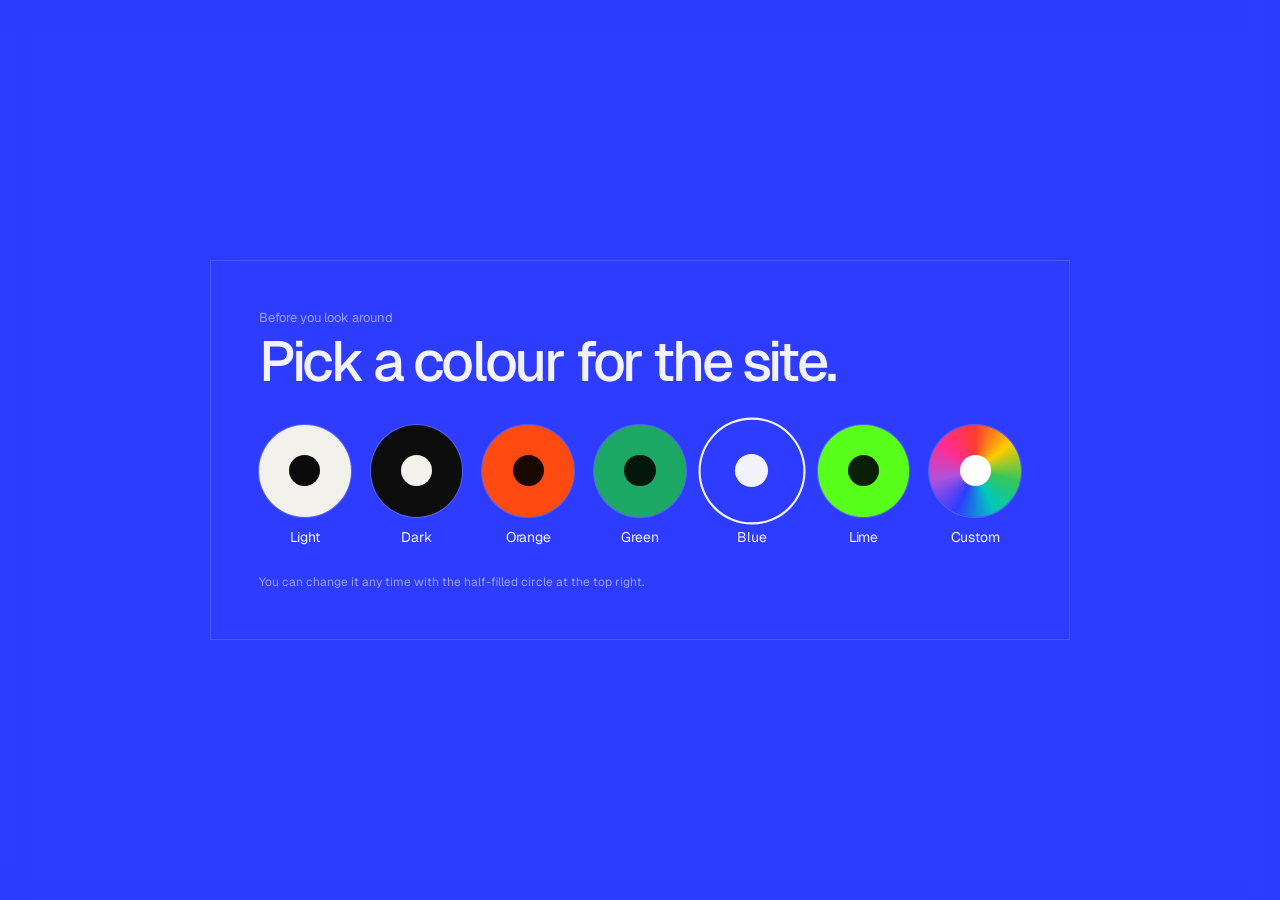
<file: index.html>
<!doctype html>
<html lang="en">
<head>
<meta charset="utf-8">
<meta name="viewport" content="width=device-width, initial-scale=1">
<title>SouthCircle | Technology company for consumer apps</title>
<meta name="description" content="SouthCircle is a technology company that creates and operates consumer apps designed to become part of everyday life. Product, design, engineering and operations, from Lagos, Nigeria.">
<script>/* each page has its own title and description, picked from the address (/services etc.) and kept in step as visitors move between pages */
(function(){var P={"":["SouthCircle | Technology company for consumer apps","SouthCircle is a technology company that creates and operates consumer apps designed to become part of everyday life. Product, design, engineering and operations, from Lagos, Nigeria."],"products":["Products | SouthCircle","The consumer apps SouthCircle creates and operates, built to become part of everyday life. Tap any product to see what it does and where to get it."],"stats":["SouthCircle in numbers | SouthCircle","Products launched, revenue enabled, monthly usage and people reached: what SouthCircle’s consumer apps have done so far."],"services":["Services: product, design, engineering and operations | SouthCircle","SouthCircle builds consumer products end to end: product strategy and prototypes, UX and interface design, web and mobile engineering, and 24/7 operations."],"gallery":["Gallery: life at SouthCircle","The life we live outside building products: photos from the SouthCircle team in Lagos, Nigeria."],"careers":["Careers at SouthCircle | Join our team","Past and present SouthCircle team members have contributed to the world’s greatest projects. See their work and join the team in Lagos."],"contact":["Contact SouthCircle | Start a conversation","Start a project with SouthCircle. Email hello@southcircle.io or send a message about what you’re building."]};function seo(path){var p=P[String(path||"").replace(/^\/+|\/+$/g,"").toLowerCase()]||P[""];document.title=p[0];var m=document.querySelector('meta[name="description"]');if(m)m.content=p[1]}seo(location.pathname);var r=history.replaceState;history.replaceState=function(s,t,u){r.apply(this,arguments);if(u!=null)seo(new URL(u,location.href).pathname)}})();</script>
<meta name="robots" content="index, follow, max-image-preview:large">
<meta property="og:type" content="website">
<meta property="og:site_name" content="SouthCircle">
<meta property="og:title" content="SouthCircle | Technology company for consumer apps">
<meta property="og:description" content="SouthCircle is a technology company that creates and operates consumer apps designed to become part of everyday life. Product, design, engineering and operations, from Lagos, Nigeria.">
<meta property="og:url" content="https://southcircle.io/">
<meta property="og:image" content="https://southcircle.io/og.jpg?v=3">
<meta property="og:image:width" content="1200">
<meta property="og:image:height" content="630">
<meta property="og:image:alt" content="SouthCircle: technology company for consumer apps">
<meta property="og:locale" content="en_US">
<meta name="twitter:card" content="summary_large_image">
<meta name="twitter:site" content="@southcircle">
<meta name="twitter:title" content="SouthCircle | Technology company for consumer apps">
<meta name="twitter:description" content="SouthCircle is a technology company that creates and operates consumer apps designed to become part of everyday life. Product, design, engineering and operations, from Lagos, Nigeria.">
<meta name="twitter:image" content="https://southcircle.io/og.jpg?v=3">
<link rel="apple-touch-icon" href="/apple-touch-icon.png?v=2">
<script type="application/ld+json">{"@context":"https://schema.org","@graph":[{"@type":"Organization","@id":"https://southcircle.io/#org","name":"SouthCircle","url":"https://southcircle.io/","logo":"https://southcircle.io/icon-192.png","image":"https://southcircle.io/og.jpg?v=3","description":"Technology company that creates and operates consumer apps.","email":"hello@southcircle.io","address":{"@type":"PostalAddress","addressLocality":"Lagos","addressCountry":"NG"},"sameAs":["https://x.com/southcircle","https://www.linkedin.com/company/southcircle","https://instagram.com/southcircle","https://www.tiktok.com/@southcircle"],"alternateName":["South Circle","southcircle.io"],"slogan":"Imagine more.","foundingLocation":{"@type":"Place","name":"Lagos, Nigeria"},"areaServed":"Worldwide","knowsAbout":["Consumer apps","Product strategy","UX design","Mobile app development","Web development","Fintech","Logistics software"],"contactPoint":[{"@type":"ContactPoint","contactType":"sales","email":"hello@southcircle.io"},{"@type":"ContactPoint","contactType":"partnerships","email":"partnerships@southcircle.io"},{"@type":"ContactPoint","contactType":"press","email":"press@southcircle.io"}],"makesOffer":[{"@type":"Offer","itemOffered":{"@type":"Service","name":"Product services","description":"Product strategy, research, roadmaps and clickable prototypes for consumer apps.","provider":{"@id":"https://southcircle.io/#org"}}},{"@type":"Offer","itemOffered":{"@type":"Service","name":"Design services","description":"UX and interface design, design systems, motion and brand for product.","provider":{"@id":"https://southcircle.io/#org"}}},{"@type":"Offer","itemOffered":{"@type":"Service","name":"Engineering services","description":"Web and mobile software, APIs, payments, data and AI features, shipped every week.","provider":{"@id":"https://southcircle.io/#org"}}},{"@type":"Offer","itemOffered":{"@type":"Service","name":"Operations services","description":"Cloud, monitoring, security and growth experiments that keep products running 24/7.","provider":{"@id":"https://southcircle.io/#org"}}}]},{"@type":"WebSite","@id":"https://southcircle.io/#site","url":"https://southcircle.io/","name":"SouthCircle","alternateName":["South Circle","southcircle.io"],"publisher":{"@id":"https://southcircle.io/#org"},"inLanguage":"en"}]}</script>
<meta name="theme-color" content="#2d3cff">
<script>var d=document.documentElement;try{var s=JSON.parse(localStorage.getItem("sc-site")||"{}");if(s.intro===false)d.classList.add("no-intro");if(s.picker===false)d.classList.add("no-pick")}catch(e){}try{var t=localStorage.getItem("sc-theme")||"blue";if(t=="custom"){var c=JSON.parse(localStorage.getItem("sc-custom"));for(var k in c.v)d.style.setProperty(k,c.v[k])}d.dataset.theme=t;var ink=t=="custom"?(c.v["--ink"]||""):"",lt=t=="dark"||t=="blue"||(ink&&parseInt(ink.slice(1,3),16)*.3+parseInt(ink.slice(3,5),16)*.59+parseInt(ink.slice(5,7),16)*.11>128);d.style.setProperty("--logo-filter",lt?"brightness(0) invert(1)":"brightness(0)")}catch(e){d.dataset.theme="blue"}</script>
<style>html.no-intro .loader{display:none}html.no-pick #themeBtn{display:none}</style>
<link rel="icon" href="/favicon.ico" sizes="48x48">
<link rel="icon" href="/favicon.svg?v=4" type="image/svg+xml">
<link rel="icon" href="/icon-192.png" type="image/png" sizes="192x192">
<meta name="application-name" content="SouthCircle">
<meta name="apple-mobile-web-app-title" content="SouthCircle">
<link rel="preconnect" href="https://fonts.googleapis.com">
<link rel="preconnect" href="https://fonts.gstatic.com" crossorigin>
<link href="https://fonts.googleapis.com/css2?family=Geist:wght@300..800&display=swap" rel="stylesheet">
<link rel="preload" href="/fonts/spar.woff" as="font" type="font/woff" crossorigin>
<script>/* files load with a 5-minute stamp, so site updates reach visitors within minutes */
var SCV=Math.floor(Date.now()/3e5);["site.css?v=26","numbers.css?v=37","team.css?v=36","gallery.css?v=5"].forEach(function(f){document.write('<link rel="stylesheet" href="/'+f+'&t='+SCV+'">')});</script>
<noscript><link rel="stylesheet" href="/site.css?v=26"><link rel="stylesheet" href="/numbers.css?v=37"><link rel="stylesheet" href="/team.css?v=36"><link rel="stylesheet" href="/gallery.css?v=5"></noscript>
</head>
<body data-page="home">

<div class="loader" id="loader" aria-hidden="true">
  <p class="ld__intro"><span>We</span> <span>build</span> <span>products</span> <span>with</span></p>
  <div class="ld__blue"><div class="ld__bg"></div></div>
  <span class="ld__skip">Click to skip</span>
</div>

<svg width="0" height="0" style="position:absolute" aria-hidden="true" focusable="false"><defs><filter id="tint-orange" color-interpolation-filters="sRGB"><feColorMatrix type="matrix" values=".3 .59 .11 0 0 .3 .59 .11 0 0 .3 .59 .11 0 0 0 0 0 1 0"/><feComponentTransfer><feFuncR type="table" tableValues="0.102 1 1"/><feFuncG type="table" tableValues="0.031 0.29 0.945"/><feFuncB type="table" tableValues="0 0.071 0.91"/></feComponentTransfer></filter><filter id="tint-green" color-interpolation-filters="sRGB"><feColorMatrix type="matrix" values=".3 .59 .11 0 0 .3 .59 .11 0 0 .3 .59 .11 0 0 0 0 0 1 0"/><feComponentTransfer><feFuncR type="table" tableValues="0.016 0.118 0.918"/><feFuncG type="table" tableValues="0.09 0.659 1"/><feFuncB type="table" tableValues="0.051 0.4 0.949"/></feComponentTransfer></filter><filter id="tint-blue" color-interpolation-filters="sRGB"><feColorMatrix type="matrix" values=".3 .59 .11 0 0 .3 .59 .11 0 0 .3 .59 .11 0 0 0 0 0 1 0"/><feComponentTransfer><feFuncR type="table" tableValues="0.039 0.176 0.949"/><feFuncG type="table" tableValues="0.059 0.235 0.953"/><feFuncB type="table" tableValues="0.302 1 1"/></feComponentTransfer></filter><filter id="tint-lime" color-interpolation-filters="sRGB"><feColorMatrix type="matrix" values=".3 .59 .11 0 0 .3 .59 .11 0 0 .3 .59 .11 0 0 0 0 0 1 0"/><feComponentTransfer><feFuncR type="table" tableValues="0.041 0.341 0.954"/><feFuncG type="table" tableValues="0.12 1 1"/><feFuncB type="table" tableValues="0.012 0.102 0.937"/></feComponentTransfer></filter><filter id="tint-custom" color-interpolation-filters="sRGB"><feColorMatrix type="matrix" values=".3 .59 .11 0 0 .3 .59 .11 0 0 .3 .59 .11 0 0 0 0 0 1 0"/><feComponentTransfer><feFuncR type="table" tableValues="0 .5 1"/><feFuncG type="table" tableValues="0 .5 1"/><feFuncB type="table" tableValues="0 .5 1"/></feComponentTransfer></filter></defs></svg>

<div class="tp" id="tp" role="dialog" aria-modal="true" aria-labelledby="tpTitle" hidden>
  <div class="tp__card">
    <p class="tp__k">Before you look around</p>
    <h2 class="tp__title" id="tpTitle">Pick a colour for the site.</h2>
    <div class="tp__opts">
      <button class="tp__o" type="button" data-theme="light" style="--a:#f3f1ec;--b:#0b0b0b"><span class="tp__sw"></span>Light</button>
      <button class="tp__o" type="button" data-theme="dark" style="--a:#0d0d0d;--b:#f3f1ec"><span class="tp__sw"></span>Dark</button>
      <button class="tp__o" type="button" data-theme="orange" style="--a:#ff4a12;--b:#1a0800"><span class="tp__sw"></span>Orange</button>
      <button class="tp__o" type="button" data-theme="green" style="--a:#1ea866;--b:#04170d"><span class="tp__sw"></span>Green</button>
      <button class="tp__o" type="button" data-theme="blue" style="--a:#2d3cff;--b:#f2f3ff"><span class="tp__sw"></span>Blue</button>
      <button class="tp__o" type="button" data-theme="lime" style="--a:#57ff1a;--b:#0a1f03"><span class="tp__sw"></span>Lime</button>
      <label class="tp__c" title="Pick any colour"><span class="tp__sw tp__wheel"></span>Custom<input class="tp__color" type="color" value="#7a3cff" aria-label="Pick your own colour"></label>
    </div>
    <p class="tp__note">You can change it any time with the half-filled circle at the top right.</p>
  </div>
</div>

<div class="ring-wrap" aria-hidden="true">
  <div class="ring" id="ring" data-text="IMAGINE MORE " data-reps="2"></div>
</div>

<!-- products orbiting the ring (Products page). Edit the PRODUCTS list in the script. -->
<div class="orbit" id="orbit" aria-label="Our products"></div>

<header class="nav">
  <a href="/" class="nav__brand" data-go="0" aria-label="SouthCircle"><svg class="logo" role="img" aria-label="SouthCircle" viewBox="0 0 954 143" fill="none" xmlns="http://www.w3.org/2000/svg"><path d="M209.08 129.56C200.013 129.56 192.12 127.907 185.4 124.6C178.787 121.293 173.56 116.707 169.72 110.84C165.88 104.973 163.64 98.1468 163 90.3601L180.76 89.2401C181.507 94.5734 183.053 99.107 185.4 102.84C187.747 106.467 190.893 109.24 194.84 111.16C198.893 112.973 203.747 113.88 209.4 113.88C214.307 113.88 218.467 113.293 221.88 112.12C225.4 110.84 228.067 108.973 229.88 106.52C231.693 104.067 232.6 101.08 232.6 97.5601C232.6 94.3601 231.8 91.5334 230.2 89.0801C228.707 86.5201 225.773 84.2268 221.4 82.2001C217.133 80.0668 210.84 77.9868 202.52 75.9601C193.453 73.7201 186.2 71.2668 180.76 68.6001C175.32 65.9334 171.373 62.6268 168.92 58.6801C166.573 54.6268 165.4 49.6668 165.4 43.8001C165.4 37.2934 166.947 31.5868 170.04 26.6801C173.24 21.6668 177.773 17.7734 183.64 15.0001C189.507 12.2268 196.547 10.8401 204.76 10.8401C213.4 10.8401 220.76 12.4401 226.84 15.6401C233.027 18.8401 237.88 23.2134 241.4 28.7601C245.027 34.3068 247.267 40.6534 248.12 47.8001L230.36 48.7601C229.827 44.3868 228.493 40.5468 226.36 37.2401C224.227 33.8267 221.347 31.2134 217.72 29.4001C214.093 27.4801 209.667 26.5201 204.44 26.5201C197.827 26.5201 192.6 28.0668 188.76 31.1601C185.027 34.1467 183.16 38.1467 183.16 43.1601C183.16 46.3601 183.907 49.0801 185.4 51.3201C187 53.4534 189.773 55.3201 193.72 56.9201C197.773 58.5201 203.48 60.2268 210.84 62.0401C220.653 64.2801 228.44 67.0534 234.2 70.3601C240.067 73.5601 244.227 77.3468 246.68 81.7201C249.133 86.0934 250.36 91.0534 250.36 96.6001C250.36 103.32 248.6 109.187 245.08 114.2C241.667 119.107 236.867 122.893 230.68 125.56C224.493 128.227 217.293 129.56 209.08 129.56Z" fill="currentColor"/><path d="M299.962 128.92C291.856 128.92 284.763 127.107 278.683 123.48C272.603 119.853 267.909 114.68 264.603 107.96C261.296 101.24 259.643 93.4002 259.643 84.4402C259.643 75.3735 261.296 67.5335 264.603 60.9202C267.909 54.3069 272.603 49.1869 278.683 45.5602C284.763 41.8269 291.856 39.9602 299.962 39.9602C308.069 39.9602 315.163 41.8269 321.243 45.5602C327.323 49.1869 332.016 54.3069 335.323 60.9202C338.629 67.5335 340.283 75.3735 340.283 84.4402C340.283 93.4002 338.629 101.24 335.323 107.96C332.016 114.68 327.323 119.853 321.243 123.48C315.163 127.107 308.069 128.92 299.962 128.92ZM299.962 114.2C307.216 114.2 312.816 111.587 316.762 106.36C320.709 101.027 322.683 93.7202 322.683 84.4402C322.683 75.1602 320.709 67.9069 316.762 62.6802C312.816 57.3469 307.216 54.6802 299.962 54.6802C292.816 54.6802 287.216 57.3469 283.162 62.6802C279.216 67.9069 277.243 75.1602 277.243 84.4402C277.243 93.7202 279.216 101.027 283.162 106.36C287.216 111.587 292.816 114.2 299.962 114.2Z" fill="currentColor"/><path d="M377.423 128.92C368.889 128.92 362.062 126.093 356.943 120.44C351.929 114.68 349.423 106.733 349.423 96.6001V41.8801H366.383V92.2801C366.383 99.96 367.716 105.613 370.383 109.24C373.049 112.867 377.102 114.68 382.542 114.68C388.729 114.68 393.529 112.707 396.943 108.76C400.463 104.707 402.223 99.053 402.223 91.8001V41.8801H419.182V127H403.342L403.023 104.76L405.423 105.72C403.929 113.187 400.783 118.947 395.982 123C391.182 126.947 384.996 128.92 377.423 128.92Z" fill="currentColor"/><path d="M463.594 127C455.487 127 449.514 125.133 445.674 121.4C441.834 117.667 439.914 111.853 439.914 103.96V21.8801H456.874V102.68C456.874 106.627 457.727 109.347 459.434 110.84C461.14 112.333 463.754 113.08 467.274 113.08H479.434V127H463.594ZM426.954 55.8001V41.8801H479.434V55.8001H426.954Z" fill="currentColor"/><path d="M487.641 127V13.4001H504.601V61.0801L502.521 60.7601C503.481 55.9601 505.241 52.0668 507.801 49.0801C510.361 45.9868 513.508 43.6934 517.241 42.2001C520.975 40.7068 525.081 39.9601 529.561 39.9601C535.748 39.9601 540.975 41.3468 545.241 44.1201C549.508 46.7868 552.708 50.5734 554.841 55.4801C557.081 60.3868 558.201 65.9868 558.201 72.2801V127H541.241V76.7601C541.241 69.0801 539.908 63.4268 537.241 59.8001C534.681 56.0668 530.628 54.2001 525.081 54.2001C518.895 54.2001 513.935 56.1734 510.201 60.1201C506.468 63.9601 504.601 69.6134 504.601 77.0801V127H487.641Z" fill="currentColor"/><path d="M621.052 129.56C610.812 129.56 601.799 127.213 594.013 122.52C586.226 117.72 580.146 110.893 575.772 102.04C571.399 93.1868 569.212 82.6268 569.212 70.3601C569.212 58.2001 571.346 47.6934 575.612 38.8401C579.986 29.8801 586.066 23.0001 593.853 18.2001C601.639 13.2934 610.759 10.8401 621.212 10.8401C635.293 10.8401 646.226 14.3601 654.013 21.4001C661.799 28.4401 666.866 38.2001 669.212 50.6801L651.133 51.6401C649.639 43.8534 646.439 37.7734 641.533 33.4001C636.626 28.9201 629.853 26.6801 621.212 26.6801C614.279 26.6801 608.253 28.4401 603.133 31.9601C598.119 35.4801 594.173 40.4934 591.293 47.0001C588.519 53.5068 587.133 61.2934 587.133 70.3601C587.133 79.4268 588.519 87.2134 591.293 93.7201C594.173 100.227 598.173 105.187 603.293 108.6C608.413 112.013 614.332 113.72 621.052 113.72C630.226 113.72 637.319 111.32 642.333 106.52C647.453 101.613 650.652 94.8934 651.932 86.3601L670.013 87.3201C668.626 95.9601 665.853 103.427 661.693 109.72C657.533 116.013 652.039 120.92 645.212 124.44C638.386 127.853 630.332 129.56 621.052 129.56Z" fill="currentColor"/><path d="M679.766 127V41.8801H696.726V127H679.766ZM679.446 29.5601V12.6001H697.046V29.5601H679.446Z" fill="currentColor"/><path d="M714.11 127V41.8801H729.63L730.27 64.4401L728.83 63.9601C730.003 56.2801 732.35 50.6801 735.87 47.1601C739.497 43.6401 744.35 41.8801 750.43 41.8801H758.59V57.0801H750.43C746.163 57.0801 742.59 57.7734 739.71 59.1601C736.83 60.5468 734.643 62.6801 733.15 65.5601C731.763 68.4401 731.07 72.1734 731.07 76.7601V127H714.11Z" fill="currentColor"/><path d="M797.713 128.92C789.606 128.92 782.513 127.107 776.432 123.48C770.352 119.853 765.659 114.68 762.352 107.96C759.046 101.24 757.393 93.4002 757.393 84.4402C757.393 75.4802 759.046 67.6935 762.352 61.0802C765.659 54.3602 770.352 49.1869 776.432 45.5602C782.513 41.8269 789.606 39.9602 797.713 39.9602C804.646 39.9602 810.779 41.1869 816.112 43.6402C821.552 45.9869 825.926 49.4535 829.232 54.0402C832.646 58.6269 834.832 64.2269 835.792 70.8402L818.033 71.8002C817.179 66.2535 814.939 62.0402 811.312 59.1602C807.686 56.1735 803.153 54.6802 797.713 54.6802C790.566 54.6802 784.966 57.3469 780.912 62.6802C776.966 67.9069 774.992 75.1602 774.992 84.4402C774.992 93.7202 776.966 101.027 780.912 106.36C784.966 111.587 790.566 114.2 797.713 114.2C803.153 114.2 807.686 112.707 811.312 109.72C814.939 106.627 817.179 101.987 818.033 95.8002L835.792 96.7602C834.832 103.267 832.646 108.92 829.232 113.72C825.926 118.52 821.552 122.253 816.112 124.92C810.779 127.587 804.646 128.92 797.713 128.92Z" fill="currentColor"/><path d="M862.607 127C857.061 127 852.581 125.56 849.167 122.68C845.754 119.8 844.047 115.213 844.047 108.92V13.4001H861.008V107.32C861.008 109.24 861.487 110.68 862.448 111.64C863.514 112.6 865.008 113.08 866.927 113.08H873.648V127H862.607Z" fill="currentColor"/><path d="M915.15 128.92C906.83 128.92 899.63 127.107 893.55 123.48C887.577 119.853 882.937 114.68 879.63 107.96C876.43 101.24 874.83 93.4002 874.83 84.4402C874.83 75.4802 876.43 67.6935 879.63 61.0802C882.937 54.3602 887.577 49.1869 893.55 45.5602C899.523 41.8269 906.563 39.9602 914.67 39.9602C922.35 39.9602 929.123 41.7735 934.99 45.4002C940.857 48.9202 945.39 54.0402 948.59 60.7602C951.897 67.4802 953.55 75.5869 953.55 85.0802V89.4002H892.43C892.857 97.7202 895.043 103.96 898.99 108.12C903.043 112.28 908.483 114.36 915.31 114.36C920.323 114.36 924.483 113.187 927.79 110.84C931.097 108.493 933.39 105.347 934.67 101.4L952.27 102.52C950.03 110.413 945.603 116.813 938.99 121.72C932.483 126.52 924.537 128.92 915.15 128.92ZM892.43 76.6002H935.63C935.097 69.0269 932.91 63.4269 929.07 59.8002C925.337 56.1735 920.537 54.3602 914.67 54.3602C908.59 54.3602 903.577 56.2802 899.63 60.1202C895.79 63.8535 893.39 69.3468 892.43 76.6002Z" fill="currentColor"/><path d="M71.5 6C107.675 6 137 35.3253 137 71.5C137 107.675 107.675 137 71.5 137C35.3253 137 6 107.675 6 71.5C6 35.3253 35.3253 6 71.5 6Z" stroke-width="12" stroke="currentColor"/><path d="M72.6545 108.258C66.8935 108.258 61.9185 107.243 57.7285 105.214C53.5385 103.184 50.2325 100.369 47.8105 96.7687C45.4535 93.1026 44.0785 88.8474 43.6865 84.003L56.6486 83.2174C57.0406 86.2288 57.8925 88.7819 59.2015 90.8768C60.5765 92.9717 62.3765 94.5756 64.6025 95.6885C66.8935 96.7359 69.6425 97.2596 72.8505 97.2596C75.6005 97.2596 77.9245 96.9323 79.8225 96.2777C81.7865 95.5575 83.2595 94.5428 84.2415 93.2335C85.2895 91.8588 85.8126 90.1894 85.8126 88.2255C85.8126 86.4579 85.3876 84.8868 84.5366 83.512C83.6856 82.0718 82.0485 80.7952 79.6265 79.6823C77.2045 78.5039 73.6035 77.3583 68.8245 76.2454C63.0635 74.9361 58.4485 73.4631 54.9785 71.8265C51.5095 70.1244 48.9885 68.0295 47.4175 65.5419C45.8465 62.9887 45.0605 59.8137 45.0605 56.0167C45.0605 51.9579 46.0755 48.3901 48.1055 45.3132C50.1345 42.1709 53.0145 39.7487 56.7465 38.0466C60.4775 36.279 64.9625 35.3953 70.1995 35.3953C75.7635 35.3953 80.4775 36.41 84.3395 38.4394C88.2025 40.4033 91.2465 43.1201 93.4725 46.5898C95.6985 50.0594 97.0726 54.0528 97.5966 58.5699L84.7325 59.159C84.4055 56.6059 83.6195 54.3801 82.3755 52.4816C81.1975 50.5831 79.5606 49.1102 77.4666 48.0627C75.4366 46.9498 72.9485 46.3934 70.0035 46.3934C66.3365 46.3934 63.4235 47.2444 61.2635 48.9465C59.1685 50.5831 58.1215 52.7762 58.1215 55.5257C58.1215 57.4242 58.5465 58.9954 59.3975 60.2392C60.3145 61.483 61.9185 62.5632 64.2095 63.4797C66.5005 64.3308 69.7085 65.2473 73.8325 66.2293C80.0515 67.5386 84.9945 69.2079 88.6605 71.2373C92.3265 73.2667 94.9455 75.6235 96.5165 78.3075C98.0875 80.9916 98.8735 84.0685 98.8735 87.5381C98.8735 91.7933 97.7925 95.4921 95.6325 98.6344C93.4725 101.711 90.4286 104.101 86.5005 105.803C82.5725 107.439 77.9575 108.258 72.6545 108.258Z" fill="currentColor"/></svg></a>
  <nav class="nav__links">
    <a href="/products" data-go="1">Products</a>
    <a href="/stats" data-go="2">Stats</a>
    <a href="/services" data-go="3">Services</a>
    <a href="/gallery" data-go="4">Gallery</a>
    <a href="/careers" data-go="5">Careers</a>
  </nav>
  <div class="nav__end"><button class="nav__theme" id="themeBtn" type="button" aria-label="Change the colour of the site"></button><a href="/contact" class="nav__cta" data-go="6">Start a project ↗</a></div>
</header>

<nav class="progress" aria-label="Pages"></nav>
<div class="counter" id="counter">01</div>

<main class="stage" id="stage">

  <!-- 01 Home: IMAGINE MORE, alone -->
  <section class="page hero is-active" id="home" data-name="Home">
    <h1 class="sr">SouthCircle: technology company for consumer apps. Imagine more.</h1>
    <div class="trust rv" style="--d:2" hidden>
      <p class="trust__k">Trusted by teams building real products:</p>
      <ul class="trust__list"></ul>
    </div>
  </section>

  <!-- 02 Products: the statement, with our apps orbiting it -->
  <section class="page statement" id="products" data-name="Products">
    <h2 class="sr">Our products: consumer apps we create and operate</h2>
    <div class="st__body"><p class="say"><span class="w" style="--i:0;--r:-2deg">We</span> <span class="w" style="--i:1;--r:1.5deg">create</span> <span class="w" style="--i:2;--r:-1deg">and</span> <span class="w" style="--i:3;--r:2deg">operate</span> <span class="w em" style="--i:4"><b>consumer</b><i>consumer</i></span> <span class="w em" style="--i:5"><b>apps</b><i>apps</i></span> <span class="w" style="--i:6;--r:-1.5deg">designed</span> <span class="w" style="--i:7;--r:0deg">to</span> <span class="w" style="--i:8;--r:1deg">become</span> <span class="w" style="--i:9;--r:-2deg">part</span> <span class="w" style="--i:10;--r:1.5deg">of</span> <span class="w em" style="--i:11"><b>everyday</b><i>everyday</i></span> <span class="w em" style="--i:12"><b>life.</b><i>life.</i></span></p></div>
    <p class="orbit-hint rv" style="--d:6">Hover a circle to pause · click to open</p>
  </section>

  <!-- 03 Stats: what we've done so far -->
  <section class="page nums" id="stats" data-name="Stats">
    <h2 class="sr">SouthCircle in numbers</h2>
    <div class="nums__grid">
      <div class="num rv" style="--d:1"><span class="num__l">Products<br>launched</span><span class="num__v"><b data-to="5">5</b></span></div>
      <div class="num rv" style="--d:2"><span class="num__l">Revenue<br>enabled</span><span class="num__v">$<b data-to="1">1</b>M</span></div>
      <div class="num rv" style="--d:3"><span class="num__l">Monthly<br>usage</span><span class="num__v"><b data-to="20000">20,000</b></span></div>
      <div class="num rv" style="--d:4"><span class="num__l">People<br>reached</span><span class="num__v"><b data-to="200000">200,000</b></span></div>
    </div>
  </section>

  <!-- 03 Services: pick a service on the left, its picture and summary show on the right -->
  <section class="page svx" id="services" data-name="Services">
    <div class="svx__head rv" style="--d:0"><h2>Services</h2></div>
    <div class="svx__body">
      <ul class="svx__list rv" style="--d:2"><li><button type="button" class="svx__row on" data-svc="0" aria-pressed="true"><span class="svx__n">01</span><span class="svx__name">Product</span></button></li><li><button type="button" class="svx__row" data-svc="1" aria-pressed="false"><span class="svx__n">02</span><span class="svx__name">Design</span></button></li><li><button type="button" class="svx__row" data-svc="2" aria-pressed="false"><span class="svx__n">03</span><span class="svx__name">Engineering</span></button></li><li><button type="button" class="svx__row" data-svc="3" aria-pressed="false"><span class="svx__n">04</span><span class="svx__name">Operations</span></button></li></ul>
      <div class="svx__panes rv" style="--d:3"><div class="svx__pane on" data-pane="0"><svg class="svx__art" viewBox="0 0 400 300" preserveAspectRatio="xMidYMid slice" role="img" aria-label="Product"><rect width="400" height="300" fill="#ff4a12"/><g class="sa-float"><rect x="46" y="58" width="120" height="78" fill="#f3f1ec"/><rect x="60" y="74" width="70" height="8" fill="#0b0b0b"/><rect x="60" y="92" width="88" height="6" fill="#0b0b0b" opacity=".35"/><rect x="60" y="106" width="56" height="6" fill="#0b0b0b" opacity=".35"/></g><path class="sa-draw" d="M106 170 C 150 240, 220 120, 270 190 S 330 200, 344 120" fill="none" stroke="#0b0b0b" stroke-width="4" stroke-linecap="round" stroke-dasharray="8 10"/><circle cx="106" cy="170" r="10" fill="#0b0b0b"/><circle cx="198" cy="176" r="8" fill="#f3f1ec"/><circle class="sa-pulse" cx="344" cy="120" r="22" fill="none" stroke="#0b0b0b" stroke-width="4"/><circle cx="344" cy="120" r="9" fill="#0b0b0b"/></svg><p class="svx__desc">We find the problem worth solving and shape the smallest product that proves it: research, strategy, roadmaps and clickable prototypes.</p><button class="svx__cta" type="button" data-msg>Start a product project</button></div><div class="svx__pane" data-pane="1"><svg class="svx__art" viewBox="0 0 400 300" preserveAspectRatio="xMidYMid slice" role="img" aria-label="Design"><rect width="400" height="300" fill="#ff9cc9"/><rect x="40" y="40" width="200" height="220" fill="#f3f1ec"/><circle cx="96" cy="100" r="30" fill="#ff4a12"/><rect x="62" y="150" width="156" height="12" fill="#0b0b0b"/><rect x="62" y="172" width="110" height="10" fill="#0b0b0b" opacity=".3"/><rect x="62" y="208" width="80" height="30" fill="#0b0b0b"/><g class="sa-float2"><rect x="262" y="60" width="98" height="98" fill="#2d3cff"/><rect x="262" y="176" width="98" height="64" fill="#0b0b0b"/></g><path class="sa-cursor" d="M210 120 l0 34 l9 -9 l7 15 l6 -3 l-7 -15 l12 0 z" fill="#0b0b0b" stroke="#f3f1ec" stroke-width="2"/></svg><p class="svx__desc">Interfaces people understand at a glance and enjoy coming back to: UX and interface design, design systems, motion and brand for product.</p><button class="svx__cta" type="button" data-msg>Start a design project</button></div><div class="svx__pane" data-pane="2"><svg class="svx__art" viewBox="0 0 400 300" preserveAspectRatio="xMidYMid slice" role="img" aria-label="Engineering"><rect width="400" height="300" fill="#0b0b0b"/><g font-family="ui-monospace,monospace" font-size="15"><text x="44" y="70" fill="#ff4a12">const</text><text x="98" y="70" fill="#f3f1ec">app = build({</text><text x="64" y="100" fill="#8f8d88">web: true, ios: true,</text><text x="64" y="130" fill="#8f8d88">payments: </text><text x="152" y="130" fill="#ff9cc9">'ready'</text><text x="44" y="160" fill="#f3f1ec">})</text><text x="44" y="200" fill="#ff4a12">ship</text><text x="82" y="200" fill="#f3f1ec">(app)</text><rect class="sa-caret" x="130" y="186" width="9" height="18" fill="#f3f1ec"/></g><g class="sa-bars" fill="#2d3cff"><rect x="268" y="150" width="18" height="90"/><rect x="296" y="120" width="18" height="120"/><rect x="324" y="90" width="18" height="150"/></g><text x="264" y="268" font-family="ui-monospace,monospace" font-size="12" fill="#8f8d88">deploys / week</text></svg><p class="svx__desc">Fast, reliable web and mobile software, from APIs and payments to data and AI features, tested and shipped to your users every week.</p><button class="svx__cta" type="button" data-msg>Start an engineering project</button></div><div class="svx__pane" data-pane="3"><svg class="svx__art" viewBox="0 0 400 300" preserveAspectRatio="xMidYMid slice" role="img" aria-label="Operations"><style>.ops-up rect{animation:opsUp 3s ease-in-out infinite;animation-delay:calc(var(--i) * .07s)}@keyframes opsUp{50%{fill:#ff9cc9}}.ops-run{animation:opsRun 2.6s linear infinite}@keyframes opsRun{from{stroke-dashoffset:100}to{stroke-dashoffset:0}}@media (prefers-reduced-motion:reduce){.ops-up rect,.ops-run{animation:none}}</style><rect width="400" height="300" fill="#2d3cff"/><rect x="40" y="46" width="172" height="40" rx="20" fill="#f3f1ec"/><circle class="sa-blink" cx="62" cy="66" r="6" fill="#1d9e5a"/><text x="76" y="71.5" font-family="Geist,system-ui,sans-serif" font-size="15" fill="#0b0b0b">All systems up</text><g class="ops-up" fill="#f3f1ec"><rect x="40.0" y="100" width="7.4" height="28" rx="2" style="--i:0"/><rect x="50.7" y="100" width="7.4" height="28" rx="2" style="--i:1"/><rect x="61.4" y="100" width="7.4" height="28" rx="2" style="--i:2"/><rect x="72.1" y="100" width="7.4" height="28" rx="2" style="--i:3"/><rect x="82.8" y="100" width="7.4" height="28" rx="2" style="--i:4"/><rect x="93.5" y="100" width="7.4" height="28" rx="2" style="--i:5"/><rect x="104.2" y="100" width="7.4" height="28" rx="2" style="--i:6"/><rect x="114.9" y="100" width="7.4" height="28" rx="2" style="--i:7"/><rect x="125.6" y="100" width="7.4" height="28" rx="2" style="--i:8"/><rect x="136.3" y="100" width="7.4" height="28" rx="2" style="--i:9"/><rect x="147.0" y="100" width="7.4" height="28" rx="2" style="--i:10"/><rect x="157.7" y="100" width="7.4" height="28" rx="2" style="--i:11" opacity=".4"/><rect x="168.4" y="100" width="7.4" height="28" rx="2" style="--i:12"/><rect x="179.1" y="100" width="7.4" height="28" rx="2" style="--i:13"/><rect x="189.8" y="100" width="7.4" height="28" rx="2" style="--i:14"/><rect x="200.5" y="100" width="7.4" height="28" rx="2" style="--i:15"/><rect x="211.2" y="100" width="7.4" height="28" rx="2" style="--i:16"/><rect x="221.9" y="100" width="7.4" height="28" rx="2" style="--i:17"/><rect x="232.6" y="100" width="7.4" height="28" rx="2" style="--i:18"/><rect x="243.3" y="100" width="7.4" height="28" rx="2" style="--i:19"/><rect x="254.0" y="100" width="7.4" height="28" rx="2" style="--i:20"/><rect x="264.7" y="100" width="7.4" height="28" rx="2" style="--i:21"/><rect x="275.4" y="100" width="7.4" height="28" rx="2" style="--i:22"/><rect x="286.1" y="100" width="7.4" height="28" rx="2" style="--i:23" opacity=".4"/><rect x="296.8" y="100" width="7.4" height="28" rx="2" style="--i:24"/><rect x="307.5" y="100" width="7.4" height="28" rx="2" style="--i:25"/><rect x="318.2" y="100" width="7.4" height="28" rx="2" style="--i:26"/><rect x="328.9" y="100" width="7.4" height="28" rx="2" style="--i:27"/><rect x="339.6" y="100" width="7.4" height="28" rx="2" style="--i:28"/><rect x="350.3" y="100" width="7.4" height="28" rx="2" style="--i:29"/></g><text x="40" y="143" font-family="Geist,system-ui,sans-serif" font-size="10" fill="#f3f1ec" opacity=".6">90 days ago</text><text x="360" y="143" text-anchor="end" font-family="Geist,system-ui,sans-serif" font-size="10" fill="#f3f1ec" opacity=".6">Today</text><path d="M40 228 H360" stroke="#f3f1ec" stroke-opacity=".25" stroke-width="1.5"/><path d="M40 204 L80 196 L120 207 L160 178 L200 189 L240 163 L280 172 L320 146 L360 152 L360 228 L40 228 Z" fill="#f3f1ec" opacity=".12"/><path d="M40 204 L80 196 L120 207 L160 178 L200 189 L240 163 L280 172 L320 146 L360 152" fill="none" stroke="#f3f1ec" stroke-width="3" stroke-linejoin="round" stroke-linecap="round"/><path class="ops-run" d="M40 204 L80 196 L120 207 L160 178 L200 189 L240 163 L280 172 L320 146 L360 152" pathLength="100" stroke-dasharray="10 90" fill="none" stroke="#ff9cc9" stroke-width="4" stroke-linejoin="round" stroke-linecap="round"/><circle class="sa-pulse" cx="360" cy="152" r="14" fill="none" stroke="#ff9cc9" stroke-width="3"/><circle cx="360" cy="152" r="5.5" fill="#ff9cc9"/><text x="40" y="252" font-family="Geist,system-ui,sans-serif" font-size="13" fill="#f3f1ec" opacity=".75">99.98% uptime · last 90 days</text></svg><p class="svx__desc">We don’t hand over and leave. Cloud, monitoring, security and growth experiments keep your product up and improving, 24/7.</p><button class="svx__cta" type="button" data-msg>Start an operations project</button></div></div>
    </div>
  </section>

  <!-- 05 Gallery: the life we live outside building products -->
  <section class="page life" id="gallery" data-name="Gallery">
    <div class="life__wall" id="life"></div>
    <div class="life__center"><div><h2 class="life__title rv" style="--d:2">The life we live outside building products.</h2><p class="rv" style="--d:4;margin-top:14px;text-align:center;font-size:13px;color:var(--mute)">Move your cursor around the page.</p></div></div>
  </section>

  <!-- Careers: past and present team, hover a face for their work -->
  <section class="page life team" id="careers" data-name="Careers">
    <div class="life__wall" id="team"></div>
    <div class="life__center"><div><h2 class="life__title rv" style="--d:2">Past and present members of our team have contributed to the world’s greatest projects.</h2><p class="team__note rv" style="--d:4"><span class="hv">Hover</span><span class="tp-only">Tap</span> a face to see their work · <a href="mailto:careers@southcircle.io" data-join>Join us ↗</a></p></div></div>
  </section>

  <!-- 06 Contact + footer -->
  <section class="page" id="contact" data-name="Contact" data-dark>
    <p class="label rv" style="--d:0">Contact</p>
    <h2 class="display contact__title rv" style="--d:1">Start a Conversation</h2>
    <div class="contact__row rv" style="--d:2"><a class="contact__mail" href="mailto:hello@southcircle.io">hello@southcircle.io <span>↗</span></a><button class="contact__btn" type="button" data-msg>Send us a message</button></div>
    <footer class="foot rv" style="--d:3">
      <div class="foot__cols">
        <div><h6>Company</h6><a href="/products" data-go="1">Products</a><a href="/stats" data-go="2">Stats</a><a href="/services" data-go="3">Services</a><a href="/gallery" data-go="4">Gallery</a><a href="/careers" data-go="5">Careers</a></div>
        <div><h6>Follow us</h6><a href="https://instagram.com/southcircle" target="_blank" rel="noopener">Instagram</a><a href="https://x.com/southcircle" target="_blank" rel="noopener">X</a><a href="https://www.linkedin.com/company/southcircle" target="_blank" rel="noopener">LinkedIn</a><a href="https://www.tiktok.com/@southcircle" target="_blank" rel="noopener">TikTok</a><p>@southcircle</p></div>
        <div><h6>Partnership inquiries</h6><a href="mailto:partnerships@southcircle.io">partnerships@southcircle.io</a><h6>Press inquiries</h6><a href="mailto:press@southcircle.io">press@southcircle.io</a></div>
        <div><h6>Office</h6><p>Lagos, Nigeria</p></div>
      </div>
      <div class="foot__legal"><span>© <span id="yr">2026</span> SouthCircle</span><span>Lagos, Nigeria</span><span>We create and operate consumer apps.</span><a href="/privacy">Privacy</a></div>
    </footer>
  </section>

</main>

<dialog class="pd" id="pd" aria-labelledby="pdName">
  <div class="pd__card" id="pdCard">
    <button class="pd__close" id="pdClose" aria-label="Close">×</button>
    <div class="pd__head">
      <div class="pd__logo" id="pdLogo"></div>
      <span class="pd__status" id="pdStatus"></span>
    </div>
    <div class="pd__body">
      <h3 class="pd__name" id="pdName"></h3>
      <p class="pd__tag" id="pdTag"></p>
      <div class="pd__row">
        <p class="pd__desc" id="pdDesc"></p>
        <div class="pd__anim" id="pdAnim" aria-hidden="true"></div>
      </div>
      <dl class="pd__meta">
        <div><dt>Category</dt><dd id="pdCat"></dd></div>
        <div><dt>Platforms</dt><dd id="pdPlat"></dd></div>
        <div><dt>Since</dt><dd id="pdYear"></dd></div>
      </dl>
      <a class="pd__cta" id="pdLink" href="#" target="_blank" rel="noopener">Visit product <span>↗</span></a>
    </div>
  </div>
</dialog>

<dialog class="msg" id="msg" aria-labelledby="msgTitle">
  <button class="msg__close" id="msgClose" type="button" aria-label="Close">×</button>
  <h3 class="msg__title" id="msgTitle">Tell us about your project</h3>
  <form id="msgForm" class="msg__form">
    <label>Name<input name="name" required maxlength="200" autocomplete="name"></label>
    <label>Email<input name="email" type="email" required maxlength="320" autocomplete="email"></label>
    <label>Company <i>(optional)</i><input name="company" maxlength="200" autocomplete="organization"></label>
    <label>Budget <i>(optional)</i><select name="budget"><option value="">Not sure yet</option><option>Under $10k</option><option>$10k–$50k</option><option>$50k–$150k</option><option>$150k+</option></select></label>
    <label class="msg__wide">What are you building?<textarea name="message" required maxlength="5000" rows="5"></textarea></label>
    <label class="msg__hp" aria-hidden="true">Website<input name="website" tabindex="-1" autocomplete="off"></label>
    <button class="msg__send" type="submit">Send message</button>
  </form>
  <p class="msg__note" id="msgNote" role="status"></p>
</dialog>

<div class="cursor" id="cursor"><span>Open</span></div>
<div class="grain" aria-hidden="true"></div>

<script>["content.js?v=6","numbers.js?v=34","team.js?v=36","gallery.js?v=4","logo.js?v=1"].forEach(function(f){document.write('<script src="/'+f+'&t='+SCV+'"><\/script>')});</script>
</body>
</html>
</file>
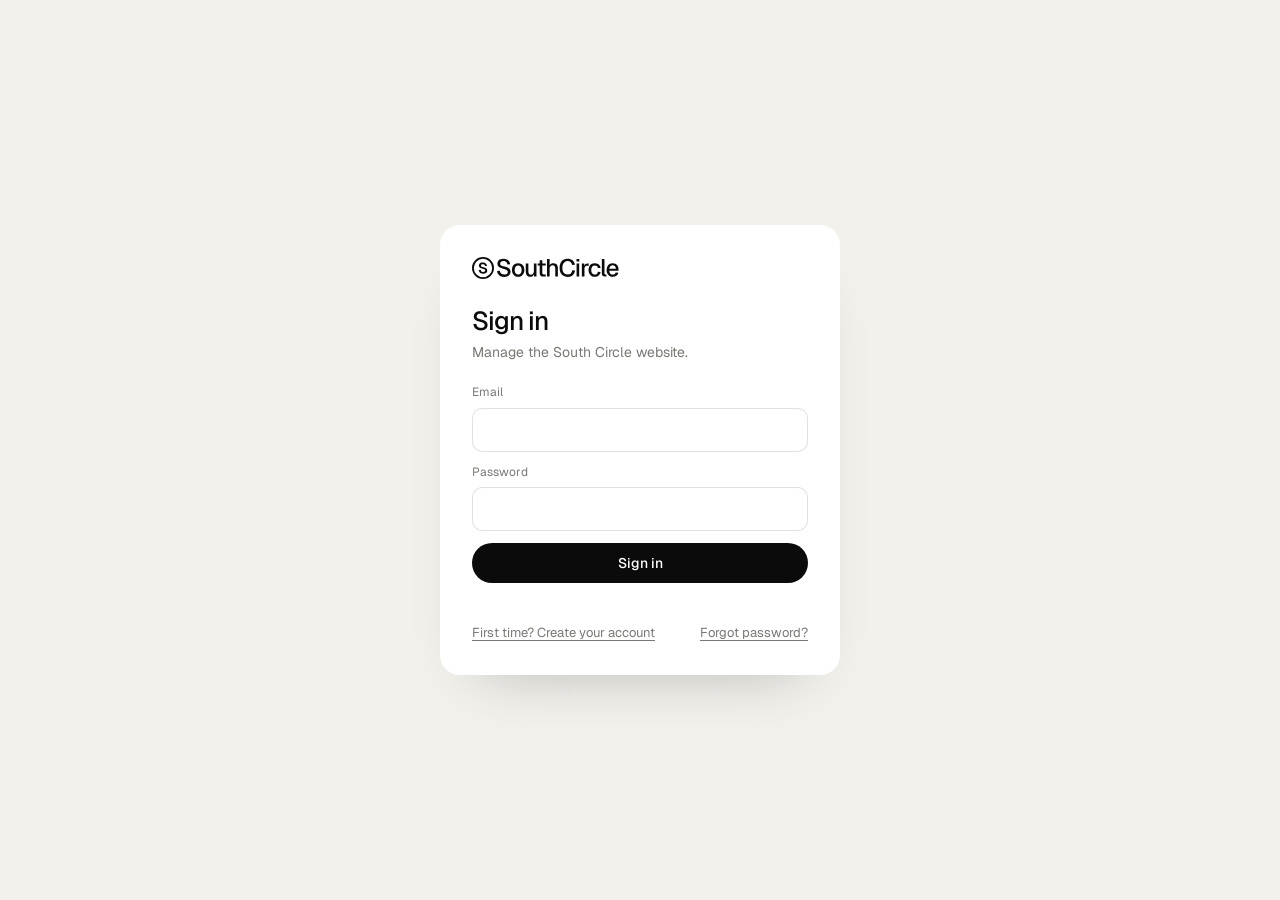
<file: admin/index.html>
<!doctype html>
<html lang="en">
<head>
<meta charset="utf-8">
<meta name="viewport" content="width=device-width, initial-scale=1">
<meta name="robots" content="noindex, nofollow">
<title>South Circle Admin</title>
<link rel="icon" href="/favicon.svg?v=4" type="image/svg+xml">
<link rel="preconnect" href="https://fonts.googleapis.com">
<link rel="preconnect" href="https://fonts.gstatic.com" crossorigin>
<link href="https://fonts.googleapis.com/css2?family=Geist:wght@300..800&display=swap" rel="stylesheet">
<style>
:root{--paper:#f3f1ec;--card:#fff;--ink:#0b0b0b;--mute:#7a7873;--line:rgba(11,11,11,.12);--soft:#3a3936;--accent:#ff4a12;--ok:#1d7a46;--bad:#b42318;
  --font:"Geist",ui-sans-serif,system-ui,-apple-system,"Segoe UI",sans-serif;--r:14px}
*{box-sizing:border-box;margin:0;padding:0}
body{font-family:var(--font);font-size:14px;line-height:1.45;background:var(--paper);color:var(--ink);-webkit-font-smoothing:antialiased;min-height:100vh}
a{color:inherit}
button,input,select,textarea{font:inherit;color:inherit}
button{cursor:pointer;background:none;border:0}
[hidden]{display:none !important}
.logo{height:20px;width:auto;display:block}

/* login */
.auth{min-height:100vh;display:grid;place-items:center;padding:24px}
.auth__card{width:min(400px,100%);background:var(--card);border-radius:20px;padding:32px;box-shadow:0 30px 60px -40px rgba(0,0,0,.3)}
.auth__card .logo{height:22px;margin-bottom:28px}
.auth h1{font-size:26px;font-weight:500;letter-spacing:-.04em;line-height:1.1}
.auth p.sub{color:var(--mute);margin:6px 0 22px}
.auth form{display:grid;gap:12px}
.auth__links{display:flex;justify-content:space-between;gap:12px;margin-top:16px;font-size:13px;color:var(--mute)}
.auth__links button{text-decoration:underline;text-underline-offset:3px;color:var(--mute)}
.auth__links button:hover{color:var(--ink)}

/* fields + buttons */
.f{display:flex;flex-direction:column;gap:6px;font-size:12px;color:var(--mute)}
.f input,.f select,.f textarea{font-size:15px;color:var(--ink);background:#fff;border:1px solid var(--line);border-radius:10px;padding:10px 12px;outline:none;width:100%}
.f textarea{resize:vertical;min-height:90px}
.f input:focus,.f select:focus,.f textarea:focus{border-color:var(--ink)}
.f small{color:var(--mute);font-size:11px}
.btn{text-decoration:none;display:inline-flex;align-items:center;justify-content:center;gap:8px;height:40px;padding:0 16px;border-radius:99px;background:var(--ink);color:#fff;font-size:14px;font-weight:500;white-space:nowrap;transition:opacity .2s}
.btn:hover{opacity:.85}
.btn:disabled{opacity:.45;cursor:default}
.btn.ghost{background:transparent;color:var(--ink);border:1px solid var(--line)}
.btn.ghost:hover{border-color:var(--ink);opacity:1}
.btn.danger{background:transparent;color:var(--bad);border:1px solid rgba(180,35,24,.3)}
.btn.sm{height:32px;padding:0 12px;font-size:13px}
.icon-btn{width:32px;height:32px;border-radius:8px;display:inline-grid;place-items:center;color:var(--soft);border:1px solid transparent}
.icon-btn:hover{border-color:var(--line);background:#fff}
.icon-btn:disabled{opacity:.3;cursor:default}
.icon-btn svg{width:16px;height:16px}
.note{font-size:13px;min-height:1em}
.note.err{color:var(--bad)}
.note.ok{color:var(--ok)}

/* shell */
.top{position:sticky;top:0;z-index:10;background:rgba(243,241,236,.9);backdrop-filter:blur(10px);-webkit-backdrop-filter:blur(10px);border-bottom:1px solid var(--line)}
.top__in{max-width:1180px;margin:0 auto;padding:14px 24px;display:flex;align-items:center;gap:24px}
.top__brand{display:flex;align-items:center;gap:10px;text-decoration:none}
.top__brand span{font-size:12px;color:var(--mute);border:1px solid var(--line);border-radius:99px;padding:2px 8px}
.tabs{display:flex;gap:4px;margin-left:12px;overflow-x:auto}
.tabs button{height:34px;padding:0 14px;border-radius:99px;color:var(--soft);display:flex;align-items:center;gap:6px;white-space:nowrap}
.tabs button.on{background:var(--ink);color:#fff}
.badge{min-width:18px;height:18px;padding:0 5px;border-radius:99px;background:var(--accent);color:#fff;font-size:11px;font-weight:600;display:inline-grid;place-items:center}
.top__right{margin-left:auto;display:flex;align-items:center;gap:12px;font-size:13px;color:var(--mute)}
.top__right a{color:var(--mute)}
main{max-width:1180px;margin:0 auto;padding:28px 24px 80px}
.head{display:flex;align-items:flex-end;justify-content:space-between;gap:16px;margin-bottom:20px;flex-wrap:wrap}
.head h2{font-size:32px;font-weight:500;letter-spacing:-.045em;line-height:1}
.head p{color:var(--mute);margin-top:6px;max-width:60ch}
.head__actions{display:flex;gap:8px;flex-wrap:wrap}
.empty{background:var(--card);border-radius:var(--r);padding:48px 24px;text-align:center;color:var(--mute)}

/* inbox */
.inbox{display:grid;grid-template-columns:minmax(260px,360px) 1fr;gap:16px;align-items:start}
.seg{display:inline-flex;background:#fff;border-radius:99px;padding:3px;border:1px solid var(--line)}
.seg button{height:30px;padding:0 12px;border-radius:99px;font-size:13px;color:var(--soft)}
.seg button.on{background:var(--ink);color:#fff}
.logoset{display:flex;align-items:center;justify-content:space-between;gap:16px;flex-wrap:wrap;background:#fff;border:1px solid var(--line);border-radius:14px;padding:14px 16px;margin-bottom:16px}
.logoset b{font-weight:500}
.logoset p{color:var(--mute);font-size:13px;margin-top:2px;max-width:56ch}
.mlist{background:var(--card);border-radius:var(--r);overflow:hidden}
.mitem{display:block;width:100%;text-align:left;padding:14px 16px;border-bottom:1px solid var(--line);position:relative}
.mitem:last-child{border-bottom:0}
.mitem:hover{background:#faf9f6}
.mitem.on{background:#f1efe9}
.mitem b{display:block;font-weight:500;font-size:14px;padding-right:70px;white-space:nowrap;overflow:hidden;text-overflow:ellipsis}
.mitem span{display:block;color:var(--mute);font-size:13px;white-space:nowrap;overflow:hidden;text-overflow:ellipsis}
.mitem time{position:absolute;right:16px;top:15px;font-size:12px;color:var(--mute)}
.mitem.unread b::before{content:"";display:inline-block;width:7px;height:7px;border-radius:50%;background:var(--accent);margin-right:8px;vertical-align:1px}
.mview{background:var(--card);border-radius:var(--r);padding:24px;min-height:300px}
.mview h3{font-size:24px;font-weight:500;letter-spacing:-.035em}
.mview .meta{display:flex;flex-wrap:wrap;gap:6px 18px;color:var(--mute);margin:8px 0 18px;font-size:13px}
.mview .meta a{color:var(--ink)}
.mview .body{white-space:pre-wrap;font-size:15px;line-height:1.6;border-top:1px solid var(--line);padding-top:18px}
.mview .actions{display:flex;gap:8px;flex-wrap:wrap;margin-top:22px}

/* rows (products, clients) */
.rows{display:grid;gap:10px}
.row{background:var(--card);border-radius:var(--r);padding:12px 14px;display:grid;grid-template-columns:auto 1fr auto;gap:14px;align-items:center}
.row.off{opacity:.55}
.row__title{font-weight:500;font-size:15px}
.row__sub{color:var(--mute);font-size:13px}
.row__ctl{display:flex;align-items:center;gap:2px}
.dot{width:46px;height:46px;border-radius:50%;display:grid;place-items:center;flex:none;overflow:hidden}
.dot svg{width:46%;height:46%}
.dot img{width:100%;height:100%;object-fit:cover;border-radius:50%}
.tag{font-size:11px;letter-spacing:.04em;text-transform:uppercase;border:1px solid var(--line);border-radius:99px;padding:2px 8px;color:var(--soft);margin-left:8px;vertical-align:2px}
.clogo{width:46px;height:46px;border-radius:10px;background:#f6f5f1;display:grid;place-items:center;font-weight:600;letter-spacing:-.03em;overflow:hidden}
.tface{width:46px;height:46px;border-radius:50%;background:#e9e6df;display:grid;place-items:center;overflow:hidden;font-weight:600;font-size:13px;color:var(--soft)}
.tface img{width:100%;height:100%;object-fit:cover}
.clogo img{max-width:80%;max-height:60%;object-fit:contain;filter:brightness(0)}
/* numbers */
.nrows{display:grid;gap:10px}
.nrow{background:var(--card);border-radius:var(--r);padding:14px;display:grid;grid-template-columns:28px 80px 1fr 80px 1.4fr;gap:10px;align-items:end}
.nrow > i{font-style:normal;color:var(--mute);font-size:12px;align-self:center;font-variant-numeric:tabular-nums}
.nprev{display:grid;grid-template-columns:repeat(4,1fr);background:#fff;border:1px solid var(--line);border-radius:var(--r);margin-bottom:16px;overflow:hidden}
.nprev div{padding:14px 16px;border-left:1px solid var(--line)}
.nprev div:first-child{border-left:0}
.nprev small{display:block;font-size:11px;letter-spacing:.04em;text-transform:uppercase;color:var(--mute)}
.nprev b{display:block;font-size:30px;font-weight:400;letter-spacing:-.05em;margin-top:18px;white-space:nowrap;font-variant-numeric:tabular-nums}
@media (max-width:820px){.nrow{grid-template-columns:1fr 1fr}.nrow > i{grid-column:1/-1}.nrow .wide{grid-column:1/-1}.nprev{grid-template-columns:1fr 1fr}.nprev div:nth-child(3){border-left:0}}
/* one-colour logo tool */
.vz{background:#fff;border:1px solid var(--line);border-radius:var(--r);padding:16px;display:grid;gap:14px}
.vz__head{display:flex;justify-content:space-between;align-items:flex-start;gap:12px}
.vz__head b{font-weight:500;font-size:16px;letter-spacing:-.02em}
.vz__head p{color:var(--mute);font-size:13px;margin-top:2px}
.vz__ctl{display:grid;gap:10px}
.vz__ctl label{display:grid;grid-template-columns:110px 1fr 34px;align-items:center;gap:10px;font-size:13px;color:var(--soft)}
.vz__ctl input[type=range]{width:100%;accent-color:var(--ink);padding:0;border:0;background:none;height:auto}
.vz__ctl output{font-variant-numeric:tabular-nums;color:var(--mute);text-align:right}
.vz__prev{display:grid;grid-template-columns:1fr 1fr;gap:8px}
.vz__box{height:88px;border-radius:10px;display:grid;place-items:center;padding:14px;position:relative}
.vz__box img{max-width:100%;max-height:40px;object-fit:contain}
.vz__box.dk{background:#2d3cff}
.vz__box.lt{background:#f3f1ec;border:1px solid var(--line)}
.vz__box.lt img{filter:brightness(0)}
.vz__box.src{grid-column:1/-1;height:70px;background:repeating-conic-gradient(#eee 0 25%,#fff 0 50%) 0 0/14px 14px;border:1px solid var(--line)}
.vz__box small{position:absolute;left:8px;top:6px;font-size:10px;letter-spacing:.04em;text-transform:uppercase;color:var(--mute)}
.vz__box.dk small{color:rgba(255,255,255,.7)}
.vz__acts{display:flex;gap:8px;flex-wrap:wrap;align-items:center}

/* gallery */
.ggrid{display:grid;grid-template-columns:repeat(auto-fill,minmax(170px,1fr));gap:12px}
.gcard{background:var(--card);border-radius:var(--r);padding:14px;display:flex;flex-direction:column;gap:10px}
.gcard.off{opacity:.55}
.gcard__pic{position:relative;aspect-ratio:1;border-radius:50%;overflow:hidden;background:#eee}
.gcard__pic img,.gcard__pic svg{width:100%;height:100%;object-fit:cover;display:block}
.gcard__pic em{position:absolute;inset:auto 0 8px;text-align:center;font-style:normal;font-size:11px;color:#fff;text-shadow:0 1px 4px rgba(0,0,0,.6)}
.gcard__n{position:absolute;left:8px;top:8px;background:rgba(11,11,11,.7);color:#fff;font-size:11px;border-radius:99px;padding:1px 7px}
.gcard input{font-size:13px;border:1px solid var(--line);border-radius:8px;padding:7px 9px;width:100%;outline:none;background:#fff}
.gcard input:focus{border-color:var(--ink)}
.gcard__ctl{display:flex;justify-content:space-between;align-items:center}
.gcard__ctl span{display:flex}
.gcard__ctl .icon-btn{width:28px;height:28px}
.drop{border:1.5px dashed rgba(11,11,11,.25);border-radius:var(--r);padding:22px;text-align:center;color:var(--mute);margin-bottom:16px;transition:background .2s,border-color .2s}
.drop.over{background:#fff;border-color:var(--ink);color:var(--ink)}

/* editor drawer */
.drawer{position:fixed;inset:0;z-index:50;display:flex;justify-content:flex-end;background:rgba(11,11,11,.35)}
.drawer__panel{width:min(520px,100%);height:100%;background:var(--paper);overflow:auto;padding:24px 24px 100px;animation:slide .35s cubic-bezier(.19,1,.22,1)}
@keyframes slide{from{transform:translateX(40px);opacity:0}}
.drawer__head{display:flex;justify-content:space-between;align-items:center;margin-bottom:18px}
.drawer__head h3{font-size:24px;font-weight:500;letter-spacing:-.04em}
.grid2{display:grid;grid-template-columns:1fr 1fr;gap:12px}
.form{display:grid;gap:12px}
.prev{display:flex;align-items:center;gap:14px;background:#fff;border-radius:var(--r);padding:14px}
.prev .dot{width:64px;height:64px}
.color{display:flex;gap:8px;align-items:center}
.color input[type=color]{width:44px;height:42px;padding:3px;border-radius:10px;flex:none}
.drawer__foot{position:sticky;bottom:-100px;display:flex;gap:8px;align-items:center;margin-top:20px;padding:16px 0;background:var(--paper)}
.toast{position:fixed;left:50%;bottom:24px;transform:translateX(-50%);background:var(--ink);color:#fff;padding:10px 16px;border-radius:99px;font-size:13px;z-index:60;box-shadow:0 10px 30px -10px rgba(0,0,0,.4)}
.toast.err{background:var(--bad)}
.spin{width:18px;height:18px;border:2px solid var(--line);border-top-color:var(--ink);border-radius:50%;animation:r .8s linear infinite;margin:40px auto}
@keyframes r{to{transform:rotate(360deg)}}

@media (max-width:820px){
  .top__in{flex-wrap:wrap;gap:10px;padding:12px 16px}
  .tabs{order:3;width:100%;margin-left:0}
  main{padding:20px 16px 80px}
  .inbox{grid-template-columns:1fr}
  .grid2{grid-template-columns:1fr}
  .row{grid-template-columns:auto 1fr;}
  .row__ctl{grid-column:1/-1;justify-content:flex-end}
}
</style>
</head>
<body>

<!-- sign in -->
<section class="auth" id="auth" hidden>
  <div class="auth__card">
    <svg class="logo" viewBox="0 0 954 143" fill="none" aria-label="South Circle"><use href="#mark"/></svg>
    <h1 id="authTitle">Sign in</h1>
    <p class="sub" id="authSub">Manage the South Circle website.</p>
    <form id="authForm" novalidate>
      <label class="f" id="fEmail">Email<input name="email" type="email" autocomplete="email" required></label>
      <label class="f" id="fPass">Password<input name="password" type="password" autocomplete="current-password" minlength="8" required></label>
      <button class="btn" type="submit" id="authBtn">Sign in</button>
      <p class="note" id="authNote" role="status"></p>
    </form>
    <div class="auth__links" id="authLinks">
      <button type="button" data-mode="signup">First time? Create your account</button>
      <button type="button" data-mode="forgot">Forgot password?</button>
    </div>
  </div>
</section>

<!-- not an admin -->
<section class="auth" id="denied" hidden>
  <div class="auth__card">
    <h1>No admin access</h1>
    <p class="sub"><span id="deniedEmail"></span> is signed in, but it isn't on the South Circle admin list.</p>
    <button class="btn ghost" type="button" data-signout>Sign out</button>
  </div>
</section>

<!-- the admin -->
<div id="app" hidden>
  <header class="top">
    <div class="top__in">
      <a class="top__brand" href="/admin/"><svg class="logo" viewBox="0 0 954 143" fill="none" aria-label="South Circle"><use href="#mark"/></svg><span>Admin</span></a>
      <nav class="tabs" id="tabs">
        <button data-tab="inbox">Inbox <i class="badge" id="unread" hidden></i></button>
        <button data-tab="products">Products</button>
        <button data-tab="numbers">Stats</button>
        <button data-tab="gallery">Gallery</button>
        <button data-tab="clients">Clients</button>
        <button data-tab="team">Team</button>
        <button data-tab="content">Content</button>
        <button data-tab="pages">Pages</button>
      </nav>
      <div class="top__right"><a href="/" target="_blank" rel="noopener">View site ↗</a><span id="who"></span><button class="btn ghost sm" type="button" data-signout>Sign out</button></div>
    </div>
  </header>
  <main id="view"></main>
</div>

<div class="drawer" id="drawer" hidden><div class="drawer__panel" id="drawerPanel"></div></div>
<input type="file" id="picker" accept="image/*" hidden>

<svg width="0" height="0" style="position:absolute" aria-hidden="true">
  <symbol id="mark" viewBox="0 0 954 143"><path d="M209.08 129.56C200.013 129.56 192.12 127.907 185.4 124.6C178.787 121.293 173.56 116.707 169.72 110.84C165.88 104.973 163.64 98.1468 163 90.3601L180.76 89.2401C181.507 94.5734 183.053 99.107 185.4 102.84C187.747 106.467 190.893 109.24 194.84 111.16C198.893 112.973 203.747 113.88 209.4 113.88C214.307 113.88 218.467 113.293 221.88 112.12C225.4 110.84 228.067 108.973 229.88 106.52C231.693 104.067 232.6 101.08 232.6 97.5601C232.6 94.3601 231.8 91.5334 230.2 89.0801C228.707 86.5201 225.773 84.2268 221.4 82.2001C217.133 80.0668 210.84 77.9868 202.52 75.9601C193.453 73.7201 186.2 71.2668 180.76 68.6001C175.32 65.9334 171.373 62.6268 168.92 58.6801C166.573 54.6268 165.4 49.6668 165.4 43.8001C165.4 37.2934 166.947 31.5868 170.04 26.6801C173.24 21.6668 177.773 17.7734 183.64 15.0001C189.507 12.2268 196.547 10.8401 204.76 10.8401C213.4 10.8401 220.76 12.4401 226.84 15.6401C233.027 18.8401 237.88 23.2134 241.4 28.7601C245.027 34.3068 247.267 40.6534 248.12 47.8001L230.36 48.7601C229.827 44.3868 228.493 40.5468 226.36 37.2401C224.227 33.8267 221.347 31.2134 217.72 29.4001C214.093 27.4801 209.667 26.5201 204.44 26.5201C197.827 26.5201 192.6 28.0668 188.76 31.1601C185.027 34.1467 183.16 38.1467 183.16 43.1601C183.16 46.3601 183.907 49.0801 185.4 51.3201C187 53.4534 189.773 55.3201 193.72 56.9201C197.773 58.5201 203.48 60.2268 210.84 62.0401C220.653 64.2801 228.44 67.0534 234.2 70.3601C240.067 73.5601 244.227 77.3468 246.68 81.7201C249.133 86.0934 250.36 91.0534 250.36 96.6001C250.36 103.32 248.6 109.187 245.08 114.2C241.667 119.107 236.867 122.893 230.68 125.56C224.493 128.227 217.293 129.56 209.08 129.56Z" fill="currentColor"/><path d="M299.962 128.92C291.856 128.92 284.763 127.107 278.683 123.48C272.603 119.853 267.909 114.68 264.603 107.96C261.296 101.24 259.643 93.4002 259.643 84.4402C259.643 75.3735 261.296 67.5335 264.603 60.9202C267.909 54.3069 272.603 49.1869 278.683 45.5602C284.763 41.8269 291.856 39.9602 299.962 39.9602C308.069 39.9602 315.163 41.8269 321.243 45.5602C327.323 49.1869 332.016 54.3069 335.323 60.9202C338.629 67.5335 340.283 75.3735 340.283 84.4402C340.283 93.4002 338.629 101.24 335.323 107.96C332.016 114.68 327.323 119.853 321.243 123.48C315.163 127.107 308.069 128.92 299.962 128.92ZM299.962 114.2C307.216 114.2 312.816 111.587 316.762 106.36C320.709 101.027 322.683 93.7202 322.683 84.4402C322.683 75.1602 320.709 67.9069 316.762 62.6802C312.816 57.3469 307.216 54.6802 299.962 54.6802C292.816 54.6802 287.216 57.3469 283.162 62.6802C279.216 67.9069 277.243 75.1602 277.243 84.4402C277.243 93.7202 279.216 101.027 283.162 106.36C287.216 111.587 292.816 114.2 299.962 114.2Z" fill="currentColor"/><path d="M377.423 128.92C368.889 128.92 362.062 126.093 356.943 120.44C351.929 114.68 349.423 106.733 349.423 96.6001V41.8801H366.383V92.2801C366.383 99.96 367.716 105.613 370.383 109.24C373.049 112.867 377.102 114.68 382.542 114.68C388.729 114.68 393.529 112.707 396.943 108.76C400.463 104.707 402.223 99.053 402.223 91.8001V41.8801H419.182V127H403.342L403.023 104.76L405.423 105.72C403.929 113.187 400.783 118.947 395.982 123C391.182 126.947 384.996 128.92 377.423 128.92Z" fill="currentColor"/><path d="M463.594 127C455.487 127 449.514 125.133 445.674 121.4C441.834 117.667 439.914 111.853 439.914 103.96V21.8801H456.874V102.68C456.874 106.627 457.727 109.347 459.434 110.84C461.14 112.333 463.754 113.08 467.274 113.08H479.434V127H463.594ZM426.954 55.8001V41.8801H479.434V55.8001H426.954Z" fill="currentColor"/><path d="M487.641 127V13.4001H504.601V61.0801L502.521 60.7601C503.481 55.9601 505.241 52.0668 507.801 49.0801C510.361 45.9868 513.508 43.6934 517.241 42.2001C520.975 40.7068 525.081 39.9601 529.561 39.9601C535.748 39.9601 540.975 41.3468 545.241 44.1201C549.508 46.7868 552.708 50.5734 554.841 55.4801C557.081 60.3868 558.201 65.9868 558.201 72.2801V127H541.241V76.7601C541.241 69.0801 539.908 63.4268 537.241 59.8001C534.681 56.0668 530.628 54.2001 525.081 54.2001C518.895 54.2001 513.935 56.1734 510.201 60.1201C506.468 63.9601 504.601 69.6134 504.601 77.0801V127H487.641Z" fill="currentColor"/><path d="M621.052 129.56C610.812 129.56 601.799 127.213 594.013 122.52C586.226 117.72 580.146 110.893 575.772 102.04C571.399 93.1868 569.212 82.6268 569.212 70.3601C569.212 58.2001 571.346 47.6934 575.612 38.8401C579.986 29.8801 586.066 23.0001 593.853 18.2001C601.639 13.2934 610.759 10.8401 621.212 10.8401C635.293 10.8401 646.226 14.3601 654.013 21.4001C661.799 28.4401 666.866 38.2001 669.212 50.6801L651.133 51.6401C649.639 43.8534 646.439 37.7734 641.533 33.4001C636.626 28.9201 629.853 26.6801 621.212 26.6801C614.279 26.6801 608.253 28.4401 603.133 31.9601C598.119 35.4801 594.173 40.4934 591.293 47.0001C588.519 53.5068 587.133 61.2934 587.133 70.3601C587.133 79.4268 588.519 87.2134 591.293 93.7201C594.173 100.227 598.173 105.187 603.293 108.6C608.413 112.013 614.332 113.72 621.052 113.72C630.226 113.72 637.319 111.32 642.333 106.52C647.453 101.613 650.652 94.8934 651.932 86.3601L670.013 87.3201C668.626 95.9601 665.853 103.427 661.693 109.72C657.533 116.013 652.039 120.92 645.212 124.44C638.386 127.853 630.332 129.56 621.052 129.56Z" fill="currentColor"/><path d="M679.766 127V41.8801H696.726V127H679.766ZM679.446 29.5601V12.6001H697.046V29.5601H679.446Z" fill="currentColor"/><path d="M714.11 127V41.8801H729.63L730.27 64.4401L728.83 63.9601C730.003 56.2801 732.35 50.6801 735.87 47.1601C739.497 43.6401 744.35 41.8801 750.43 41.8801H758.59V57.0801H750.43C746.163 57.0801 742.59 57.7734 739.71 59.1601C736.83 60.5468 734.643 62.6801 733.15 65.5601C731.763 68.4401 731.07 72.1734 731.07 76.7601V127H714.11Z" fill="currentColor"/><path d="M797.713 128.92C789.606 128.92 782.513 127.107 776.432 123.48C770.352 119.853 765.659 114.68 762.352 107.96C759.046 101.24 757.393 93.4002 757.393 84.4402C757.393 75.4802 759.046 67.6935 762.352 61.0802C765.659 54.3602 770.352 49.1869 776.432 45.5602C782.513 41.8269 789.606 39.9602 797.713 39.9602C804.646 39.9602 810.779 41.1869 816.112 43.6402C821.552 45.9869 825.926 49.4535 829.232 54.0402C832.646 58.6269 834.832 64.2269 835.792 70.8402L818.033 71.8002C817.179 66.2535 814.939 62.0402 811.312 59.1602C807.686 56.1735 803.153 54.6802 797.713 54.6802C790.566 54.6802 784.966 57.3469 780.912 62.6802C776.966 67.9069 774.992 75.1602 774.992 84.4402C774.992 93.7202 776.966 101.027 780.912 106.36C784.966 111.587 790.566 114.2 797.713 114.2C803.153 114.2 807.686 112.707 811.312 109.72C814.939 106.627 817.179 101.987 818.033 95.8002L835.792 96.7602C834.832 103.267 832.646 108.92 829.232 113.72C825.926 118.52 821.552 122.253 816.112 124.92C810.779 127.587 804.646 128.92 797.713 128.92Z" fill="currentColor"/><path d="M862.607 127C857.061 127 852.581 125.56 849.167 122.68C845.754 119.8 844.047 115.213 844.047 108.92V13.4001H861.008V107.32C861.008 109.24 861.487 110.68 862.448 111.64C863.514 112.6 865.008 113.08 866.927 113.08H873.648V127H862.607Z" fill="currentColor"/><path d="M915.15 128.92C906.83 128.92 899.63 127.107 893.55 123.48C887.577 119.853 882.937 114.68 879.63 107.96C876.43 101.24 874.83 93.4002 874.83 84.4402C874.83 75.4802 876.43 67.6935 879.63 61.0802C882.937 54.3602 887.577 49.1869 893.55 45.5602C899.523 41.8269 906.563 39.9602 914.67 39.9602C922.35 39.9602 929.123 41.7735 934.99 45.4002C940.857 48.9202 945.39 54.0402 948.59 60.7602C951.897 67.4802 953.55 75.5869 953.55 85.0802V89.4002H892.43C892.857 97.7202 895.043 103.96 898.99 108.12C903.043 112.28 908.483 114.36 915.31 114.36C920.323 114.36 924.483 113.187 927.79 110.84C931.097 108.493 933.39 105.347 934.67 101.4L952.27 102.52C950.03 110.413 945.603 116.813 938.99 121.72C932.483 126.52 924.537 128.92 915.15 128.92ZM892.43 76.6002H935.63C935.097 69.0269 932.91 63.4269 929.07 59.8002C925.337 56.1735 920.537 54.3602 914.67 54.3602C908.59 54.3602 903.577 56.2802 899.63 60.1202C895.79 63.8535 893.39 69.3468 892.43 76.6002Z" fill="currentColor"/><path d="M71.5 6C107.675 6 137 35.3253 137 71.5C137 107.675 107.675 137 71.5 137C35.3253 137 6 107.675 6 71.5C6 35.3253 35.3253 6 71.5 6Z" stroke-width="12" stroke="currentColor"/><path d="M72.6545 108.258C66.8935 108.258 61.9185 107.243 57.7285 105.214C53.5385 103.184 50.2325 100.369 47.8105 96.7687C45.4535 93.1026 44.0785 88.8474 43.6865 84.003L56.6486 83.2174C57.0406 86.2288 57.8925 88.7819 59.2015 90.8768C60.5765 92.9717 62.3765 94.5756 64.6025 95.6885C66.8935 96.7359 69.6425 97.2596 72.8505 97.2596C75.6005 97.2596 77.9245 96.9323 79.8225 96.2777C81.7865 95.5575 83.2595 94.5428 84.2415 93.2335C85.2895 91.8588 85.8126 90.1894 85.8126 88.2255C85.8126 86.4579 85.3876 84.8868 84.5366 83.512C83.6856 82.0718 82.0485 80.7952 79.6265 79.6823C77.2045 78.5039 73.6035 77.3583 68.8245 76.2454C63.0635 74.9361 58.4485 73.4631 54.9785 71.8265C51.5095 70.1244 48.9885 68.0295 47.4175 65.5419C45.8465 62.9887 45.0605 59.8137 45.0605 56.0167C45.0605 51.9579 46.0755 48.3901 48.1055 45.3132C50.1345 42.1709 53.0145 39.7487 56.7465 38.0466C60.4775 36.279 64.9625 35.3953 70.1995 35.3953C75.7635 35.3953 80.4775 36.41 84.3395 38.4394C88.2025 40.4033 91.2465 43.1201 93.4725 46.5898C95.6985 50.0594 97.0726 54.0528 97.5966 58.5699L84.7325 59.159C84.4055 56.6059 83.6195 54.3801 82.3755 52.4816C81.1975 50.5831 79.5606 49.1102 77.4666 48.0627C75.4366 46.9498 72.9485 46.3934 70.0035 46.3934C66.3365 46.3934 63.4235 47.2444 61.2635 48.9465C59.1685 50.5831 58.1215 52.7762 58.1215 55.5257C58.1215 57.4242 58.5465 58.9954 59.3975 60.2392C60.3145 61.483 61.9185 62.5632 64.2095 63.4797C66.5005 64.3308 69.7085 65.2473 73.8325 66.2293C80.0515 67.5386 84.9945 69.2079 88.6605 71.2373C92.3265 73.2667 94.9455 75.6235 96.5165 78.3075C98.0875 80.9916 98.8735 84.0685 98.8735 87.5381C98.8735 91.7933 97.7925 95.4921 95.6325 98.6344C93.4725 101.711 90.4286 104.101 86.5005 105.803C82.5725 107.439 77.9575 108.258 72.6545 108.258Z" fill="currentColor"/></symbol>
</svg>

<script>
/* South Circle admin. Talks straight to Supabase (auth, database, file storage) with the public key;
   what a signed-in person can read or change is enforced by the database's row-level security. */
const SB_URL = 'https://yjunyikzjnvffpzkcduz.supabase.co';
const SB_KEY = 'sb_publishable_9vTENY-4Qajb5zaDcqI6FQ_QTrCmM5M';
const BUCKET = 'southcircle';
const ADMIN_URL = location.origin + '/admin/';
const ANIMS = { bars: 'Bars (finance)', route: 'Route (delivery)', pulse: 'Pulse (health)', shop: 'Shop (commerce)', audio: 'Audio (media)', solar: 'Sun (energy)' };
const STATUSES = ['Live', 'Beta', 'Pilot', 'Building', 'Sunset'];
const SLOT_COUNT = 14;

const $ = s => document.querySelector(s);
const esc = v => String(v ?? '').replace(/[&<>"']/g, c => ({ '&': '&amp;', '<': '&lt;', '>': '&gt;', '"': '&quot;', "'": '&#39;' })[c]);
const ICON = {
  up: '<svg viewBox="0 0 16 16" fill="none" stroke="currentColor" stroke-width="1.6"><path d="M8 13V3M3.5 7.5 8 3l4.5 4.5"/></svg>',
  down: '<svg viewBox="0 0 16 16" fill="none" stroke="currentColor" stroke-width="1.6"><path d="M8 3v10M3.5 8.5 8 13l4.5-4.5"/></svg>',
  edit: '<svg viewBox="0 0 16 16" fill="none" stroke="currentColor" stroke-width="1.6"><path d="M10.5 2.5l3 3L6 13H3v-3z"/></svg>',
  eye: '<svg viewBox="0 0 16 16" fill="none" stroke="currentColor" stroke-width="1.6"><path d="M1.5 8S4 3.5 8 3.5 14.5 8 14.5 8 12 12.5 8 12.5 1.5 8 1.5 8Z"/><circle cx="8" cy="8" r="2"/></svg>',
  hidden: '<svg viewBox="0 0 16 16" fill="none" stroke="currentColor" stroke-width="1.6"><path d="M2 2l12 12M6.5 4C7 3.7 7.5 3.5 8 3.5c4 0 6.5 4.5 6.5 4.5s-.7 1.3-2 2.5M4 5.5C2.4 6.7 1.5 8 1.5 8S4 12.5 8 12.5c1 0 1.9-.3 2.7-.7"/></svg>',
  trash: '<svg viewBox="0 0 16 16" fill="none" stroke="currentColor" stroke-width="1.6"><path d="M2.5 4h11M6 4V2.5h4V4M4 4l.7 9.5h6.6L12 4"/></svg>',
  image: '<svg viewBox="0 0 16 16" fill="none" stroke="currentColor" stroke-width="1.6"><rect x="2" y="2.5" width="12" height="11" rx="2"/><circle cx="6" cy="6.5" r="1.3"/><path d="m2.5 12 4-4 3 3 2-2 2.5 2.5"/></svg>'
};

/* ---------- toast ---------- */
let toastT;
function toast(msg, err) {
  let t = $('.toast');
  if (!t) { t = document.createElement('div'); t.className = 'toast'; document.body.appendChild(t); }
  t.textContent = msg; t.classList.toggle('err', !!err); t.hidden = false;
  clearTimeout(toastT); toastT = setTimeout(() => { t.hidden = true; }, err ? 5000 : 2200);
}

/* ---------- session (Supabase Auth over plain HTTP) ---------- */
let session = null;
try { session = JSON.parse(localStorage.getItem('sc_admin_session') || 'null'); } catch (e) { session = null; }
const saveSession = s => {
  session = s ? { access_token: s.access_token, refresh_token: s.refresh_token, expires_at: s.expires_at || Math.floor(Date.now() / 1000) + (s.expires_in || 3600), user: s.user || session?.user } : null;
  try { session ? localStorage.setItem('sc_admin_session', JSON.stringify(session)) : localStorage.removeItem('sc_admin_session'); } catch (e) {}
};
async function auth(path, body, token) {
  const r = await fetch(`${SB_URL}/auth/v1/${path}`, { method: 'POST',
    headers: { apikey: SB_KEY, 'Content-Type': 'application/json', ...(token ? { Authorization: `Bearer ${token}` } : {}) }, body: JSON.stringify(body || {}) });
  const j = await r.json().catch(() => ({}));
  if (!r.ok) throw new Error(j.msg || j.error_description || j.message || j.error || `Error ${r.status}`);
  return j;
}
async function fresh() {
  if (!session) throw new Error('Signed out');
  if (session.expires_at * 1000 - Date.now() < 60000) {
    try { saveSession(await auth('token?grant_type=refresh_token', { refresh_token: session.refresh_token })); }
    catch (e) { saveSession(null); showAuth('signin', 'Your session ended. Please sign in again.'); throw e; }
  }
  return session.access_token;
}
/* database + storage calls as the signed-in admin */
async function api(path, { method = 'GET', body, headers = {}, raw } = {}) {
  const token = await fresh();
  const r = await fetch(SB_URL + path, { method,
    headers: { apikey: SB_KEY, Authorization: `Bearer ${token}`, ...(body !== undefined && !raw ? { 'Content-Type': 'application/json' } : {}), ...headers },
    body: body === undefined ? undefined : raw ? body : JSON.stringify(body) });
  const text = await r.text();
  let j = null; try { j = text ? JSON.parse(text) : null; } catch (e) {}
  if (!r.ok) throw new Error((j && (j.message || j.msg || j.error)) || `Error ${r.status}`);
  return j;
}
const db = {
  list: (t, q = 'order=sort.asc,created_at.asc') => api(`/rest/v1/${t}?select=*&${q}`),
  insert: (t, row) => api(`/rest/v1/${t}`, { method: 'POST', body: row, headers: { Prefer: 'return=representation' } }).then(r => r[0]),
  update: (t, id, patch) => api(`/rest/v1/${t}?id=eq.${id}`, { method: 'PATCH', body: patch, headers: { Prefer: 'return=representation' } }).then(r => r[0]),
  remove: (t, id) => api(`/rest/v1/${t}?id=eq.${id}`, { method: 'DELETE' })
};

/* ---------- uploads: photos are resized in the browser before upload ---------- */
async function shrink(file, max) {
  if (!/^image\/(jpeg|png|webp)$/.test(file.type)) return file;
  const img = await createImageBitmap(file).catch(() => null);
  if (!img) return file;
  const k = Math.min(1, max / Math.max(img.width, img.height));
  if (k === 1 && file.size < 900000) return file;
  const c = document.createElement('canvas');
  c.width = Math.round(img.width * k); c.height = Math.round(img.height * k);
  c.getContext('2d').drawImage(img, 0, 0, c.width, c.height);
  const blob = await new Promise(res => c.toBlob(res, 'image/webp', 0.86));
  return blob ? new File([blob], file.name.replace(/\.\w+$/, '') + '.webp', { type: 'image/webp' }) : file;
}
async function upload(file, folder, max = 1600) {
  if (!file.type.startsWith('image/')) throw new Error('Please choose an image file.');
  const f = await shrink(file, max);
  if (f.size > 10 * 1024 * 1024) throw new Error('That image is over 10 MB.');
  const ext = (f.name.split('.').pop() || 'jpg').toLowerCase().replace(/[^a-z0-9]/g, '');
  const path = `${folder}/${Date.now()}-${Math.random().toString(36).slice(2, 8)}.${ext}`;
  await api(`/storage/v1/object/${BUCKET}/${path}`, { method: 'POST', body: f, raw: true, headers: { 'Content-Type': f.type, 'x-upsert': 'false', 'cache-control': '31536000' } });
  return `${SB_URL}/storage/v1/object/public/${BUCKET}/${path}`;
}
async function removeFile(url) {
  const pre = `${SB_URL}/storage/v1/object/public/${BUCKET}/`;
  if (!url || !url.startsWith(pre)) return;
  try { await api(`/storage/v1/object/${BUCKET}`, { method: 'DELETE', body: { prefixes: [url.slice(pre.length)] } }); } catch (e) {}
}
function pick(multiple) {
  return new Promise(res => {
    const p = $('#picker'); p.multiple = !!multiple; p.value = '';
    p.onchange = () => res([...p.files]);
    p.click();
  });
}

/* ---------- sign in / sign up / reset ---------- */
let mode = 'signin';
function showAuth(m, note, ok) {
  mode = m;
  $('#app').hidden = true; $('#denied').hidden = true; $('#auth').hidden = false;
  const T = { signin: ['Sign in', 'Manage the South Circle website.', 'Sign in'],
    signup: ['Create your account', 'Use the email address that has admin access.', 'Create account'],
    forgot: ['Reset your password', 'We’ll email you a link to set a new one.', 'Send reset link'],
    reset: ['Set a new password', 'Choose a password with at least 8 characters.', 'Save password'] }[m];
  $('#authTitle').textContent = T[0]; $('#authSub').textContent = T[1]; $('#authBtn').textContent = T[2];
  $('#fEmail').hidden = m === 'reset'; $('#fPass').hidden = m === 'forgot';
  $('#fPass input').autocomplete = m === 'signin' ? 'current-password' : 'new-password';
  $('#authLinks').innerHTML = m === 'signin'
    ? '<button type="button" data-mode="signup">First time? Create your account</button><button type="button" data-mode="forgot">Forgot password?</button>'
    : '<button type="button" data-mode="signin">Back to sign in</button>';
  const n = $('#authNote'); n.textContent = note || ''; n.className = 'note' + (note ? (ok ? ' ok' : ' err') : '');
}
$('#authLinks').addEventListener('click', e => { const b = e.target.closest('[data-mode]'); if (b) showAuth(b.dataset.mode); });
$('#authForm').addEventListener('submit', async e => {
  e.preventDefault();
  const f = new FormData(e.target), email = String(f.get('email') || '').trim(), password = String(f.get('password') || '');
  const note = $('#authNote'), btn = $('#authBtn');
  if (mode !== 'reset' && !/^\S+@\S+\.\S+$/.test(email)) { note.textContent = 'Enter a valid email address.'; note.className = 'note err'; return; }
  if (mode !== 'forgot' && password.length < 8) { note.textContent = 'Passwords need at least 8 characters.'; note.className = 'note err'; return; }
  btn.disabled = true; note.textContent = ''; note.className = 'note';
  try {
    if (mode === 'signin') { saveSession(await auth('token?grant_type=password', { email, password })); await boot(); }
    else if (mode === 'signup') {
      const r = await auth(`signup?redirect_to=${encodeURIComponent(ADMIN_URL)}`, { email, password });
      if (r.access_token) { saveSession(r); await boot(); }
      else showAuth('signin', 'Check your inbox and click the confirmation link, then sign in here.', true);
    } else if (mode === 'forgot') {
      await auth(`recover?redirect_to=${encodeURIComponent(ADMIN_URL)}`, { email });
      showAuth('signin', 'If that email has an account, a reset link is on its way.', true);
    } else if (mode === 'reset') {
      const token = await fresh();
      const r = await fetch(`${SB_URL}/auth/v1/user`, { method: 'PUT', headers: { apikey: SB_KEY, Authorization: `Bearer ${token}`, 'Content-Type': 'application/json' }, body: JSON.stringify({ password }) });
      if (!r.ok) { const j = await r.json().catch(() => ({})); throw new Error(j.msg || j.message || 'Could not save the password.'); }
      toast('Password saved'); await boot();
    }
  } catch (err) {
    const m = String(err.message || err);
    note.textContent = /invalid login/i.test(m) ? 'That email and password don’t match.' : /not confirmed/i.test(m) ? 'Confirm your email first: check your inbox for the link.' : m;
    note.className = 'note err';
  }
  btn.disabled = false;
});
document.addEventListener('click', async e => {
  if (!e.target.closest('[data-signout]')) return;
  try { if (session) await auth('logout', {}, session.access_token); } catch (err) {}
  saveSession(null); showAuth('signin');
});

/* links from emails come back with the session in the URL hash */
function readHash() {
  if (!location.hash.includes('access_token=')) {
    if (location.hash.includes('error_description=')) {
      const p = new URLSearchParams(location.hash.slice(1)); history.replaceState(null, '', location.pathname);
      return { error: p.get('error_description') };
    }
    return null;
  }
  const p = new URLSearchParams(location.hash.slice(1));
  saveSession({ access_token: p.get('access_token'), refresh_token: p.get('refresh_token'), expires_in: +p.get('expires_in') || 3600 });
  history.replaceState(null, '', location.pathname);
  return { type: p.get('type') };
}

/* ---------- app ---------- */
let tab = 'inbox';
async function boot() {
  try {
    const user = await api('/auth/v1/user');
    session.user = user; saveSession(session);
    const ok = await api('/rest/v1/rpc/sc_is_admin', { method: 'POST', body: {} });
    if (!ok) { $('#auth').hidden = true; $('#app').hidden = true; $('#denied').hidden = false; $('#deniedEmail').textContent = user.email; return; }
    $('#auth').hidden = true; $('#denied').hidden = true; $('#app').hidden = false;
    $('#who').textContent = user.email;
    const want = location.pathname.split('/')[2] || location.hash.slice(1);   // /admin/products
    go(['inbox', 'products', 'numbers', 'gallery', 'clients', 'team', 'content', 'pages', 'settings'].includes(want) ? want : 'inbox');
  } catch (err) {
    if (session) { saveSession(null); }
    showAuth('signin', session === null && err.message !== 'Signed out' ? err.message : '');
  }
}
$('#tabs').addEventListener('click', e => { const b = e.target.closest('[data-tab]'); if (b) go(b.dataset.tab); });
addEventListener('hashchange', () => { const t = location.hash.slice(1); if (!$('#app').hidden && t && t !== tab && VIEWS[t]) go(t); });
function go(t) {
  tab = t;
  history.replaceState(null, '', t === 'inbox' ? '/admin/' : '/admin/' + t);
  document.querySelectorAll('#tabs [data-tab]').forEach(b => b.classList.toggle('on', b.dataset.tab === t));
  $('#view').innerHTML = '<div class="spin"></div>';
  closeDrawer();
  VIEWS[t]().catch(err => { $('#view').innerHTML = `<div class="empty">Couldn’t load this: ${esc(err.message)}</div>`; });
  refreshUnread();
}
async function refreshUnread() {
  try {
    const r = await api('/rest/v1/sc_messages?select=id&read=eq.false&archived=eq.false');
    const b = $('#unread'); b.textContent = r.length; b.hidden = !r.length;
  } catch (e) {}
}
const when = d => {
  const t = new Date(d), now = new Date();
  return t.toDateString() === now.toDateString() ? t.toLocaleTimeString([], { hour: 'numeric', minute: '2-digit' }) : t.toLocaleDateString([], { day: 'numeric', month: 'short', year: t.getFullYear() === now.getFullYear() ? undefined : 'numeric' });
};

/* reorder: swap with the neighbour and save both positions */
async function move(table, list, i, dir) {
  const j = i + dir; if (j < 0 || j >= list.length) return;
  const a = list[i], b = list[j];
  const sa = a.sort === b.sort ? i + 1 : a.sort, sb = a.sort === b.sort ? j + 1 : b.sort;
  await Promise.all([db.update(table, a.id, { sort: sb }), db.update(table, b.id, { sort: sa })]);
}
const nextSort = list => list.reduce((m, r) => Math.max(m, r.sort || 0), 0) + 1;

/* ---------- drawer ---------- */
function openDrawer(html) { $('#drawerPanel').innerHTML = html; $('#drawer').hidden = false; document.body.style.overflow = 'hidden'; }
function closeDrawer() { $('#drawer').hidden = true; document.body.style.overflow = ''; }
$('#drawer').addEventListener('click', e => { if (e.target.id === 'drawer' || e.target.closest('[data-close]')) closeDrawer(); });
addEventListener('keydown', e => { if (e.key === 'Escape' && !$('#drawer').hidden) closeDrawer(); });

const VIEWS = {
  /* ---------- inbox ---------- */
  async inbox() {
    let box = 'inbox', sel = null, all = [];
    const v = $('#view');
    const load = async () => { all = await db.list('sc_messages', 'order=created_at.desc'); };
    const render = () => {
      const list = all.filter(m => box === 'inbox' ? !m.archived : m.archived);
      if (sel && !list.find(m => m.id === sel)) sel = null;
      const cur = list.find(m => m.id === sel);
      v.innerHTML = `
        <div class="head"><div><h2>Inbox</h2><p>Messages sent from the contact form on the website.</p></div>
          <div class="seg"><button data-box="inbox" class="${box === 'inbox' ? 'on' : ''}">Inbox</button><button data-box="archived" class="${box === 'archived' ? 'on' : ''}">Archived</button></div></div>
        ${list.length ? `<div class="inbox">
          <div class="mlist">${list.map(m => `<button class="mitem ${m.read ? '' : 'unread'} ${m.id === sel ? 'on' : ''}" data-id="${m.id}"><time>${when(m.created_at)}</time><b>${esc(m.name)}</b><span>${esc(m.message)}</span></button>`).join('')}</div>
          <div class="mview">${cur ? `
            <h3>${esc(cur.name)}</h3>
            <div class="meta"><a href="mailto:${esc(cur.email)}">${esc(cur.email)}</a>${cur.company ? `<span>${esc(cur.company)}</span>` : ''}${cur.budget ? `<span>Budget: ${esc(cur.budget)}</span>` : ''}<span>${new Date(cur.created_at).toLocaleString()}</span></div>
            <div class="body">${esc(cur.message)}</div>
            <div class="actions">
              <a class="btn" href="mailto:${esc(cur.email)}?subject=${encodeURIComponent('Re: your message to South Circle')}">Reply by email</a>
              <button class="btn ghost" data-act="read">${cur.read ? 'Mark as unread' : 'Mark as read'}</button>
              <button class="btn ghost" data-act="archive">${cur.archived ? 'Move to inbox' : 'Archive'}</button>
              <button class="btn danger" data-act="delete">Delete</button>
            </div>` : '<p style="color:var(--mute)">Pick a message to read it.</p>'}</div>
        </div>` : `<div class="empty">${box === 'inbox' ? 'No messages yet. When someone uses “Send us a message” on the site, it shows up here.' : 'Nothing archived.'}</div>`}`;
    };
    await load(); render();
    v.onclick = async e => {
      const bx = e.target.closest('[data-box]'); if (bx) { box = bx.dataset.box; sel = null; render(); return; }
      const it = e.target.closest('.mitem');
      if (it) {
        sel = it.dataset.id; const m = all.find(x => x.id === sel);
        if (m && !m.read) { m.read = true; db.update('sc_messages', m.id, { read: true }).then(refreshUnread).catch(err => toast(err.message, 1)); }
        render(); return;
      }
      const act = e.target.closest('[data-act]'); if (!act) return;
      const m = all.find(x => x.id === sel); if (!m) return;
      try {
        if (act.dataset.act === 'read') { m.read = !m.read; await db.update('sc_messages', m.id, { read: m.read }); }
        if (act.dataset.act === 'archive') { m.archived = !m.archived; await db.update('sc_messages', m.id, { archived: m.archived }); toast(m.archived ? 'Archived' : 'Moved to inbox'); sel = null; }
        if (act.dataset.act === 'delete') { if (!confirm(`Delete the message from ${m.name}? This can’t be undone.`)) return; await db.remove('sc_messages', m.id); all = all.filter(x => x.id !== m.id); sel = null; toast('Deleted'); }
        render(); refreshUnread();
      } catch (err) { toast(err.message, 1); }
    };
  },

  /* ---------- products ---------- */
  async products() {
    const v = $('#view');
    let list = await db.list('sc_products');
    let logos = 'colour';
    try { const s = await api('/rest/v1/sc_settings?key=eq.product_logos&select=value'); if (s && s[0]) logos = s[0].value; } catch (e) {}
    const LOGOS = [['colour', 'In colour'], ['black', 'Black'], ['white', 'White']];
    const dot = p => `<span class="dot" style="background:${esc(p.bg)};color:${esc(p.fg)}">${p.icon_url ? `<img src="${esc(p.icon_url)}" alt="">` : `<svg viewBox="0 0 24 24" fill="currentColor">${p.mark || '<circle cx="12" cy="12" r="6"/>'}</svg>`}</span>`;
    const render = () => {
      v.innerHTML = `
        <div class="head"><div><h2>Products</h2><p>The apps that orbit on the Products page. Click one on the site to see its card. Order here is the order they circle in.</p></div>
          <div class="head__actions"><button class="btn" data-add>Add product</button></div></div>
        <div class="logoset"><div><b>Logos on the site</b><p>Black or white keeps every logo neutral; each one shows its own colours when someone hovers over it.</p></div>
          <div class="seg">${LOGOS.map(([k, l]) => `<button data-logo="${k}" class="${logos === k ? 'on' : ''}">${l}</button>`).join('')}</div></div>
        ${list.length ? `<div class="rows">${list.map((p, i) => `
          <div class="row ${p.published ? '' : 'off'}" data-i="${i}">
            ${dot(p)}
            <div><div class="row__title">${esc(p.name)}<span class="tag">${esc(p.status)}</span></div><div class="row__sub">${esc(p.tag)}</div></div>
            <div class="row__ctl">
              <button class="icon-btn" data-act="up" title="Move up" ${i ? '' : 'disabled'}>${ICON.up}</button>
              <button class="icon-btn" data-act="down" title="Move down" ${i < list.length - 1 ? '' : 'disabled'}>${ICON.down}</button>
              <button class="icon-btn" data-act="pub" title="${p.published ? 'Hide from site' : 'Show on site'}">${p.published ? ICON.eye : ICON.hidden}</button>
              <button class="icon-btn" data-act="edit" title="Edit">${ICON.edit}</button>
              <button class="icon-btn" data-act="del" title="Delete">${ICON.trash}</button>
            </div>
          </div>`).join('')}</div>` : '<div class="empty">No products yet.</div>'}`;
    };
    const reload = async () => { list = await db.list('sc_products'); render(); };
    const edit = p => {
      const n = !p; p = p || { name: '', tag: '', description: '', category: '', platforms: '', year: String(new Date().getFullYear()), status: 'Live', anim: 'bars', bg: '#ff4a12', fg: '#0b0b0b', url: '', mark: '', icon_url: '', published: true };
      let icon = p.icon_url;
      openDrawer(`
        <div class="drawer__head"><h3>${n ? 'Add product' : 'Edit product'}</h3><button class="icon-btn" data-close title="Close">×</button></div>
        <form class="form" id="pf">
          <div class="prev" id="pprev"></div>
          <div class="grid2">
            <label class="f">Name<input name="name" required maxlength="60" value="${esc(p.name)}"></label>
            <label class="f">Status<select name="status">${STATUSES.map(s => `<option ${s === p.status ? 'selected' : ''}>${s}</option>`).join('')}</select></label>
          </div>
          <label class="f">One-line description<input name="tag" maxlength="90" value="${esc(p.tag)}" placeholder="Bookkeeping for small businesses"></label>
          <label class="f">About it<textarea name="description" maxlength="400" rows="3">${esc(p.description)}</textarea></label>
          <div class="grid2">
            <label class="f">Category<input name="category" maxlength="40" value="${esc(p.category)}" placeholder="Fintech"></label>
            <label class="f">Platforms<input name="platforms" maxlength="60" value="${esc(p.platforms)}" placeholder="Web, iOS"></label>
            <label class="f">Since<input name="year" maxlength="10" value="${esc(p.year)}"></label>
            <label class="f">Card animation<select name="anim">${Object.entries(ANIMS).map(([k, l]) => `<option value="${k}" ${k === p.anim ? 'selected' : ''}>${l}</option>`).join('')}</select></label>
            <label class="f">Circle colour<span class="color"><input type="color" name="bg" value="${esc(p.bg)}"><input name="bgx" value="${esc(p.bg)}" maxlength="7"></span></label>
            <label class="f">Icon colour<span class="color"><input type="color" name="fg" value="${esc(p.fg)}"><input name="fgx" value="${esc(p.fg)}" maxlength="7"></span></label>
          </div>
          <label class="f">Link (website or app store)<input name="url" type="url" value="${esc(p.url)}" placeholder="https://"><small>Leave empty to hide the “Visit product” button.</small></label>
          <div class="f">Icon<span style="display:flex;gap:8px;flex-wrap:wrap"><button type="button" class="btn ghost sm" id="picon">${ICON.image} Upload icon</button><button type="button" class="btn ghost sm" id="ricon" ${icon ? '' : 'hidden'}>Use the drawn shape</button></span><small>A square PNG or SVG with a transparent background works best.</small></div>
          <label class="f" style="display:flex;flex-direction:row;align-items:center;gap:8px;color:var(--ink)"><input type="checkbox" name="published" ${p.published ? 'checked' : ''} style="width:auto"> Show on the website</label>
          <div class="drawer__foot"><button class="btn" type="submit">${n ? 'Add product' : 'Save changes'}</button><button class="btn ghost" type="button" data-close>Cancel</button><span class="note" id="pnote"></span></div>
        </form>`);
      const form = $('#pf');
      const preview = () => {
        const f = new FormData(form);
        $('#pprev').innerHTML = dot({ bg: f.get('bg'), fg: f.get('fg'), mark: p.mark, icon_url: icon }) + `<div><div class="row__title">${esc(f.get('name') || 'Product name')}</div><div class="row__sub">${esc(f.get('tag') || 'One-line description')}</div></div>`;
      };
      form.addEventListener('input', e => {
        const t = e.target;
        if (t.type === 'color') form.elements[t.name + 'x'].value = t.value;
        if (/x$/.test(t.name) && /^#[0-9a-f]{6}$/i.test(t.value)) form.elements[t.name.slice(0, 2)].value = t.value;
        preview();
      });
      $('#picon').onclick = async () => {
        const [file] = await pick(); if (!file) return;
        $('#pnote').textContent = 'Uploading…'; $('#pnote').className = 'note';
        try { icon = await upload(file, 'products', 512); $('#ricon').hidden = false; $('#pnote').textContent = ''; preview(); }
        catch (err) { $('#pnote').textContent = err.message; $('#pnote').className = 'note err'; }
      };
      $('#ricon').onclick = () => { icon = ''; $('#ricon').hidden = true; preview(); };
      form.onsubmit = async e => {
        e.preventDefault();
        const f = new FormData(form);
        const row = { name: f.get('name').trim(), status: f.get('status'), tag: f.get('tag').trim(), description: f.get('description').trim(), category: f.get('category').trim(),
          platforms: f.get('platforms').trim(), year: f.get('year').trim(), anim: f.get('anim'), bg: f.get('bg'), fg: f.get('fg'), url: f.get('url').trim(), icon_url: icon || '', published: !!f.get('published') };
        if (!row.name) { $('#pnote').textContent = 'Give it a name.'; $('#pnote').className = 'note err'; return; }
        const btn = form.querySelector('[type=submit]'); btn.disabled = true;
        try {
          if (n) await db.insert('sc_products', { ...row, sort: nextSort(list), mark: '<circle cx="12" cy="12" r="7"/>' });
          else { await db.update('sc_products', p.id, row); if (p.icon_url && p.icon_url !== row.icon_url) removeFile(p.icon_url); }
          closeDrawer(); toast(n ? 'Product added' : 'Saved'); await reload();
        } catch (err) { $('#pnote').textContent = err.message; $('#pnote').className = 'note err'; btn.disabled = false; }
      };
      preview();
    };
    render();
    v.onclick = async e => {
      if (e.target.closest('[data-add]')) return edit(null);
      const lg = e.target.closest('[data-logo]');
      if (lg) {
        try {
          await api('/rest/v1/sc_settings', { method: 'POST', body: { key: 'product_logos', value: lg.dataset.logo, updated_at: new Date().toISOString() }, headers: { Prefer: 'resolution=merge-duplicates,return=minimal' } });
          logos = lg.dataset.logo; render(); toast(logos === 'colour' ? 'Logos show in colour' : `Logos show in ${logos} until hovered`);
        } catch (err) { toast(err.message, 1); }
        return;
      }
      const b = e.target.closest('[data-act]'); if (!b) return;
      const i = +b.closest('[data-i]').dataset.i, p = list[i];
      try {
        if (b.dataset.act === 'edit') return edit(p);
        if (b.dataset.act === 'up' || b.dataset.act === 'down') await move('sc_products', list, i, b.dataset.act === 'up' ? -1 : 1);
        if (b.dataset.act === 'pub') { await db.update('sc_products', p.id, { published: !p.published }); toast(p.published ? 'Hidden from the site' : 'Shown on the site'); }
        if (b.dataset.act === 'del') { if (!confirm(`Delete ${p.name}? This can’t be undone.`)) return; await db.remove('sc_products', p.id); removeFile(p.icon_url); toast('Deleted'); }
        await reload();
      } catch (err) { toast(err.message, 1); }
    };
  },

  /* ---------- gallery ---------- */
  async gallery() {
    const v = $('#view');
    let list = await db.list('sc_gallery');
    const ART_BG = g => `<svg viewBox="0 0 100 100"><rect width="100" height="100" fill="${esc(g.bg)}"/><circle cx="50" cy="50" r="18" fill="${esc(g.fg)}" opacity=".5"/></svg>`;
    const render = () => {
      v.innerHTML = `
        <div class="head"><div><h2>Gallery</h2><p>“The life we live outside building products.” Photos show as circles in black and white, and turn to colour on hover. The first ${SLOT_COUNT} visible photos fill the page. Use the arrows to change the order.</p></div>
          <div class="head__actions"><button class="btn" data-add>Upload photos</button></div></div>
        <div class="drop" id="drop">Drop photos here to add them, or use “Upload photos”. Large photos are resized automatically.</div>
        ${list.length ? `<div class="ggrid">${list.map((g, i) => `
          <div class="gcard ${g.published ? '' : 'off'}" data-i="${i}">
            <div class="gcard__pic">${g.src ? `<img src="${esc(g.src)}" alt="" loading="lazy">` : ART_BG(g) + '<em>Drawing</em>'}<span class="gcard__n">${i + 1}</span></div>
            <input value="${esc(g.caption)}" placeholder="Caption (shows on hover)" data-cap maxlength="60">
            <div class="gcard__ctl">
              <span>
                <button class="icon-btn" data-act="up" title="Move earlier" ${i ? '' : 'disabled'}>${ICON.up}</button>
                <button class="icon-btn" data-act="down" title="Move later" ${i < list.length - 1 ? '' : 'disabled'}>${ICON.down}</button>
              </span>
              <span>
                <button class="icon-btn" data-act="photo" title="${g.src ? 'Replace photo' : 'Add a photo'}">${ICON.image}</button>
                <button class="icon-btn" data-act="pub" title="${g.published ? 'Hide from site' : 'Show on site'}">${g.published ? ICON.eye : ICON.hidden}</button>
                <button class="icon-btn" data-act="del" title="Delete">${ICON.trash}</button>
              </span>
            </div>
          </div>`).join('')}</div>` : '<div class="empty">No photos yet.</div>'}`;
    };
    const reload = async () => { list = await db.list('sc_gallery'); render(); };
    const addFiles = async files => {
      files = files.filter(f => f.type.startsWith('image/'));
      if (!files.length) return;
      let s = nextSort(list), done = 0;
      toast(`Uploading ${files.length} photo${files.length > 1 ? 's' : ''}…`);
      for (const f of files) {
        try {
          const src = await upload(f, 'gallery', 1400);
          await db.insert('sc_gallery', { src, caption: f.name.replace(/\.\w+$/, '').replace(/[-_]+/g, ' ').slice(0, 60), sort: s++ });
          done++;
        } catch (err) { toast(`${f.name}: ${err.message}`, 1); }
      }
      if (done) toast(`${done} photo${done > 1 ? 's' : ''} added`);
      await reload();
    };
    render();
    v.onclick = async e => {
      if (e.target.closest('[data-add]')) return addFiles(await pick(true));
      const b = e.target.closest('[data-act]'); if (!b) return;
      const i = +b.closest('[data-i]').dataset.i, g = list[i];
      try {
        if (b.dataset.act === 'up' || b.dataset.act === 'down') await move('sc_gallery', list, i, b.dataset.act === 'up' ? -1 : 1);
        if (b.dataset.act === 'pub') { await db.update('sc_gallery', g.id, { published: !g.published }); toast(g.published ? 'Hidden from the site' : 'Shown on the site'); }
        if (b.dataset.act === 'photo') {
          const [f] = await pick(); if (!f) return;
          toast('Uploading…');
          const src = await upload(f, 'gallery', 1400);
          await db.update('sc_gallery', g.id, { src }); removeFile(g.src); toast('Photo updated');
        }
        if (b.dataset.act === 'del') { if (!confirm('Delete this photo? This can’t be undone.')) return; await db.remove('sc_gallery', g.id); removeFile(g.src); toast('Deleted'); }
        await reload();
      } catch (err) { toast(err.message, 1); }
    };
    v.onchange = async e => {
      const inp = e.target.closest('[data-cap]'); if (!inp) return;
      const g = list[+inp.closest('[data-i]').dataset.i];
      try { await db.update('sc_gallery', g.id, { caption: inp.value.trim() }); g.caption = inp.value.trim(); toast('Caption saved'); } catch (err) { toast(err.message, 1); }
    };
    v.ondragover = e => { if (e.dataTransfer?.types?.includes('Files')) { e.preventDefault(); $('#drop')?.classList.add('over'); } };
    v.ondragleave = e => { if (e.target.id === 'drop') e.target.classList.remove('over'); };
    v.ondrop = e => { if (!e.dataTransfer?.files?.length) return; e.preventDefault(); $('#drop')?.classList.remove('over'); addFiles([...e.dataTransfer.files]); };
  },

  /* ---------- clients ---------- */
  async clients() {
    const v = $('#view');
    let list = await db.list('sc_clients');
    const render = () => {
      v.innerHTML = `
        <div class="head"><div><h2>Clients</h2><p>The “Trusted by teams building real products” strip on the first page. Upload a logo to show it instead of the name. On the site every logo is shown in one colour (white or black, to match the theme), so photos or logos with a coloured background should go through “Make one-colour” first.</p></div>
          <div class="head__actions"><button class="btn" data-add>Add client</button></div></div>
        ${list.length ? `<div class="rows">${list.map((c, i) => `
          <div class="row ${c.published ? '' : 'off'}" data-i="${i}">
            <span class="clogo">${c.logo_url ? `<img src="${esc(c.logo_url)}" alt="">` : esc(c.name.slice(0, 2))}</span>
            <div><div class="row__title">${esc(c.name)}</div><div class="row__sub">${c.url ? esc(c.url) : 'No link'}${c.logo_url ? ' · logo' : ' · name only'}</div></div>
            <div class="row__ctl">
              <button class="icon-btn" data-act="up" title="Move up" ${i ? '' : 'disabled'}>${ICON.up}</button>
              <button class="icon-btn" data-act="down" title="Move down" ${i < list.length - 1 ? '' : 'disabled'}>${ICON.down}</button>
              <button class="icon-btn" data-act="pub" title="${c.published ? 'Hide from site' : 'Show on site'}">${c.published ? ICON.eye : ICON.hidden}</button>
              <button class="icon-btn" data-act="edit" title="Edit">${ICON.edit}</button>
              <button class="icon-btn" data-act="del" title="Delete">${ICON.trash}</button>
            </div>
          </div>`).join('')}</div>` : '<div class="empty">No clients yet. The strip is hidden on the site until you add one.</div>'}`;
    };
    const reload = async () => { list = await db.list('sc_clients'); render(); };
    const edit = c => {
      const n = !c; c = c || { name: '', url: '', logo_url: '', published: true };
      let logo = c.logo_url;
      openDrawer(`
        <div class="drawer__head"><h3>${n ? 'Add client' : 'Edit client'}</h3><button class="icon-btn" data-close title="Close">×</button></div>
        <form class="form" id="cf">
          <label class="f">Name<input name="name" required maxlength="60" value="${esc(c.name)}"></label>
          <label class="f">Link <i style="font-style:normal">(optional)</i><input name="url" type="url" value="${esc(c.url)}" placeholder="https://"></label>
          <div class="f">Logo <span id="clprev" style="display:flex;align-items:center;gap:10px;flex-wrap:wrap"></span></div>
          <div id="vzSlot"></div>
          <label class="f" style="display:flex;flex-direction:row;align-items:center;gap:8px;color:var(--ink)"><input type="checkbox" name="published" ${c.published ? 'checked' : ''} style="width:auto"> Show on the website</label>
          <div class="drawer__foot"><button class="btn" type="submit">${n ? 'Add client' : 'Save changes'}</button><button class="btn ghost" type="button" data-close>Cancel</button><span class="note" id="cnote"></span></div>
        </form>`);
      const prev = () => {
        $('#clprev').innerHTML = `<span class="clogo">${logo ? `<img src="${esc(logo)}" alt="">` : '—'}</span><button type="button" class="btn ghost sm" id="clup">${ICON.image} ${logo ? 'Replace' : 'Upload'} logo</button>${logo ? '<button type="button" class="btn ghost sm" id="clvz">Make one-colour</button><button type="button" class="btn ghost sm" id="clrm">Remove</button>' : ''}`;
        const useVector = url => { logo = url; prev(); $('#cnote').textContent = 'One-colour logo ready. Save to put it on the site.'; $('#cnote').className = 'note'; };
        $('#clup').onclick = async () => {
          const [file] = await pick(); if (!file) return;
          $('#cnote').textContent = 'Uploading…'; $('#cnote').className = 'note';
          try {
            logo = await upload(file, 'clients', 600); $('#cnote').textContent = ''; prev();
            if (file.type !== 'image/svg+xml' || /<image[\s>]/i.test(await file.text())) openVectorizer($('#vzSlot'), file, useVector);   // a picture, not a clean vector
          } catch (err) { $('#cnote').textContent = err.message; $('#cnote').className = 'note err'; }
        };
        if ($('#clvz')) $('#clvz').onclick = () => openVectorizer($('#vzSlot'), logo, useVector);
        if ($('#clrm')) $('#clrm').onclick = () => { logo = ''; $('#vzSlot').innerHTML = ''; prev(); };
      };
      prev();
      $('#cf').onsubmit = async e => {
        e.preventDefault();
        const f = new FormData(e.target);
        const row = { name: f.get('name').trim(), url: f.get('url').trim(), logo_url: logo || '', published: !!f.get('published') };
        if (!row.name) return;
        try {
          if (n) await db.insert('sc_clients', { ...row, sort: nextSort(list) });
          else { await db.update('sc_clients', c.id, row); if (c.logo_url && c.logo_url !== row.logo_url) removeFile(c.logo_url); }
          closeDrawer(); toast(n ? 'Client added' : 'Saved'); await reload();
        } catch (err) { $('#cnote').textContent = err.message; $('#cnote').className = 'note err'; }
      };
    };
    render();
    v.onclick = async e => {
      if (e.target.closest('[data-add]')) return edit(null);
      const b = e.target.closest('[data-act]'); if (!b) return;
      const i = +b.closest('[data-i]').dataset.i, c = list[i];
      try {
        if (b.dataset.act === 'edit') return edit(c);
        if (b.dataset.act === 'up' || b.dataset.act === 'down') await move('sc_clients', list, i, b.dataset.act === 'up' ? -1 : 1);
        if (b.dataset.act === 'pub') { await db.update('sc_clients', c.id, { published: !c.published }); toast(c.published ? 'Hidden from the site' : 'Shown on the site'); }
        if (b.dataset.act === 'del') { if (!confirm(`Remove ${c.name}?`)) return; await db.remove('sc_clients', c.id); removeFile(c.logo_url); toast('Removed'); }
        await reload();
      } catch (err) { toast(err.message, 1); }
    };
  },
  /* ---------- numbers ---------- */
  async numbers() {
    const v = $('#view');
    const DEF = [{ prefix: '', value: '5', suffix: '', label: 'Products launched' }, { prefix: '$', value: '1', suffix: 'M', label: 'Revenue enabled' }, { prefix: '', value: '20000', suffix: '', label: 'Monthly usage' }, { prefix: '', value: '200000', suffix: '', label: 'People reached' }];
    let items = DEF;
    try { const s = await api('/rest/v1/sc_settings?key=eq.numbers&select=value'); if (s && s[0]) { const j = JSON.parse(s[0].value); if (Array.isArray(j) && j.length) items = j; } } catch (e) {}
    while (items.length < 4) items.push({ prefix: '', value: '0', suffix: '', label: '' });
    items = items.slice(0, 4);
    const show = n => { const x = Math.max(0, +n.value || 0), dp = Math.min(2, (String(n.value).split('.')[1] || '').length); return esc(n.prefix) + x.toLocaleString('en-US', { minimumFractionDigits: dp, maximumFractionDigits: dp }) + esc(n.suffix); };
    v.innerHTML = `
      <div class="head"><div><h2>Stats</h2><p>The four big figures on the Stats page. They count up from zero when someone arrives on the page. Commas are added for you, so type 20000 for 20,000.</p></div></div>
      <div class="nprev" id="nprev"></div>
      <form id="nf"><div class="nrows">${items.map((n, i) => `
        <div class="nrow" data-i="${i}"><i>${String(i + 1).padStart(2, '0')}</i>
          <label class="f">Before<input name="prefix" maxlength="3" value="${esc(n.prefix)}" placeholder="$"></label>
          <label class="f">Number<input name="value" inputmode="decimal" required value="${esc(n.value)}" placeholder="20000"></label>
          <label class="f">After<input name="suffix" maxlength="3" value="${esc(n.suffix)}" placeholder="M, k, +"></label>
          <label class="f wide">Label<input name="label" maxlength="40" value="${esc(n.label)}" placeholder="Monthly usage"></label>
        </div>`).join('')}</div>
        <div class="drawer__foot" style="position:static"><button class="btn" type="submit">Save stats</button><span class="note" id="nnote"></span></div>
      </form>`;
    const read = () => [...v.querySelectorAll('.nrow')].map(r => { const g = k => r.querySelector(`[name=${k}]`).value.trim(); return { prefix: g('prefix'), value: g('value').replace(/[,\s]/g, ''), suffix: g('suffix'), label: g('label') }; });
    const preview = () => { $('#nprev').innerHTML = read().map(n => `<div><small>${esc(n.label || '—')}</small><b>${show(n)}</b></div>`).join(''); };
    $('#nf').oninput = preview; preview();
    $('#nf').onsubmit = async e => {
      e.preventDefault();
      const rows = read(), note = $('#nnote');
      const bad = rows.findIndex(n => !/^\d+(\.\d{1,2})?$/.test(n.value));
      if (bad > -1) { note.textContent = `Figure ${bad + 1}: use digits only, like 20000 or 1.5.`; note.className = 'note err'; return; }
      const btn = e.target.querySelector('[type=submit]'); btn.disabled = true;
      try {
        await api('/rest/v1/sc_settings', { method: 'POST', body: { key: 'numbers', value: JSON.stringify(rows), updated_at: new Date().toISOString() }, headers: { Prefer: 'resolution=merge-duplicates,return=minimal' } });
        note.textContent = ''; toast('Stats saved. They’re live on the site.');
      } catch (err) { note.textContent = err.message; note.className = 'note err'; }
      btn.disabled = false;
    };
  },

  /* ---------- team (Careers page) ---------- */
  async team() {
    const v = $('#view');
    let list = await db.list('sc_team');
    const face = t => `<span class="tface">${t.photo_url ? `<img src="${esc(t.photo_url)}" alt="">` : esc((t.name || '?').split(/\s+/).map(w => w[0]).join('').slice(0, 2).toUpperCase())}</span>`;
    const work = t => String(t.contributions || '').split('\n').map(x => x.trim()).filter(Boolean);
    const render = () => {
      v.innerHTML = `
        <div class="head"><div><h2>Team</h2><p>Past and present team members on the Careers page. Each shows as a floating circle; hovering it shows their name, role and what they’ve worked on. A square photo of a face works best.</p></div>
          <div class="head__actions"><button class="btn" data-add>Add person</button></div></div>
        ${list.length ? `<div class="rows">${list.map((t, i) => `
          <div class="row ${t.published ? '' : 'off'}" data-i="${i}">
            ${face(t)}
            <div><div class="row__title">${esc(t.name)}</div><div class="row__sub">${esc(t.role || 'No role')} · ${work(t).length} contribution${work(t).length === 1 ? '' : 's'}</div></div>
            <div class="row__ctl">
              <button class="icon-btn" data-act="up" title="Move up" ${i ? '' : 'disabled'}>${ICON.up}</button>
              <button class="icon-btn" data-act="down" title="Move down" ${i < list.length - 1 ? '' : 'disabled'}>${ICON.down}</button>
              <button class="icon-btn" data-act="pub" title="${t.published ? 'Hide from site' : 'Show on site'}">${t.published ? ICON.eye : ICON.hidden}</button>
              <button class="icon-btn" data-act="edit" title="Edit">${ICON.edit}</button>
              <button class="icon-btn" data-act="del" title="Delete">${ICON.trash}</button>
            </div>
          </div>`).join('')}</div>` : '<div class="empty">No one yet. Until you add people, the Careers page shows placeholder circles.</div>'}`;
    };
    const reload = async () => { list = await db.list('sc_team'); render(); };
    const edit = t => {
      const n = !t; t = t || { name: '', role: '', contributions: '', photo_url: '', published: true };
      let photo = t.photo_url;
      openDrawer(`
        <div class="drawer__head"><h3>${n ? 'Add person' : 'Edit person'}</h3><button class="icon-btn" data-close title="Close">×</button></div>
        <form class="form" id="tf">
          <label class="f">Name<input name="name" required maxlength="80" value="${esc(t.name)}"></label>
          <label class="f">Role <i style="font-style:normal">(optional)</i><input name="role" maxlength="80" value="${esc(t.role)}" placeholder="Product designer, 2021–now"></label>
          <label class="f">Contributions<textarea name="contributions" rows="5" maxlength="1200" placeholder="One per line, e.g.&#10;Design system for Ledgerly&#10;Payments at Haul">${esc(t.contributions)}</textarea><small>One per line. The first six show on the site.</small></label>
          <div class="f">Photo <span id="tprev" style="display:flex;align-items:center;gap:10px;flex-wrap:wrap"></span></div>
          <label class="f" style="display:flex;flex-direction:row;align-items:center;gap:8px;color:var(--ink)"><input type="checkbox" name="published" ${t.published ? 'checked' : ''} style="width:auto"> Show on the website</label>
          <div class="drawer__foot"><button class="btn" type="submit">${n ? 'Add person' : 'Save changes'}</button><button class="btn ghost" type="button" data-close>Cancel</button><span class="note" id="tnote"></span></div>
        </form>`);
      const prev = () => {
        $('#tprev').innerHTML = `${face({ name: $('#tf [name=name]').value, photo_url: photo })}<button type="button" class="btn ghost sm" id="tup">${ICON.image} ${photo ? 'Replace' : 'Upload'} photo</button>${photo ? '<button type="button" class="btn ghost sm" id="trm">Remove</button>' : ''}`;
        $('#tup').onclick = async () => {
          const [file] = await pick(); if (!file) return;
          $('#tnote').textContent = 'Uploading…'; $('#tnote').className = 'note';
          try { photo = await upload(file, 'team', 800); $('#tnote').textContent = ''; prev(); } catch (err) { $('#tnote').textContent = err.message; $('#tnote').className = 'note err'; }
        };
        if ($('#trm')) $('#trm').onclick = () => { photo = ''; prev(); };
      };
      prev();
      $('#tf [name=name]').addEventListener('input', () => { if (!photo) prev(); });
      $('#tf').onsubmit = async e => {
        e.preventDefault();
        const f = new FormData(e.target);
        const row = { name: f.get('name').trim(), role: f.get('role').trim(), contributions: f.get('contributions').split('\n').map(x => x.trim()).filter(Boolean).join('\n'), photo_url: photo || '', published: !!f.get('published') };
        if (!row.name) return;
        const btn = e.target.querySelector('[type=submit]'); btn.disabled = true;
        try {
          if (n) await db.insert('sc_team', { ...row, sort: nextSort(list) });
          else { await db.update('sc_team', t.id, row); if (t.photo_url && t.photo_url !== row.photo_url) removeFile(t.photo_url); }
          closeDrawer(); toast(n ? 'Person added' : 'Saved'); await reload();
        } catch (err) { $('#tnote').textContent = err.message; $('#tnote').className = 'note err'; btn.disabled = false; }
      };
    };
    render();
    v.onclick = async e => {
      if (e.target.closest('[data-add]')) return edit(null);
      const b = e.target.closest('[data-act]'); if (!b) return;
      const i = +b.closest('[data-i]').dataset.i, t = list[i];
      try {
        if (b.dataset.act === 'edit') return edit(t);
        if (b.dataset.act === 'up' || b.dataset.act === 'down') await move('sc_team', list, i, b.dataset.act === 'up' ? -1 : 1);
        if (b.dataset.act === 'pub') { await db.update('sc_team', t.id, { published: !t.published }); toast(t.published ? 'Hidden from the site' : 'Shown on the site'); }
        if (b.dataset.act === 'del') { if (!confirm(`Remove ${t.name}?`)) return; await db.remove('sc_team', t.id); removeFile(t.photo_url); toast('Removed'); }
        await reload();
      } catch (err) { toast(err.message, 1); }
    };
  }
};

/* ---------- one-colour logo tool: traces a picture into a clean single-colour SVG, right in the browser ---------- */
async function rasterize(src) {                       // any image (file or link) -> pixels, sized for tracing
  const blob = src instanceof Blob ? src : await fetch(src).then(r => { if (!r.ok) throw new Error('Couldn’t open that logo.'); return r.blob(); });
  const url = URL.createObjectURL(blob);
  try {
    const img = new Image(); img.src = url; await img.decode();
    let w = img.naturalWidth || 600, h = img.naturalHeight || 200;
    const k = Math.min(8, Math.sqrt(520000 / (w * h)));
    w = Math.max(1, Math.round(w * k)); h = Math.max(1, Math.round(h * k));
    const c = document.createElement('canvas'); c.width = w; c.height = h;
    const x = c.getContext('2d', { willReadFrequently: true }); x.drawImage(img, 0, 0, w, h);
    return x.getImageData(0, 0, w, h);
  } finally { URL.revokeObjectURL(url); }
}
const lumAt = (d, i) => 0.299 * d[i] + 0.587 * d[i + 1] + 0.114 * d[i + 2];
function guessMode(px, thr) {                         // keep the smaller of the light / dark parts, or the whole shape
  const d = px.data; let clear = 0, light = 0, solid = 0;
  for (let i = 0; i < d.length; i += 16) { if (d[i + 3] < 128) { clear++; continue; } solid++; if (lumAt(d, i) > thr) light++; }
  const lf = solid ? light / solid : 0, cf = clear / (clear + solid || 1);
  if (cf > 0.15 && (lf < 0.03 || lf > 0.97)) return 'whole';
  return lf <= 0.5 ? 'light' : 'dark';
}
function traceLogo(px, mode, thr, specks, smooth) {
  /* 1. which pixels are logo */
  const { width: W, height: H, data: d } = px, on = new Uint8Array(W * H);
  let x0 = W, y0 = H, x1 = -1, y1 = -1;
  for (let y = 0, p = 0; y < H; y++) for (let x = 0; x < W; x++, p++) {
    const i = p * 4; if (d[i + 3] < 128) continue;
    const l = lumAt(d, i);
    if (mode === 'whole' || (mode === 'light' ? l > thr : l <= thr)) { on[p] = 1; if (x < x0) x0 = x; if (x > x1) x1 = x; if (y < y0) y0 = y; if (y > y1) y1 = y; }
  }
  if (x1 < 0) return null;
  const m = (x, y) => x >= 0 && y >= 0 && x < W && y < H ? on[y * W + x] : 0;
  /* 2. outlines (marching squares, points on pixel edges, coordinates doubled to stay whole numbers) */
  const nb = new Map(), key = (x, y) => x * 65536 + y;
  const link = (ax, ay, bx, by) => { const a = key(ax, ay), b = key(bx, by); (nb.get(a) || nb.set(a, []).get(a)).push(b); (nb.get(b) || nb.set(b, []).get(b)).push(a); };
  for (let y = y0 - 1; y <= y1; y++) for (let x = x0 - 1; x <= x1; x++) {
    const c = m(x, y) * 8 | m(x + 1, y) * 4 | m(x + 1, y + 1) * 2 | m(x, y + 1);
    if (!c || c === 15) continue;
    const T = [2 * x + 2, 2 * y + 1], R = [2 * x + 3, 2 * y + 2], B = [2 * x + 2, 2 * y + 3], L = [2 * x + 1, 2 * y + 2];
    const S = { 1: [[L, B]], 2: [[B, R]], 3: [[L, R]], 4: [[T, R]], 5: [[T, R], [L, B]], 6: [[T, B]], 7: [[L, T]], 8: [[L, T]], 9: [[T, B]], 10: [[L, T], [B, R]], 11: [[T, R]], 12: [[L, R]], 13: [[B, R]], 14: [[L, B]] }[c];
    for (const [a, b] of S) link(a[0], a[1], b[0], b[1]);
  }
  const loops = [], seen = new Set();
  for (const start of nb.keys()) {
    if (seen.has(start)) continue;
    const loop = []; let prev = -1, cur = start;
    while (!seen.has(cur)) { seen.add(cur); loop.push([Math.floor(cur / 65536) / 2, (cur % 65536) / 2]); const n = nb.get(cur); const nx = n[0] !== prev ? n[0] : n[1]; prev = cur; cur = nx; }
    if (loop.length > 2) loops.push(loop);
  }
  /* 3. straighten (Ramer–Douglas–Peucker), drop specks, round gentle corners */
  const rdp = (pts, eps) => {
    if (pts.length < 3) return pts;
    const [ax, ay] = pts[0], [bx, by] = pts[pts.length - 1], dx = bx - ax, dy = by - ay, len = Math.hypot(dx, dy) || 1;
    let best = 0, at = 0;
    for (let i = 1; i < pts.length - 1; i++) { const dd = Math.abs(dy * pts[i][0] - dx * pts[i][1] + bx * ay - by * ax) / len; if (dd > best) { best = dd; at = i; } }
    return best > eps ? rdp(pts.slice(0, at + 1), eps).slice(0, -1).concat(rdp(pts.slice(at), eps)) : [pts[0], pts[pts.length - 1]];
  };
  const area = pts => pts.reduce((s, p, i) => { const q = pts[(i + 1) % pts.length]; return s + p[0] * q[1] - q[0] * p[1]; }, 0) / 2;
  const f = v => +(v - x0 + 1).toFixed(1), g = v => +(v - y0 + 1).toFixed(1);
  let dstr = '';
  for (const loop of loops) {
    if (Math.abs(area(loop)) < specks) continue;
    let far = 0, fd = 0; for (let i = 1; i < loop.length; i++) { const dd = (loop[i][0] - loop[0][0]) ** 2 + (loop[i][1] - loop[0][1]) ** 2; if (dd > fd) { fd = dd; far = i; } }
    const pts = rdp(loop.slice(0, far + 1), 0.7).slice(0, -1).concat(rdp(loop.slice(far).concat([loop[0]]), 0.7).slice(0, -1));
    if (pts.length < 3) continue;
    const n = pts.length, mid = (a, b) => [(a[0] + b[0]) / 2, (a[1] + b[1]) / 2];
    const soft = i => { const a = pts[(i - 1 + n) % n], b = pts[i], c = pts[(i + 1) % n];
      const u = [b[0] - a[0], b[1] - a[1]], v = [c[0] - b[0], c[1] - b[1]];
      const cos = (u[0] * v[0] + u[1] * v[1]) / ((Math.hypot(...u) * Math.hypot(...v)) || 1);
      return smooth && cos > 0.55; };                      // turns gentler than ~57° become curves
    let s0 = mid(pts[n - 1], pts[0]); dstr += `M${f(s0[0])} ${g(s0[1])}`;
    for (let i = 0; i < n; i++) {
      const b = pts[i], e = mid(b, pts[(i + 1) % n]);
      dstr += soft(i) ? `Q${f(b[0])} ${g(b[1])} ${f(e[0])} ${g(e[1])}` : `L${f(b[0])} ${g(b[1])}L${f(e[0])} ${g(e[1])}`;
    }
    dstr += 'Z';
  }
  if (!dstr) return null;
  return `<svg xmlns="http://www.w3.org/2000/svg" viewBox="0 0 ${x1 - x0 + 3} ${y1 - y0 + 3}"><path fill="#fff" fill-rule="evenodd" d="${dstr}"/></svg>`;
}
function openVectorizer(slot, source, onUse) {
  const MODES = [['whole', 'Whole shape'], ['light', 'Light parts'], ['dark', 'Dark parts']];
  slot.innerHTML = `<div class="vz">
    <div class="vz__head"><div><b>Make a one-colour logo</b><p>Traces the logo into a clean vector so it shows crisp in white or black on the site. Pick which part of the picture is the logo.</p></div><button type="button" class="icon-btn" data-vz="close" title="Close">×</button></div>
    <div class="seg" id="vzMode">${MODES.map(([k, l]) => `<button type="button" data-m="${k}">${l}</button>`).join('')}</div>
    <div class="vz__ctl">
      <label>Light / dark cut <input type="range" id="vzThr" min="20" max="240" value="160"><output id="vzThrO">160</output></label>
      <label>Remove specks <input type="range" id="vzSp" min="0" max="400" step="10" value="30"><output id="vzSpO">30</output></label>
      <label>Smooth curves <input type="checkbox" id="vzSm" checked style="width:auto;justify-self:start"><span></span></label>
    </div>
    <div class="vz__prev">
      <div class="vz__box src"><small>Original</small><img id="vzSrc" alt=""></div>
      <div class="vz__box dk"><small>On dark</small><img id="vzOutD" alt=""></div>
      <div class="vz__box lt"><small>On light</small><img id="vzOutL" alt=""></div>
    </div>
    <div class="vz__acts"><button type="button" class="btn sm" id="vzUse" disabled>Use this logo</button><button type="button" class="btn ghost sm" id="vzFile">Trace a different file…</button><span class="note" id="vzNote">Loading…</span></div>
  </div>`;
  const q = s => slot.querySelector(s), note = (t, err) => { q('#vzNote').textContent = t; q('#vzNote').className = 'note' + (err ? ' err' : ''); };
  let px = null, mode = 'whole', svg = '', timer = 0, srcUrl = '';
  const setMode = m => { mode = m; slot.querySelectorAll('#vzMode button').forEach(b => b.classList.toggle('on', b.dataset.m === m)); q('#vzThr').disabled = m === 'whole'; };
  const run = () => {
    clearTimeout(timer); note('Tracing…'); q('#vzUse').disabled = true;
    timer = setTimeout(() => {
      try {
        svg = traceLogo(px, mode, +q('#vzThr').value, +q('#vzSp').value, q('#vzSm').checked);
        if (!svg) { q('#vzOutD').removeAttribute('src'); q('#vzOutL').removeAttribute('src'); return note('Nothing left to trace. Try another option or move the cut.', 1); }
        const u = 'data:image/svg+xml;charset=utf-8,' + encodeURIComponent(svg);
        q('#vzOutD').src = u; q('#vzOutL').src = u; q('#vzUse').disabled = false;
        note(`Vector ready · ${(svg.length / 1024).toFixed(1)} KB`);
      } catch (e) { note('That didn’t trace. Try another option.', 1); }
    }, 120);
  };
  const load = async src => {
    try {
      note('Loading…'); q('#vzUse').disabled = true;
      if (srcUrl) URL.revokeObjectURL(srcUrl);
      srcUrl = src instanceof Blob ? URL.createObjectURL(src) : ''; q('#vzSrc').src = srcUrl || src;
      px = await rasterize(src);
      setMode(guessMode(px, +q('#vzThr').value)); run();
    } catch (e) { note(e.message || 'Couldn’t open that image.', 1); }
  };
  slot.querySelector('.vz').addEventListener('click', async e => {
    const b = e.target.closest('button'); if (!b) return;
    if (b.dataset.m) { setMode(b.dataset.m); run(); }
    if (b.dataset.vz === 'close') { if (srcUrl) URL.revokeObjectURL(srcUrl); slot.innerHTML = ''; }
    if (b.id === 'vzFile') { const [f] = await pick(); if (f) load(f); }
    if (b.id === 'vzUse') {
      b.disabled = true; note('Saving the vector…');
      try {
        const url = await upload(new File([svg], 'logo.svg', { type: 'image/svg+xml' }), 'clients');
        if (srcUrl) URL.revokeObjectURL(srcUrl); slot.innerHTML = ''; onUse(url);
      } catch (err) { b.disabled = false; note(err.message, 1); }
    }
  });
  q('#vzThr').oninput = () => { q('#vzThrO').textContent = q('#vzThr').value; if (px) run(); };
  q('#vzSp').oninput = () => { q('#vzSpO').textContent = q('#vzSp').value; if (px) run(); };
  q('#vzSm').onchange = () => { if (px) run(); };
  slot.scrollIntoView({ behavior: 'smooth', block: 'nearest' });
  load(source);
}

/* ---------- start ---------- */
(async () => {
  const h = readHash();
  if (h?.error) return showAuth('signin', h.error);
  if (h?.type === 'recovery') return showAuth('reset');
  if (session) return boot();
  showAuth('signin', h?.type === 'signup' ? 'Email confirmed. Sign in to continue.' : '', true);
})();
</script>
<script>/* the admin always loads the newest scripts */
["/content.js","/admin/extra.js"].forEach(function(f){document.write('<script src="'+f+'?t='+Date.now()+'"><\/script>')});</script>
</body>
</html>
</file>
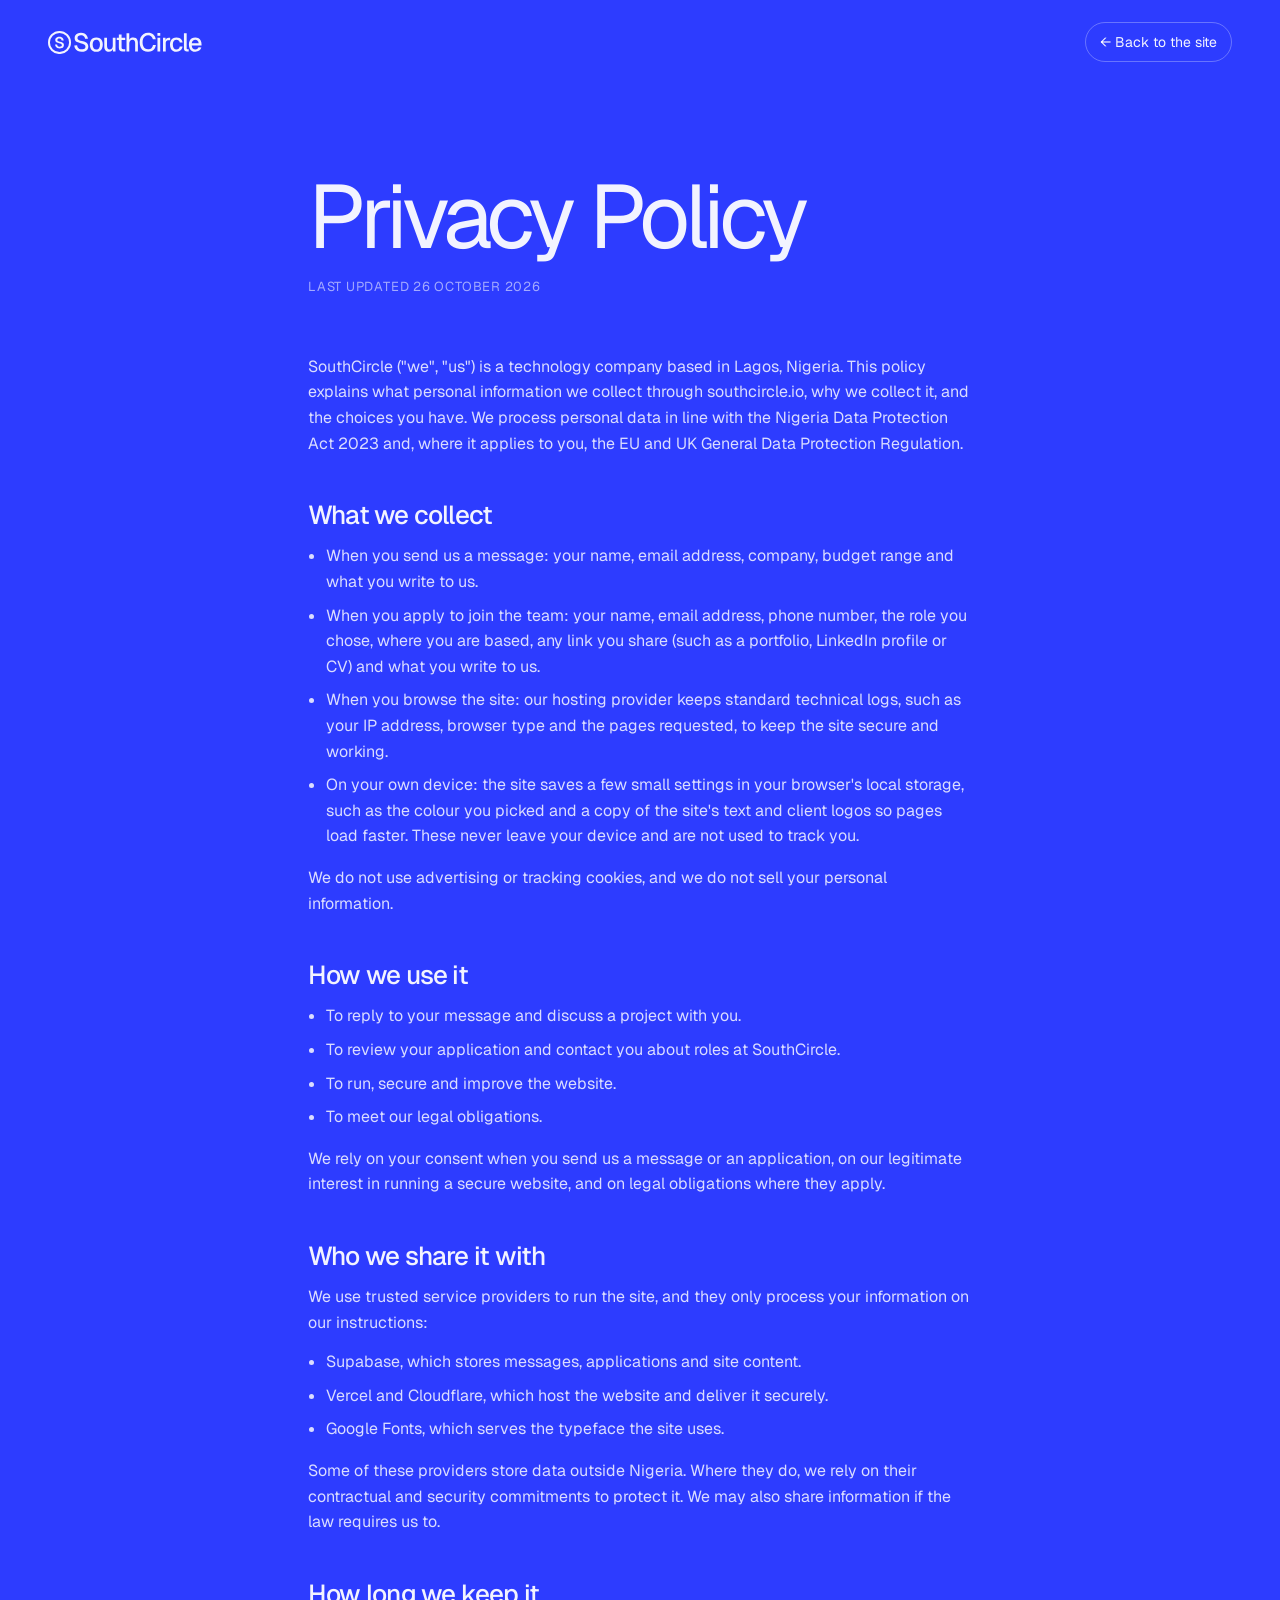
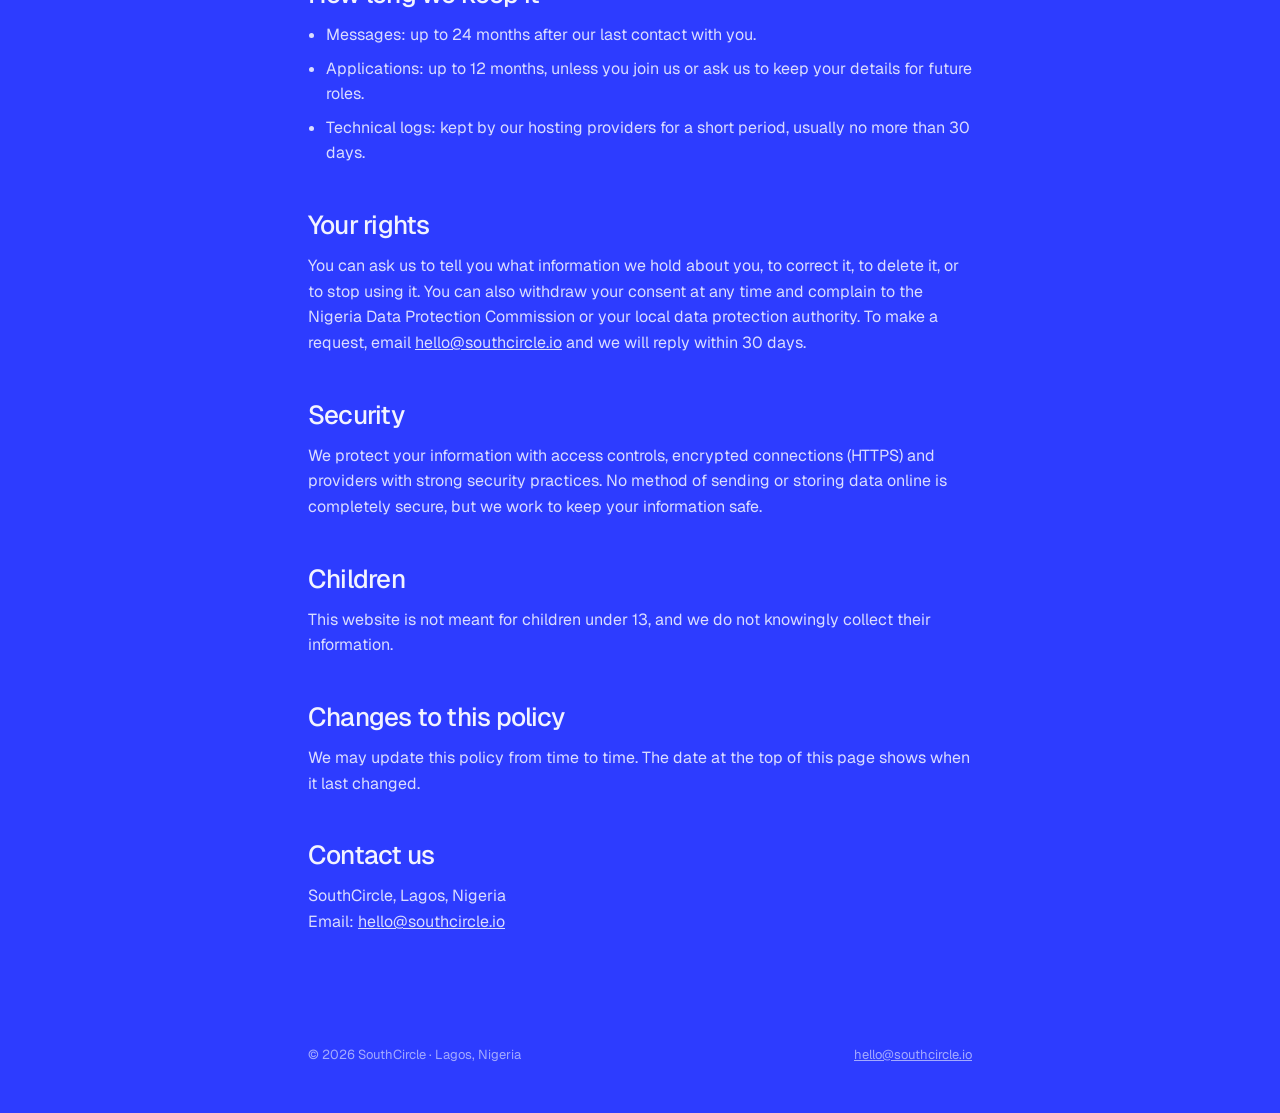
<file: privacy.html>
<!doctype html>
<html lang="en">
<head>
<meta charset="utf-8">
<meta name="viewport" content="width=device-width, initial-scale=1">
<title>Privacy Policy | SouthCircle</title>
<meta name="description" content="How SouthCircle collects, uses and protects personal information on southcircle.io: messages, job applications, your rights and how to contact us.">
<meta name="robots" content="index, follow">
<meta property="og:type" content="website">
<meta property="og:site_name" content="SouthCircle">
<meta property="og:title" content="Privacy Policy | SouthCircle">
<meta property="og:url" content="https://southcircle.io/privacy">
<meta property="og:image" content="https://southcircle.io/og.jpg?v=3">
<meta property="og:image:width" content="1200">
<meta property="og:image:height" content="630">
<meta name="twitter:card" content="summary_large_image">
<link rel="icon" href="/favicon.ico" sizes="48x48">
<link rel="icon" href="/favicon.svg?v=4" type="image/svg+xml">
<link rel="icon" href="/icon-192.png" type="image/png" sizes="192x192">
<meta name="application-name" content="SouthCircle">
<meta name="apple-mobile-web-app-title" content="SouthCircle">
<link rel="apple-touch-icon" href="/apple-touch-icon.png?v=2">
<link rel="preconnect" href="https://fonts.googleapis.com">
<link rel="preconnect" href="https://fonts.gstatic.com" crossorigin>
<link href="https://fonts.googleapis.com/css2?family=Geist:wght@300..800&display=swap" rel="stylesheet">
<script>/* the same colour the visitor picked on the main site */
(function(){var d=document.documentElement,T={light:["#f3f1ec","#0b0b0b"],dark:["#0d0d0d","#f3f1ec"],orange:["#ff4a12","#1a0800"],green:["#1ea866","#04170d"],blue:["#2d3cff","#f2f3ff"],lime:["#57ff1a","#0a1f03"]};
try{var t=localStorage.getItem("sc-theme")||"blue",p,i;if(t=="custom"){var c=JSON.parse(localStorage.getItem("sc-custom"));p=c.v["--paper"];i=c.v["--ink"]}else{t=T[t]?t:"blue";p=T[t][0];i=T[t][1]}d.style.setProperty("--paper",p);d.style.setProperty("--ink",i)}catch(e){}})();</script>
<style>
:root{--paper:#2d3cff;--ink:#f2f3ff;--font:"Geist",ui-sans-serif,system-ui,-apple-system,"Segoe UI",sans-serif}
*{box-sizing:border-box;margin:0;padding:0}
body{font-family:var(--font);font-size:16px;line-height:1.6;background:var(--paper);color:var(--ink);-webkit-font-smoothing:antialiased}
a{color:inherit}
.top{display:flex;align-items:center;justify-content:space-between;gap:16px;padding:22px clamp(16px,4vw,48px)}
.top a.home{display:block;color:inherit}
.logo{height:clamp(20px,1.8vw,26px);width:auto;display:block}
.back{font-size:14px;text-decoration:none;border:1px solid color-mix(in srgb,var(--ink) 30%,transparent);border-radius:99px;padding:8px 14px;transition:background .2s,color .2s}
.back:hover{background:var(--ink);color:var(--paper)}
main{max-width:760px;margin:0 auto;padding:clamp(32px,7vw,96px) clamp(16px,4vw,48px) 96px}
h1{font-weight:400;font-size:clamp(44px,7vw,92px);letter-spacing:-.055em;line-height:.95}
.date{margin-top:18px;font-size:13px;letter-spacing:.06em;text-transform:uppercase;opacity:.6}
.body{margin-top:clamp(32px,5vw,56px)}
.body h2{font-weight:500;font-size:clamp(20px,2.2vw,26px);letter-spacing:-.03em;line-height:1.2;margin:44px 0 12px}
.body p{margin:0 0 14px;opacity:.88}
.body ul{margin:0 0 16px;padding-left:1.1em}
.body li{margin:0 0 8px;opacity:.88}
.body li::marker{opacity:.5}
footer{max-width:760px;margin:0 auto;padding:0 clamp(16px,4vw,48px) 48px;font-size:13px;opacity:.6;display:flex;gap:16px;flex-wrap:wrap;justify-content:space-between}
</style>
</head>
<body>
<header class="top"><a class="home" href="/" aria-label="SouthCircle home"><svg class="logo" role="img" aria-label="SouthCircle" viewBox="0 0 954 143" fill="none" xmlns="http://www.w3.org/2000/svg"><path d="M209.08 129.56C200.013 129.56 192.12 127.907 185.4 124.6C178.787 121.293 173.56 116.707 169.72 110.84C165.88 104.973 163.64 98.1468 163 90.3601L180.76 89.2401C181.507 94.5734 183.053 99.107 185.4 102.84C187.747 106.467 190.893 109.24 194.84 111.16C198.893 112.973 203.747 113.88 209.4 113.88C214.307 113.88 218.467 113.293 221.88 112.12C225.4 110.84 228.067 108.973 229.88 106.52C231.693 104.067 232.6 101.08 232.6 97.5601C232.6 94.3601 231.8 91.5334 230.2 89.0801C228.707 86.5201 225.773 84.2268 221.4 82.2001C217.133 80.0668 210.84 77.9868 202.52 75.9601C193.453 73.7201 186.2 71.2668 180.76 68.6001C175.32 65.9334 171.373 62.6268 168.92 58.6801C166.573 54.6268 165.4 49.6668 165.4 43.8001C165.4 37.2934 166.947 31.5868 170.04 26.6801C173.24 21.6668 177.773 17.7734 183.64 15.0001C189.507 12.2268 196.547 10.8401 204.76 10.8401C213.4 10.8401 220.76 12.4401 226.84 15.6401C233.027 18.8401 237.88 23.2134 241.4 28.7601C245.027 34.3068 247.267 40.6534 248.12 47.8001L230.36 48.7601C229.827 44.3868 228.493 40.5468 226.36 37.2401C224.227 33.8267 221.347 31.2134 217.72 29.4001C214.093 27.4801 209.667 26.5201 204.44 26.5201C197.827 26.5201 192.6 28.0668 188.76 31.1601C185.027 34.1467 183.16 38.1467 183.16 43.1601C183.16 46.3601 183.907 49.0801 185.4 51.3201C187 53.4534 189.773 55.3201 193.72 56.9201C197.773 58.5201 203.48 60.2268 210.84 62.0401C220.653 64.2801 228.44 67.0534 234.2 70.3601C240.067 73.5601 244.227 77.3468 246.68 81.7201C249.133 86.0934 250.36 91.0534 250.36 96.6001C250.36 103.32 248.6 109.187 245.08 114.2C241.667 119.107 236.867 122.893 230.68 125.56C224.493 128.227 217.293 129.56 209.08 129.56Z" fill="currentColor"/><path d="M299.962 128.92C291.856 128.92 284.763 127.107 278.683 123.48C272.603 119.853 267.909 114.68 264.603 107.96C261.296 101.24 259.643 93.4002 259.643 84.4402C259.643 75.3735 261.296 67.5335 264.603 60.9202C267.909 54.3069 272.603 49.1869 278.683 45.5602C284.763 41.8269 291.856 39.9602 299.962 39.9602C308.069 39.9602 315.163 41.8269 321.243 45.5602C327.323 49.1869 332.016 54.3069 335.323 60.9202C338.629 67.5335 340.283 75.3735 340.283 84.4402C340.283 93.4002 338.629 101.24 335.323 107.96C332.016 114.68 327.323 119.853 321.243 123.48C315.163 127.107 308.069 128.92 299.962 128.92ZM299.962 114.2C307.216 114.2 312.816 111.587 316.762 106.36C320.709 101.027 322.683 93.7202 322.683 84.4402C322.683 75.1602 320.709 67.9069 316.762 62.6802C312.816 57.3469 307.216 54.6802 299.962 54.6802C292.816 54.6802 287.216 57.3469 283.162 62.6802C279.216 67.9069 277.243 75.1602 277.243 84.4402C277.243 93.7202 279.216 101.027 283.162 106.36C287.216 111.587 292.816 114.2 299.962 114.2Z" fill="currentColor"/><path d="M377.423 128.92C368.889 128.92 362.062 126.093 356.943 120.44C351.929 114.68 349.423 106.733 349.423 96.6001V41.8801H366.383V92.2801C366.383 99.96 367.716 105.613 370.383 109.24C373.049 112.867 377.102 114.68 382.542 114.68C388.729 114.68 393.529 112.707 396.943 108.76C400.463 104.707 402.223 99.053 402.223 91.8001V41.8801H419.182V127H403.342L403.023 104.76L405.423 105.72C403.929 113.187 400.783 118.947 395.982 123C391.182 126.947 384.996 128.92 377.423 128.92Z" fill="currentColor"/><path d="M463.594 127C455.487 127 449.514 125.133 445.674 121.4C441.834 117.667 439.914 111.853 439.914 103.96V21.8801H456.874V102.68C456.874 106.627 457.727 109.347 459.434 110.84C461.14 112.333 463.754 113.08 467.274 113.08H479.434V127H463.594ZM426.954 55.8001V41.8801H479.434V55.8001H426.954Z" fill="currentColor"/><path d="M487.641 127V13.4001H504.601V61.0801L502.521 60.7601C503.481 55.9601 505.241 52.0668 507.801 49.0801C510.361 45.9868 513.508 43.6934 517.241 42.2001C520.975 40.7068 525.081 39.9601 529.561 39.9601C535.748 39.9601 540.975 41.3468 545.241 44.1201C549.508 46.7868 552.708 50.5734 554.841 55.4801C557.081 60.3868 558.201 65.9868 558.201 72.2801V127H541.241V76.7601C541.241 69.0801 539.908 63.4268 537.241 59.8001C534.681 56.0668 530.628 54.2001 525.081 54.2001C518.895 54.2001 513.935 56.1734 510.201 60.1201C506.468 63.9601 504.601 69.6134 504.601 77.0801V127H487.641Z" fill="currentColor"/><path d="M621.052 129.56C610.812 129.56 601.799 127.213 594.013 122.52C586.226 117.72 580.146 110.893 575.772 102.04C571.399 93.1868 569.212 82.6268 569.212 70.3601C569.212 58.2001 571.346 47.6934 575.612 38.8401C579.986 29.8801 586.066 23.0001 593.853 18.2001C601.639 13.2934 610.759 10.8401 621.212 10.8401C635.293 10.8401 646.226 14.3601 654.013 21.4001C661.799 28.4401 666.866 38.2001 669.212 50.6801L651.133 51.6401C649.639 43.8534 646.439 37.7734 641.533 33.4001C636.626 28.9201 629.853 26.6801 621.212 26.6801C614.279 26.6801 608.253 28.4401 603.133 31.9601C598.119 35.4801 594.173 40.4934 591.293 47.0001C588.519 53.5068 587.133 61.2934 587.133 70.3601C587.133 79.4268 588.519 87.2134 591.293 93.7201C594.173 100.227 598.173 105.187 603.293 108.6C608.413 112.013 614.332 113.72 621.052 113.72C630.226 113.72 637.319 111.32 642.333 106.52C647.453 101.613 650.652 94.8934 651.932 86.3601L670.013 87.3201C668.626 95.9601 665.853 103.427 661.693 109.72C657.533 116.013 652.039 120.92 645.212 124.44C638.386 127.853 630.332 129.56 621.052 129.56Z" fill="currentColor"/><path d="M679.766 127V41.8801H696.726V127H679.766ZM679.446 29.5601V12.6001H697.046V29.5601H679.446Z" fill="currentColor"/><path d="M714.11 127V41.8801H729.63L730.27 64.4401L728.83 63.9601C730.003 56.2801 732.35 50.6801 735.87 47.1601C739.497 43.6401 744.35 41.8801 750.43 41.8801H758.59V57.0801H750.43C746.163 57.0801 742.59 57.7734 739.71 59.1601C736.83 60.5468 734.643 62.6801 733.15 65.5601C731.763 68.4401 731.07 72.1734 731.07 76.7601V127H714.11Z" fill="currentColor"/><path d="M797.713 128.92C789.606 128.92 782.513 127.107 776.432 123.48C770.352 119.853 765.659 114.68 762.352 107.96C759.046 101.24 757.393 93.4002 757.393 84.4402C757.393 75.4802 759.046 67.6935 762.352 61.0802C765.659 54.3602 770.352 49.1869 776.432 45.5602C782.513 41.8269 789.606 39.9602 797.713 39.9602C804.646 39.9602 810.779 41.1869 816.112 43.6402C821.552 45.9869 825.926 49.4535 829.232 54.0402C832.646 58.6269 834.832 64.2269 835.792 70.8402L818.033 71.8002C817.179 66.2535 814.939 62.0402 811.312 59.1602C807.686 56.1735 803.153 54.6802 797.713 54.6802C790.566 54.6802 784.966 57.3469 780.912 62.6802C776.966 67.9069 774.992 75.1602 774.992 84.4402C774.992 93.7202 776.966 101.027 780.912 106.36C784.966 111.587 790.566 114.2 797.713 114.2C803.153 114.2 807.686 112.707 811.312 109.72C814.939 106.627 817.179 101.987 818.033 95.8002L835.792 96.7602C834.832 103.267 832.646 108.92 829.232 113.72C825.926 118.52 821.552 122.253 816.112 124.92C810.779 127.587 804.646 128.92 797.713 128.92Z" fill="currentColor"/><path d="M862.607 127C857.061 127 852.581 125.56 849.167 122.68C845.754 119.8 844.047 115.213 844.047 108.92V13.4001H861.008V107.32C861.008 109.24 861.487 110.68 862.448 111.64C863.514 112.6 865.008 113.08 866.927 113.08H873.648V127H862.607Z" fill="currentColor"/><path d="M915.15 128.92C906.83 128.92 899.63 127.107 893.55 123.48C887.577 119.853 882.937 114.68 879.63 107.96C876.43 101.24 874.83 93.4002 874.83 84.4402C874.83 75.4802 876.43 67.6935 879.63 61.0802C882.937 54.3602 887.577 49.1869 893.55 45.5602C899.523 41.8269 906.563 39.9602 914.67 39.9602C922.35 39.9602 929.123 41.7735 934.99 45.4002C940.857 48.9202 945.39 54.0402 948.59 60.7602C951.897 67.4802 953.55 75.5869 953.55 85.0802V89.4002H892.43C892.857 97.7202 895.043 103.96 898.99 108.12C903.043 112.28 908.483 114.36 915.31 114.36C920.323 114.36 924.483 113.187 927.79 110.84C931.097 108.493 933.39 105.347 934.67 101.4L952.27 102.52C950.03 110.413 945.603 116.813 938.99 121.72C932.483 126.52 924.537 128.92 915.15 128.92ZM892.43 76.6002H935.63C935.097 69.0269 932.91 63.4269 929.07 59.8002C925.337 56.1735 920.537 54.3602 914.67 54.3602C908.59 54.3602 903.577 56.2802 899.63 60.1202C895.79 63.8535 893.39 69.3468 892.43 76.6002Z" fill="currentColor"/><path d="M71.5 6C107.675 6 137 35.3253 137 71.5C137 107.675 107.675 137 71.5 137C35.3253 137 6 107.675 6 71.5C6 35.3253 35.3253 6 71.5 6Z" stroke-width="12" stroke="currentColor"/><path d="M72.6545 108.258C66.8935 108.258 61.9185 107.243 57.7285 105.214C53.5385 103.184 50.2325 100.369 47.8105 96.7687C45.4535 93.1026 44.0785 88.8474 43.6865 84.003L56.6486 83.2174C57.0406 86.2288 57.8925 88.7819 59.2015 90.8768C60.5765 92.9717 62.3765 94.5756 64.6025 95.6885C66.8935 96.7359 69.6425 97.2596 72.8505 97.2596C75.6005 97.2596 77.9245 96.9323 79.8225 96.2777C81.7865 95.5575 83.2595 94.5428 84.2415 93.2335C85.2895 91.8588 85.8126 90.1894 85.8126 88.2255C85.8126 86.4579 85.3876 84.8868 84.5366 83.512C83.6856 82.0718 82.0485 80.7952 79.6265 79.6823C77.2045 78.5039 73.6035 77.3583 68.8245 76.2454C63.0635 74.9361 58.4485 73.4631 54.9785 71.8265C51.5095 70.1244 48.9885 68.0295 47.4175 65.5419C45.8465 62.9887 45.0605 59.8137 45.0605 56.0167C45.0605 51.9579 46.0755 48.3901 48.1055 45.3132C50.1345 42.1709 53.0145 39.7487 56.7465 38.0466C60.4775 36.279 64.9625 35.3953 70.1995 35.3953C75.7635 35.3953 80.4775 36.41 84.3395 38.4394C88.2025 40.4033 91.2465 43.1201 93.4725 46.5898C95.6985 50.0594 97.0726 54.0528 97.5966 58.5699L84.7325 59.159C84.4055 56.6059 83.6195 54.3801 82.3755 52.4816C81.1975 50.5831 79.5606 49.1102 77.4666 48.0627C75.4366 46.9498 72.9485 46.3934 70.0035 46.3934C66.3365 46.3934 63.4235 47.2444 61.2635 48.9465C59.1685 50.5831 58.1215 52.7762 58.1215 55.5257C58.1215 57.4242 58.5465 58.9954 59.3975 60.2392C60.3145 61.483 61.9185 62.5632 64.2095 63.4797C66.5005 64.3308 69.7085 65.2473 73.8325 66.2293C80.0515 67.5386 84.9945 69.2079 88.6605 71.2373C92.3265 73.2667 94.9455 75.6235 96.5165 78.3075C98.0875 80.9916 98.8735 84.0685 98.8735 87.5381C98.8735 91.7933 97.7925 95.4921 95.6325 98.6344C93.4725 101.711 90.4286 104.101 86.5005 105.803C82.5725 107.439 77.9575 108.258 72.6545 108.258Z" fill="currentColor"/></svg></a><a class="back" href="/">← Back to the site</a></header>
<main>
  <h1>Privacy Policy</h1>
  <p class="date" id="date"></p>
  <div class="body" id="body"><noscript><p>Please turn on JavaScript to read this policy, or email hello@southcircle.io for a copy.</p></noscript></div>
</main>
<footer><span>© <span id="yr">2026</span> SouthCircle · Lagos, Nigeria</span><a href="mailto:hello@southcircle.io">hello@southcircle.io</a></footer>
<script src="/privacy.js"></script>
<script>
/* the policy text: the version saved in the admin if there is one, otherwise the standard one */
(function(){
  var SB_URL="https://yjunyikzjnvffpzkcduz.supabase.co",SB_KEY="sb_publishable_9vTENY-4Qajb5zaDcqI6FQ_QTrCmM5M";
  var esc=function(v){return String(v==null?"":v).replace(/[&<>"']/g,function(c){return{"&":"&amp;","<":"&lt;",">":"&gt;",'"':"&quot;","'":"&#39;"}[c]})};
  var link=function(t){return t.replace(/([\w.+-]+@[\w-]+\.[\w.-]+)/g,'<a href="mailto:$1">$1</a>').replace(/(https?:\/\/[^\s<]+)/g,'<a href="$1" rel="noopener">$1</a>')};
  function render(text,updated){
    var html=String(text||"").replace(/\r/g,"").split(/\n\s*\n/).map(function(block){
      var lines=block.split("\n").filter(function(l){return l.trim()}),out="",list=[],para=[];
      var flush=function(){if(list.length){out+="<ul>"+list.map(function(l){return"<li>"+link(esc(l))+"</li>"}).join("")+"</ul>";list=[]}if(para.length){out+="<p>"+para.map(function(l){return link(esc(l))}).join("<br>")+"</p>";para=[]}};
      lines.forEach(function(l){l=l.trim();if(/^##\s+/.test(l)){flush();out+="<h2>"+esc(l.replace(/^##\s+/,""))+"</h2>"}else if(/^[-•]\s+/.test(l)){if(para.length)flush();list.push(l.replace(/^[-•]\s+/,""))}else{if(list.length)flush();para.push(l)}});
      flush();return out}).join("");
    document.getElementById("body").innerHTML=html;
    var d=new Date((updated||window.SC_PRIVACY_UPDATED)+"T12:00:00");
    document.getElementById("date").textContent="Last updated "+d.toLocaleDateString("en-GB",{day:"numeric",month:"long",year:"numeric"});
  }
  document.getElementById("yr").textContent=new Date().getFullYear();
  render(window.SC_PRIVACY_DEFAULT,window.SC_PRIVACY_UPDATED);
  fetch(SB_URL+"/rest/v1/sc_settings?key=eq.privacy&select=value",{headers:{apikey:SB_KEY}}).then(function(r){return r.ok?r.json():[]}).then(function(rows){
    if(!rows[0])return;var v=JSON.parse(rows[0].value);if(v&&v.text&&v.text.trim())render(v.text,v.updated);
  }).catch(function(){});
})();
</script>
</body>
</html>
</file>
<file: site.css>
@font-face{font-family:"SPAR";src:url("/fonts/spar.woff") format("woff");font-weight:400;font-display:swap}
:root{
  --paper:#f3f1ec;--ink:#0b0b0b;--accent:#ff4a12;
  --serif:"SPAR", Georgia, "Times New Roman", serif;
  --font:"Geist", ui-sans-serif, system-ui, -apple-system, "Segoe UI", sans-serif;
  --gutter:clamp(16px,2.4vw,36px);
  --ease:cubic-bezier(.19,1,.22,1);
  --mute:color-mix(in srgb,var(--ink) 55%,var(--paper));--line:color-mix(in srgb,var(--ink) 14%,transparent);--soft:color-mix(in srgb,var(--ink) 80%,var(--paper));
}
/* colour themes, picked by the visitor */
html[data-theme="dark"]{--paper:#0d0d0d;--ink:#f3f1ec;--accent:#ff4a12}
/* intro word wall: orange for light and dark, the theme's own colours for the others */
:root{--wall:#ff4a12;--wall-faint:rgba(11,11,11,.13);--wall-word:#fff}
html:is([data-theme="orange"],[data-theme="green"],[data-theme="blue"],[data-theme="lime"],[data-theme="custom"]){--wall:var(--ink);--wall-faint:color-mix(in srgb,var(--paper) 20%,transparent);--wall-word:var(--paper)}
html[data-theme="orange"]{--paper:#ff4a12;--ink:#1a0800;--accent:#fff1e8}
html[data-theme="green"]{--paper:#1ea866;--ink:#04170d;--accent:#eafff2}
html[data-theme="blue"]{--paper:#2d3cff;--ink:#f2f3ff;--accent:#ffffff}
html[data-theme="lime"]{--paper:#57ff1a;--ink:#0a1f03;--accent:#f3fff0}
*{box-sizing:border-box;margin:0;padding:0}
html,body{height:100%;overflow:hidden;overscroll-behavior:none}
body{font-family:var(--font);font-size:15px;line-height:1.45;-webkit-font-smoothing:antialiased;background:var(--paper)}
a{color:inherit;text-decoration:none}
button{font:inherit;color:inherit;background:none;border:0;cursor:pointer}
::selection{background:var(--accent);color:#fff}
.sr{position:absolute;width:1px;height:1px;overflow:hidden;clip:rect(0 0 0 0);white-space:nowrap}

/* ---------- the one section ---------- */
.stage{position:fixed;inset:0;height:100svh;background:var(--paper);color:var(--ink);transition:background .9s var(--ease),color .9s var(--ease);
}
.stage.dark{background:var(--ink);color:var(--paper);--mute:color-mix(in srgb,var(--paper) 58%,var(--ink));--line:color-mix(in srgb,var(--paper) 18%,transparent);--soft:color-mix(in srgb,var(--paper) 78%,var(--ink))}

/* every page reads from the top */
.page{position:absolute;inset:0;padding:clamp(76px,11vh,120px) calc(var(--gutter) + 30px) var(--gutter) var(--gutter);display:flex;flex-direction:column;justify-content:flex-start;visibility:hidden;pointer-events:none}
.page.is-active{visibility:visible;pointer-events:auto}
.page.is-leaving{visibility:visible}

.rv{opacity:0;transform:translateY(48px);transition:opacity .7s ease,transform 1s var(--ease)}
.page.is-active .rv{opacity:1;transform:none;transition-delay:calc(.25s + var(--d,0) * 70ms)}
.page.is-leaving .rv{opacity:0;transform:translateY(-48px);transition-duration:.45s,.6s;transition-delay:0s}
.page.from-above .rv{transform:translateY(-48px)}
.page.is-leaving.to-below .rv{transform:translateY(48px)}

/* ---------- IMAGINE MORE: real text on a 3D ring (sharp at any size) ---------- */
.ring-wrap{position:fixed;left:50%;top:50%;z-index:20;pointer-events:none;opacity:0;transform:translate(-50%,-50%) scale(.82);
  transition:opacity .6s ease,transform 1.3s var(--ease)}
body[data-page="home"] .ring-wrap{opacity:1;transform:translate(-50%,-50%)}
.ring{position:relative;width:var(--w,600px);height:var(--h,360px);perspective:2200px;color:var(--ink);transition:transform 1.2s var(--ease)}
.ring__tilt{position:absolute;left:50%;top:50%;width:0;height:0;transform-style:preserve-3d}
.ring__spin{position:absolute;left:0;top:0;width:0;height:0;transform-style:preserve-3d;animation:spin var(--dur,14s) linear infinite}
.ring__spin span{position:absolute;left:0;top:0;font-weight:340;font-size:var(--fs,64px);line-height:1;white-space:pre;letter-spacing:.01em;
  transform:translate(-50%,-50%) rotateY(var(--a)) translateZ(var(--r))}
@keyframes spin{to{transform:rotateY(-360deg)}}

/* ---------- product orbit ---------- */
.orbit{position:absolute;inset:0;pointer-events:none;opacity:0;transition:opacity .8s ease}
.orbit.on{opacity:1}
.orbit.on .prod{pointer-events:auto}
.prod{position:absolute;left:0;top:0;width:var(--ps,64px);height:var(--ps,64px);margin:calc(var(--ps,64px) / -2) 0 0 calc(var(--ps,64px) / -2);border-radius:50%;pointer-events:none;will-change:transform}
.prod__mark{width:100%;height:100%;border-radius:50%;background:var(--bg);color:var(--fg);display:grid;place-items:center;
  box-shadow:0 10px 30px -12px rgba(0,0,0,.35);transition:transform .5s var(--ease),filter .4s ease,opacity .4s ease}
.prod__mark svg{width:46%;height:46%}
.prod__name{position:absolute;left:50%;top:calc(100% + 10px);transform:translate(-50%,6px);white-space:nowrap;font-size:12px;letter-spacing:.01em;color:var(--ink);
  background:var(--paper);padding:4px 9px;border-radius:99px;box-shadow:0 0 0 1px rgba(11,11,11,.1);opacity:0;transition:opacity .3s ease,transform .4s var(--ease)}
.orbit.hovering .prod .prod__mark{opacity:.35;filter:grayscale(1)}
.orbit.hovering .prod.hot .prod__mark{opacity:1;filter:none;transform:scale(1.22)}
.prod.hot .prod__name{opacity:1;transform:translate(-50%,0)}
.prod:focus-visible{outline:2px solid var(--accent);outline-offset:4px}
.orbit-hint{position:absolute;left:var(--gutter);bottom:var(--gutter);font-size:12px;color:var(--mute)}
.st__label{position:absolute;left:var(--gutter);top:clamp(76px,11vh,120px)}

/* ---------- product dialog: square, in the product's own colours ---------- */
dialog.pd{margin:auto;border:0;padding:0;background:none;max-width:min(640px,calc(100vw - 32px));width:100%;overflow:visible}
dialog.pd::backdrop{background:rgba(11,11,11,.5);backdrop-filter:blur(6px);-webkit-backdrop-filter:blur(6px)}
dialog.pd[open]{animation:pdIn .6s var(--ease)}
dialog.pd[open]::backdrop{animation:fade .4s ease}
@keyframes pdIn{from{opacity:0;transform:translateY(24px)}}
@keyframes fade{from{opacity:0}}
.pd__card{background:var(--bg);color:var(--fg);position:relative;padding:clamp(24px,4vw,40px)}
.pd__head{display:flex;align-items:flex-start;justify-content:space-between;gap:16px;padding-right:44px}
.pd__logo{width:clamp(56px,8vw,76px);height:clamp(56px,8vw,76px);color:var(--fg)}
.pd__logo svg{width:100%;height:100%}
.pd__status{font-size:12px;letter-spacing:.04em;text-transform:uppercase;padding:5px 10px;border:1px solid currentColor}
.pd__close{position:absolute;top:0;right:0;width:52px;height:52px;font-size:24px;line-height:52px;color:var(--fg);transition:background .3s,color .3s}
.pd__close:hover{background:var(--fg);color:var(--bg)}
.pd__name{margin-top:clamp(28px,5vh,56px);font-family:var(--serif);font-weight:400;font-size:clamp(44px,7vw,76px);line-height:.95;letter-spacing:-.015em}
.pd__tag{margin-top:10px;font-size:16px;opacity:.85}
.pd__row{margin-top:18px;display:grid;grid-template-columns:1fr auto;gap:clamp(16px,3vw,32px);align-items:center}
.pd__desc{font-size:14px;line-height:1.55;opacity:.8;max-width:46ch}
.pd__anim{width:clamp(84px,14vw,112px);aspect-ratio:1;border:1px solid;border-color:color-mix(in srgb,currentColor 30%,transparent);display:grid;place-items:center}
.pd__anim svg{width:100%;height:100%;overflow:visible}
.pd__meta{margin-top:26px;display:grid;grid-template-columns:repeat(3,1fr);gap:12px;border-top:1px solid;border-color:color-mix(in srgb,currentColor 30%,transparent);padding-top:14px}
.pd__meta dt{font-size:11px;letter-spacing:.04em;text-transform:uppercase;opacity:.65}
.pd__meta dd{font-size:14px;margin-top:4px}
.pd__cta{margin-top:28px;display:inline-flex;align-items:center;gap:10px;font-size:14px;padding:14px 20px;background:var(--fg);color:var(--bg);transition:opacity .3s}
.pd__cta:hover{opacity:.85}

/* tiny product animations */
.an-bars rect{fill:currentColor;transform-box:fill-box;transform-origin:50% 100%;animation:bar 2.4s var(--ease) infinite;animation-delay:var(--d)}
@keyframes bar{0%,100%{transform:scaleY(var(--lo,.25))}50%{transform:scaleY(1)}}
.an-eq rect{fill:currentColor;transform-box:fill-box;transform-origin:50% 50%;animation:eq 1.1s ease-in-out infinite alternate;animation-delay:var(--d)}
@keyframes eq{from{transform:scaleY(.2)}to{transform:scaleY(1)}}
.an-ecg{stroke-dasharray:100;animation:ecg 2.2s linear infinite}
@keyframes ecg{0%{stroke-dashoffset:100}55%{stroke-dashoffset:0}100%{stroke-dashoffset:-100}}
.an-beat{transform-box:fill-box;transform-origin:center;animation:beat 1.1s ease-in-out infinite}
@keyframes beat{0%,100%{transform:scale(1)}15%{transform:scale(1.25)}30%{transform:scale(1)}45%{transform:scale(1.15)}}
.an-drop > *{fill:currentColor;animation:drop 2.7s var(--ease) infinite;animation-delay:var(--d)}
@keyframes drop{0%{transform:translateY(-56px);opacity:0}22%,72%{transform:none;opacity:1}90%,100%{transform:none;opacity:0}}
.an-sun{transform-origin:36px 38px;animation:spin2 9s linear infinite}
@keyframes spin2{to{transform:rotate(360deg)}}
.an-fill{transform-box:fill-box;transform-origin:0 50%;animation:fill 3s ease-in-out infinite}
@keyframes fill{0%{transform:scaleX(.06)}75%,100%{transform:scaleX(1)}}
@media (prefers-reduced-motion:reduce){.pd__anim *{animation:none !important}}

/* ---------- loader: "We build products with" … then the orange word wall ---------- */
.loader{position:fixed;inset:0;z-index:100;background:var(--paper);color:var(--ink);display:grid;place-items:center;transition:transform 1.1s var(--ease)}
.loader.out{transform:translateY(-100%)}
.ld__intro{font-size:clamp(15px,1.2vw,19px);letter-spacing:-.01em;font-weight:450}
.ld__intro span{opacity:0;display:inline-block;transform:translateY(6px);transition:opacity .35s ease,transform .5s var(--ease)}
.ld__intro span.on{opacity:1;transform:none}
.ld__blue{position:absolute;inset:0;background:var(--wall);display:grid;place-items:center;overflow:hidden;visibility:hidden}
.ld__blue.on{visibility:visible}
.ld__bg{position:absolute;inset:0;display:flex;flex-direction:column;justify-content:center;align-items:center;overflow:hidden;color:var(--wall-faint);font-weight:500;
  font-size:clamp(34px,6.6vw,118px);line-height:1.04;letter-spacing:-.035em;white-space:nowrap;user-select:none}
.ld__row{flex:none;animation:ldrift var(--t,9s) linear infinite alternate}
.ld__row:nth-child(even){animation-direction:alternate-reverse}
@keyframes ldrift{from{transform:translateX(-5%)}to{transform:translateX(5%)}}
.ld__mid{flex:none;width:100%;display:grid;grid-template-columns:1fr auto 1fr;column-gap:.26em}
.ld__l{display:flex;justify-content:flex-end;overflow:hidden}
.ld__r{overflow:hidden}
.ld__word{color:var(--wall-word)}
@media (max-width:700px){.ld__bg{font-size:11.5vw}}
.ld__skip{position:absolute;bottom:var(--gutter);right:var(--gutter);font-size:12px;color:var(--wall-word);opacity:.6;visibility:hidden}
.ld__blue.on ~ .ld__skip{visibility:visible}

/* ---------- cursor + grain ---------- */
.cursor{position:fixed;left:0;top:0;z-index:60;width:10px;height:10px;margin:-5px 0 0 -5px;border-radius:50%;background:#fff;mix-blend-mode:difference;pointer-events:none;
  display:grid;place-items:center;font-size:11px;font-weight:500;color:#000;letter-spacing:.02em;transition:width .35s var(--ease),height .35s var(--ease),margin .35s var(--ease)}
.cursor span{opacity:0;transition:opacity .2s}
.cursor.big{width:66px;height:66px;margin:-33px 0 0 -33px}
.cursor.big span{opacity:1}
@media (hover:none){.cursor{display:none}}
.grain{position:fixed;inset:-50%;z-index:50;pointer-events:none;opacity:.07;
  background-image:url("data:image/svg+xml,%3Csvg xmlns='http://www.w3.org/2000/svg' width='160' height='160'%3E%3Cfilter id='n'%3E%3CfeTurbulence type='fractalNoise' baseFrequency='.9' numOctaves='2' stitchTiles='stitch'/%3E%3C/filter%3E%3Crect width='100%25' height='100%25' filter='url(%23n)'/%3E%3C/svg%3E");
  animation:grain 1s steps(4) infinite}
@keyframes grain{25%{transform:translate(-3%,2%)}50%{transform:translate(2%,-3%)}75%{transform:translate(-2%,-1%)}}

/* ---------- nav + progress ---------- */
.nav{position:fixed;top:0;left:0;right:0;z-index:30;display:grid;grid-template-columns:1fr auto 1fr;align-items:start;padding:20px var(--gutter);color:var(--ink);transition:color .9s var(--ease);font-size:clamp(15px,1.15vw,18px);letter-spacing:-.01em}
.nav__brand{display:block;line-height:0;padding-top:0}
.logo{display:block;height:clamp(20px,1.8vw,28px);width:auto}
.nav__links{display:flex;gap:clamp(22px,2.2vw,36px)}
.nav__links a,.nav__cta{position:relative;opacity:.55;transition:opacity .3s}
.nav__links a.on,.nav__links a:hover,.nav__cta{opacity:1}
.nav__links a::after,.nav__cta::after{content:"";position:absolute;left:0;right:0;bottom:-2px;height:1px;background:currentColor;transform:scaleX(0);transform-origin:right;transition:transform .4s ease}
.nav__links a.on::after,.nav__links a:hover::after,.nav__cta:hover::after{transform:scaleX(1);transform-origin:left}
.nav__end{justify-self:end;display:flex;align-items:center;gap:clamp(14px,1.4vw,22px)}
.nav__theme{width:18px;height:18px;border-radius:50%;border:1.5px solid currentColor;background:linear-gradient(90deg,currentColor 50%,transparent 50%);transition:transform .4s var(--ease)}
.nav__theme:hover{transform:rotate(180deg)}
.progress{position:fixed;right:var(--gutter);top:50%;transform:translateY(-50%);z-index:30;display:flex;flex-direction:column;gap:10px;color:var(--ink);transition:color .9s var(--ease)}
.progress button{width:7px;height:7px;border-radius:50%;background:currentColor;opacity:.3;transition:opacity .3s,transform .3s}
.progress button.on{opacity:1;transform:scale(1.4)}
.counter{position:fixed;right:var(--gutter);top:calc(50% + 72px);transform:translateX(35%);z-index:30;color:var(--ink);transition:color .9s var(--ease);font-size:12px;letter-spacing:.04em;font-variant-numeric:tabular-nums}

/* ---------- type ---------- */
.label{font-size:12px;letter-spacing:.02em;color:var(--mute);display:flex;gap:10px;align-items:center;margin-bottom:clamp(12px,2vh,24px)}
.label::before{content:"";width:6px;height:6px;border-radius:50%;background:var(--accent)}
.display{font-weight:500;letter-spacing:-.055em;line-height:.9}
.small{font-size:13px;line-height:1.45;max-width:32ch}
.grid{display:grid;grid-template-columns:repeat(12,1fr);column-gap:var(--gutter)}
.rule{border-top:1px solid var(--line);padding-top:12px}
.h2{font-size:clamp(38px,min(6vw,10vh),112px)}

/* products statement (Geist, word by word) */
.page.statement{justify-content:flex-start}
.st__body{flex:1;min-height:0;display:grid;place-items:center}
.say{font-family:var(--font);font-weight:400;font-size:clamp(28px,min(3.6vw,6.6vh),64px);line-height:1.12;letter-spacing:-.035em;text-align:center;max-width:15em;position:relative}
.say .w{display:inline-block;opacity:0;transform:translateY(.45em) rotate(var(--r,0deg));filter:blur(6px);transition:opacity .6s ease,transform .9s var(--ease),filter .6s ease}
.page.is-active .say .w{opacity:1;transform:none;filter:none;transition-delay:calc(.35s + var(--i) * 85ms)}
.page.is-leaving .say .w{opacity:0;filter:blur(4px);transform:translateY(-.25em);transition-duration:.4s;transition-delay:calc(var(--i) * 12ms)}
.say .em{position:relative}
.say .em i{font-style:normal;position:absolute;left:0;top:0;opacity:0;transition:opacity .5s ease}
.say .em b{font-weight:400;transition:opacity .5s ease}
.page.is-active .say .em i{opacity:1;transition-delay:calc(.9s + var(--i) * 85ms)}
.page.is-active .say .em b{opacity:0;transition-delay:calc(.9s + var(--i) * 85ms)}
.icon{display:inline-block;width:.95em;height:.95em;vertical-align:-.12em;margin:0 .04em}
.icon svg{display:block;width:100%;height:100%;transform:scale(0) rotate(-180deg);transition:transform 1.1s var(--ease)}
.page.is-active .icon svg{transform:none;transition-delay:.45s}

/* home: trusted by, bottom left */
.trust{position:absolute;left:var(--gutter);bottom:var(--gutter);z-index:21}
.trust__k{font-size:13px;color:var(--mute);margin-bottom:14px}
.trust__list{list-style:none;display:grid;grid-template-columns:repeat(3,max-content);gap:12px 34px}
.trust__list li{font-size:clamp(17px,1.35vw,21px);font-weight:600;letter-spacing:-.035em;line-height:1.2;color:var(--ink)}

/* services: list on the left, picture + summary on the right */
.svx__head{display:flex;justify-content:space-between;align-items:flex-end;gap:var(--gutter);border-bottom:1px solid var(--line);padding-bottom:clamp(12px,2.6vh,30px)}
.svx__head h2,.svx__count{font-weight:500;font-size:clamp(56px,min(9vw,15vh),150px);letter-spacing:-.055em;line-height:.82}
.svx__count{font-weight:400;letter-spacing:-.04em}
.svx__sub{font-size:clamp(14px,1.2vw,18px);line-height:1.3;color:var(--soft);text-align:right;max-width:16ch}
.svx__head + .steps{border-top:0}
.svx__body{flex:1;min-height:0;display:grid;grid-template-columns:minmax(0,8fr) minmax(0,4fr);gap:var(--gutter);padding-top:clamp(20px,4.5vh,48px);align-items:start}
.svx__list{list-style:none}
.svx__row{width:100%;display:grid;grid-template-columns:minmax(0,3fr) minmax(0,5fr);align-items:baseline;text-align:left;padding:clamp(4px,1vh,10px) 0;color:color-mix(in srgb,var(--ink) 24%,transparent);transition:color .4s ease}
.svx__row:hover{color:color-mix(in srgb,var(--ink) 50%,transparent)}
.svx__row.on{color:var(--ink)}
.svx__n{font-size:clamp(30px,min(3.4vw,6vh),54px);font-weight:400;letter-spacing:-.04em;line-height:1.1}
.svx__name{font-size:clamp(28px,min(3vw,5.6vh),48px);font-weight:500;letter-spacing:-.035em;line-height:1.1;transition:transform .5s var(--ease)}
.svx__row.on .svx__name{transform:translateX(6px)}
.svx__panes{display:grid}
.svx__pane{grid-area:1/1;opacity:0;transform:translateY(14px);transition:opacity .45s ease,transform .7s var(--ease);pointer-events:none}
.svx__pane.on{opacity:1;transform:none;pointer-events:auto;transition-delay:.08s}
.svx__art{display:block;width:100%;height:auto;max-height:42vh;aspect-ratio:4/3;overflow:hidden;object-fit:cover}
.svx__desc{margin-top:16px;font-size:clamp(13px,1vw,15px);line-height:1.5;max-width:38ch;color:var(--soft)}
.svx__cta{margin-top:18px;font-size:14px;padding:12px 18px;border-radius:99px;background:var(--ink);color:var(--paper);transition:opacity .3s,transform .3s var(--ease)}
.svx__cta:hover{opacity:.88;transform:translateY(-2px)}
.sa-float{animation:saFloat 4s ease-in-out infinite alternate}
.sa-float2{animation:saFloat 5s ease-in-out infinite alternate-reverse}
@keyframes saFloat{to{transform:translateY(-10px)}}
.sa-draw{animation:saDash 3s linear infinite}
@keyframes saDash{to{stroke-dashoffset:-72}}
.sa-pulse{transform-box:fill-box;transform-origin:center;animation:saPulse 1.8s ease-out infinite}
@keyframes saPulse{from{transform:scale(.6);opacity:1}to{transform:scale(1.6);opacity:0}}
.sa-cursor{animation:saCursor 4s ease-in-out infinite}
@keyframes saCursor{0%,100%{transform:translate(0,0)}50%{transform:translate(40px,-30px)}}
.sa-caret{animation:saBlink 1s steps(1) infinite}
.sa-blink{animation:saBlink 1.6s ease-in-out infinite}
@keyframes saBlink{50%{opacity:0}}
.sa-bars rect{transform-box:fill-box;transform-origin:50% 100%;animation:bar 2.6s var(--ease) infinite}
.sa-bars rect:nth-child(2){animation-delay:.2s}.sa-bars rect:nth-child(3){animation-delay:.4s}
.sa-line{stroke-dasharray:500;animation:saLine 3.5s ease-in-out infinite}
@keyframes saLine{0%{stroke-dashoffset:500}60%,100%{stroke-dashoffset:0}}
@media (max-width:900px){
  .svx__body{grid-template-columns:1fr;gap:18px;padding-top:16px;align-content:start}
  .svx__row{grid-template-columns:44px 1fr;padding:3px 0}
  .svx__n{font-size:18px}
  .svx__name{font-size:clamp(22px,6.4vw,30px)}
  .svx__art{aspect-ratio:16/9;max-height:none;height:auto}
  .svx__art{width:100%}
  .svx__desc{margin-top:10px;font-size:13px}
  .svx__cta{margin-top:12px}
}
@media (max-height:700px) and (max-width:900px){.svx__desc{display:none}}

/* services: big type, more detail */
.svc__head{display:flex;justify-content:space-between;align-items:flex-end;gap:var(--gutter);flex-wrap:wrap}
.svc__intro{max-width:38ch;font-size:clamp(14px,1.1vw,17px);color:var(--soft);line-height:1.45}
.cols{margin-top:clamp(20px,4vh,48px)}
.col{grid-column:span 3;display:flex;flex-direction:column}
.col h3{font-weight:500;font-size:12px;color:var(--mute);margin-bottom:12px;display:flex;justify-content:space-between;letter-spacing:.02em}
.col h4{font-weight:600;font-size:clamp(26px,3vw,50px);letter-spacing:-.045em;line-height:1;margin-bottom:10px}
.col__p{font-size:clamp(13px,1vw,15px);color:var(--soft);line-height:1.45;margin-bottom:14px;max-width:32ch}
.col li{list-style:none;font-size:clamp(15px,1.3vw,21px);line-height:1.32;letter-spacing:-.02em;padding:2px 0 2px 16px;position:relative}
.col li::before{content:"";position:absolute;left:0;top:.62em;width:6px;height:6px;border-radius:50%;background:var(--accent)}
.col__out{margin-top:16px;padding-top:12px;border-top:1px dashed var(--line);font-size:13px;color:var(--soft);max-width:32ch}
.col__out b{display:block;font-weight:500;font-size:11px;letter-spacing:.06em;text-transform:uppercase;color:var(--mute);margin-bottom:4px}

/* gallery: life outside building products; photos scattered around one line */
.page.life{padding:0}
.life__center{position:absolute;inset:0;z-index:2;display:grid;place-items:center;pointer-events:none}
.life__title{width:min(86vw,15em);text-align:center;font-weight:400;font-size:clamp(26px,min(3.2vw,6vh),56px);line-height:1.12;letter-spacing:-.035em}
.life__label{position:absolute;left:var(--gutter);top:clamp(76px,11vh,120px);z-index:3}
.life__wall{position:absolute;inset:0;overflow:hidden}
.ph{position:absolute;left:var(--x);top:var(--y);width:var(--w);aspect-ratio:1;margin:0;
  transform:translate3d(calc(var(--mx,0) * var(--z) * 1px),calc(var(--my,0) * var(--z) * 1px),0);transition:transform 1.1s var(--ease)}
.ph__drag{display:block;width:100%;height:100%;cursor:grab;touch-action:none;will-change:transform;user-select:none;-webkit-user-select:none}
.ph.held .ph__drag{cursor:grabbing}
.ph.held{z-index:4}
.ph__in{display:block;width:100%;height:100%;overflow:hidden;border-radius:50%;background:var(--bg);animation:drift var(--t,9s) ease-in-out infinite alternate;animation-delay:var(--dl,0s);
  filter:grayscale(1) contrast(1.05);transition:transform .6s var(--ease),filter .5s ease}
.ph__in img,.ph__in svg{display:block;width:100%;height:100%;object-fit:cover}
.ph figcaption{position:absolute;left:50%;top:calc(100% + 8px);translate:calc(-50% + var(--dx,0px)) var(--dy,0px);font-size:11px;color:var(--mute);white-space:nowrap;opacity:0;transform:translateY(-4px);transition:opacity .3s,transform .4s var(--ease)}
.ph:hover .ph__in{transform:scale(1.08);filter:none}
.ph:hover{z-index:3}
.ph:hover figcaption{opacity:1;transform:none}
@keyframes drift{0%{translate:-10px -16px;rotate:-1.6deg}50%{translate:12px 6px;rotate:1.2deg}100%{translate:-6px 18px;rotate:-.6deg}}
.ph.lb-src .ph__drag{visibility:hidden}
/* lightbox: a tapped photo grows out of its circle */
dialog.lb{margin:0;padding:0;border:0;background:none;width:100vw;height:100svh;max-width:none;max-height:none;overflow:hidden;color:#f3f1ec}
dialog.lb::backdrop{background:transparent}
.lb__bg{position:absolute;inset:0;background:rgba(11,11,11,.88);opacity:0;transition:opacity .5s ease}
.lb.on .lb__bg{opacity:1}
.lb__img{position:absolute;overflow:hidden;cursor:zoom-out;will-change:transform,clip-path}
.lb__img img,.lb__img svg{display:block;width:100%;height:100%;object-fit:cover}
.lb__cap{position:absolute;left:50%;bottom:clamp(16px,4vh,36px);translate:-50% 0;font-size:15px;letter-spacing:-.01em;white-space:nowrap;opacity:0;transition:opacity .4s ease}
.lb.on .lb__cap{opacity:1;transition-delay:.3s}
.lb__btn{position:absolute;width:48px;height:48px;border-radius:50%;border:1px solid rgba(243,241,236,.3);color:#f3f1ec;font-size:20px;line-height:1;display:grid;place-items:center;opacity:0;transition:opacity .4s ease,background .3s,color .3s}
.lb.on .lb__btn{opacity:1;transition-delay:.25s,0s,0s}
.lb__btn:hover{background:#f3f1ec;color:#0b0b0b}
.lb__close{top:var(--gutter);right:var(--gutter);font-size:26px}
.lb__prev{left:var(--gutter);top:50%;margin-top:-24px}
.lb__next{right:var(--gutter);top:50%;margin-top:-24px}
@media (max-width:700px){.lb__prev,.lb__next{top:auto;bottom:clamp(12px,3vh,28px);margin-top:0}.lb__cap{bottom:calc(clamp(12px,3vh,28px) + 64px)}}
.page.life .ph{opacity:0;scale:.92;transition:transform 1.4s var(--ease),opacity .8s ease,scale 1.2s var(--ease)}
.page.life.is-active .ph{opacity:1;scale:1;transition-delay:0s,calc(.15s + var(--i) * 60ms),calc(.15s + var(--i) * 60ms)}

/* process */
.steps{margin-top:clamp(20px,4vh,48px);border-top:1px solid var(--line)}
.step{display:grid;grid-template-columns:repeat(12,1fr);column-gap:var(--gutter);padding:clamp(10px,2vh,20px) 0;border-bottom:1px solid var(--line);align-items:baseline}
.step .n{grid-column:1/2;font-size:12px;color:var(--mute)}
.step h4{grid-column:2/7;font-weight:500;font-size:clamp(26px,min(3.6vw,6vh),58px);line-height:1;letter-spacing:-.045em;transition:color .3s}
.step p{grid-column:8/12;font-size:13px;color:var(--soft)}
.step:hover h4{opacity:.55}

/* contact */
.contact__title{font-size:clamp(60px,min(12vw,22vh),230px)}
.contact__mail{display:inline-flex;align-items:center;gap:14px;margin-top:clamp(16px,3vh,28px);font-size:clamp(18px,2vw,26px);border-bottom:1px solid currentColor;padding-bottom:6px;transition:color .3s}
.contact__mail:hover{opacity:.7}
.contact__mail span{transition:transform .4s var(--ease)}
.contact__mail:hover span{transform:translate(4px,-4px)}
.contact__row{display:flex;align-items:center;gap:16px 28px;flex-wrap:wrap}
.contact__btn{margin-top:clamp(16px,3vh,28px);font-size:15px;padding:12px 20px;border-radius:99px;background:var(--paper);color:var(--ink);transition:transform .3s var(--ease),opacity .3s}
.contact__btn:hover{transform:translateY(-2px);opacity:.9}
/* contact form */
dialog.msg{margin:auto;border:0;padding:clamp(24px,4vw,40px);width:min(620px,calc(100vw - 32px));max-height:calc(100svh - 32px);overflow:auto;background:var(--paper);color:var(--ink);position:relative}
dialog.msg::backdrop{background:rgba(11,11,11,.55);backdrop-filter:blur(6px);-webkit-backdrop-filter:blur(6px)}
dialog.msg[open]{animation:pdIn .6s var(--ease)}
.msg__close{position:absolute;top:0;right:0;width:52px;height:52px;font-size:24px}
.msg__title{font-weight:500;font-size:clamp(28px,3.4vw,40px);letter-spacing:-.045em;line-height:1;padding-right:40px}
.msg__form{margin-top:24px;display:grid;grid-template-columns:1fr 1fr;gap:14px}
.msg__form label{display:flex;flex-direction:column;gap:6px;font-size:12px;color:var(--mute)}
.msg__form i{font-style:normal;opacity:.7}
.msg__form input,.msg__form select,.msg__form textarea{font:inherit;font-size:16px;color:var(--ink);background:color-mix(in srgb,var(--ink) 5%,var(--paper));border:1px solid color-mix(in srgb,var(--ink) 22%,transparent);border-radius:10px;padding:11px 12px;outline:none;width:100%}
.msg__form textarea{resize:vertical;min-height:110px}
.msg__form input:focus,.msg__form select:focus,.msg__form textarea:focus{border-color:var(--ink)}
.msg__wide,.msg__send{grid-column:1/-1}
.msg__hp{position:absolute;left:-9999px;width:1px;height:1px;overflow:hidden}
.msg__send{justify-self:start;margin-top:4px;font-size:15px;padding:14px 22px;border-radius:99px;background:var(--ink);color:var(--paper);transition:opacity .3s}
.msg__send:disabled{opacity:.5}
.msg__note{margin-top:14px;font-size:15px}
.msg__note:empty{display:none}
@media (max-width:560px){.msg__form{grid-template-columns:1fr}}
.prod__mark img{width:62%;height:62%;object-fit:contain}
.pd__logo img{width:100%;height:100%;object-fit:contain}
.trust__list img{display:block;height:22px;width:auto}
.trust__list a{display:block}
.foot{margin-top:auto;border-top:1px solid var(--line);padding-top:clamp(16px,3vh,30px);font-size:13px}
.foot__cols{display:grid;grid-template-columns:repeat(4,1fr);gap:var(--gutter)}
.foot h6{font-size:11px;font-weight:500;letter-spacing:.06em;text-transform:uppercase;color:var(--mute);margin:0 0 10px}
.foot h6 + * + h6,.foot a + h6{margin-top:16px}
.foot a,.foot p{display:block;line-height:1.75}
.foot a{width:max-content;background:linear-gradient(currentColor,currentColor) 0 100%/0 1px no-repeat;transition:background-size .4s var(--ease)}
.foot a:hover{background-size:100% 1px}
.foot__legal{margin-top:clamp(16px,3vh,30px);font-size:11px;color:var(--mute);display:flex;gap:6px 18px;flex-wrap:wrap}

/* ---------- responsive ---------- */
@media (max-width:1100px){.nav__links{gap:18px}.nav{font-size:15px}}
@media (max-width:900px){
  .nav{grid-template-columns:1fr auto}
  .nav__links{display:none}
  .progress{right:10px}
  .col{grid-column:span 6;margin-bottom:18px}
  .col li:nth-child(n+4),.col__p,.col__out,.svc__intro{display:none}
  .ph{width:calc(var(--w) * 1.9)}
  .ph.hide-m{display:none}
  .step h4{grid-column:2/13}
  .step p{grid-column:2/13;margin-top:6px}
  .counter{display:none}
  .pd__meta{grid-template-columns:1fr 1fr}
  .trust__list{gap:10px 24px}
  .foot__cols{grid-template-columns:1fr 1fr;row-gap:16px}
}
@media (max-width:700px){
  .st__body{place-items:start center;padding-top:clamp(28px,6vh,60px)}
  .say{font-size:clamp(26px,7.6vw,36px)}
}
@media (max-width:560px){
  .step p{font-size:12px}
  .col h4{font-size:24px;margin-bottom:8px}
  .col li{font-size:16px}
}
@media (prefers-reduced-motion:reduce){
  .ring__spin{animation-duration:80s}
  .rv{transform:none !important}
  .grain,.ph__in{animation:none}
}

/* contact page flips the nav too */
body.dark .nav,body.dark .progress,body.dark .counter{color:var(--paper)}

/* the colour themes paint every picture in the theme colour */
/* (product logos keep their own colours in every theme) */
html[data-theme="orange"] :is(.svx__art,.ph__in,.ph:hover .ph__in,.lb__img){filter:url(#tint-orange)}
html[data-theme="green"] :is(.svx__art,.ph__in,.ph:hover .ph__in,.lb__img){filter:url(#tint-green)}
html[data-theme="blue"] :is(.svx__art,.ph__in,.ph:hover .ph__in,.lb__img){filter:url(#tint-blue)}
html[data-theme="lime"] :is(.svx__art,.ph__in,.ph:hover .ph__in,.lb__img){filter:url(#tint-lime)}
html[data-theme="custom"] :is(.svx__art,.ph__in,.ph:hover .ph__in,.lb__img){filter:url(#tint-custom)}

/* theme picker: shown before the intro on a first visit */
.tp{position:fixed;inset:0;z-index:110;display:grid;place-items:center;padding:16px;background:color-mix(in srgb,var(--paper) 55%,transparent);backdrop-filter:blur(14px);-webkit-backdrop-filter:blur(14px);opacity:0;transition:opacity .5s ease}
.tp.on{opacity:1}
.tp[hidden]{display:none}
.tp__card{width:min(860px,100%);background:var(--paper);color:var(--ink);border:1px solid var(--line);padding:clamp(24px,4vw,48px);transform:translateY(24px);transition:transform .8s var(--ease),background .5s ease,color .5s ease}
.tp.on .tp__card{transform:none}
.tp__k{font-size:13px;color:var(--mute)}
.tp__title{margin-top:8px;font-weight:500;font-size:clamp(32px,4.4vw,60px);letter-spacing:-.05em;line-height:.95}
.tp__opts{margin-top:clamp(24px,4vh,40px);display:grid;grid-template-columns:repeat(7,1fr);gap:clamp(10px,1.6vw,20px)}
.tp__o,.tp__c{display:flex;flex-direction:column;align-items:center;gap:10px;font-size:14px;letter-spacing:-.01em}
.tp__sw{width:100%;max-width:104px;aspect-ratio:1;border-radius:50%;background:var(--a);box-shadow:0 0 0 1px color-mix(in srgb,var(--ink) 20%,transparent);display:grid;place-items:center;transition:transform .5s var(--ease),box-shadow .3s}
.tp__sw::after{content:"";width:34%;aspect-ratio:1;border-radius:50%;background:var(--b)}
.tp__o:hover .tp__sw,.tp__o:focus-visible .tp__sw,.tp__c:hover .tp__sw,.tp__c:focus-within .tp__sw{transform:scale(1.07)}
.tp__c{position:relative;cursor:pointer}
.tp__color{position:absolute;inset:0;width:100%;height:100%;opacity:0;cursor:pointer;border:0;padding:0}
.tp__wheel{background:conic-gradient(#ff3b30,#ffcc00,#34c759,#00c7be,#2d3cff,#af52de,#ff2d92,#ff3b30)}
.tp__wheel::after{background:var(--b,#fff)}
.tp__o[aria-pressed="true"] .tp__sw,.tp__c.is-on .tp__sw{box-shadow:0 0 0 2px var(--paper),0 0 0 4px var(--ink)}
.tp__o:focus-visible{outline:none}
.tp__note{margin-top:clamp(20px,3vh,32px);font-size:12px;color:var(--mute)}
@media (max-width:560px){.tp__opts{grid-template-columns:repeat(4,1fr);row-gap:18px}}
html[data-theme="dark"] .prod__mark{box-shadow:0 0 0 1px rgba(243,241,236,.28),0 10px 30px -12px rgba(0,0,0,.35)}

/* product logos: set to black or white in the admin; they show their own colours on hover */
.orbit[data-logos] .prod__mark{transition:transform .5s var(--ease),filter .4s ease,opacity .4s ease,background .4s ease,color .4s ease}
.orbit[data-logos="black"] .prod__mark{background:#0b0b0b;color:#f3f1ec;box-shadow:0 0 0 1px rgba(243,241,236,.22),0 10px 30px -12px rgba(0,0,0,.35)}
.orbit[data-logos="white"] .prod__mark{background:#fff;color:#0b0b0b;box-shadow:0 0 0 1px rgba(11,11,11,.1),0 10px 30px -12px rgba(0,0,0,.35)}
.orbit[data-logos="black"] .prod__mark img{filter:brightness(0) invert(1)}
.orbit[data-logos="white"] .prod__mark img{filter:brightness(0)}
.orbit[data-logos] .prod.hot .prod__mark{background:var(--bg);color:var(--fg)}
.orbit[data-logos] .prod.hot .prod__mark img{filter:none}
</file>
<file: numbers.css>
/* Numbers page: four big figures, each in its own column */
.page.nums{justify-content:flex-start}
.nums__k{font-size:clamp(15px,1.2vw,19px);letter-spacing:-.01em;color:var(--soft)}
.nums__grid{flex:1;min-height:0;display:grid;grid-template-columns:repeat(var(--cols,4),1fr);margin-top:clamp(8px,3vh,40px)}
.num{container-type:inline-size;display:flex;flex-direction:column;justify-content:space-between;gap:24px;border-left:1px solid var(--line);padding:4px clamp(12px,1.4vw,22px) 0}
.num__l{font-size:clamp(11px,.9vw,13px);line-height:1.25;letter-spacing:.04em;text-transform:uppercase;color:var(--soft)}
.num__v{display:flex;align-items:baseline;font-weight:400;font-size:min(24cqw,19vh);line-height:.8;letter-spacing:-.06em;font-variant-numeric:tabular-nums;white-space:nowrap}
.num__v b{font-weight:inherit}
.num__v small{font-size:.36em;letter-spacing:-.02em;margin-left:.06em}
.num__v small.pre{margin:0 .04em 0 0;align-self:flex-start;margin-top:.08em}
/* phones and small tablets: one figure per row so the long numbers stay big */
@media (max-width:900px){
  .nums__grid{grid-template-columns:1fr;grid-template-rows:repeat(var(--cols,4),1fr);margin-top:clamp(16px,3vh,32px)}
  .num{border-left:0;border-top:1px solid var(--line);padding:10px 0 12px;gap:6px}
  .num__v{font-size:min(19cqw,8.5vh)}
}
/* Products page: an uploaded product icon fills its circle like a profile photo
   (kept here so the main stylesheet doesn't need to change) */
.prod__mark{overflow:hidden}
.prod__mark img{width:100%;height:100%;object-fit:cover;border-radius:50%}
.orbit[data-logos="black"] .prod__mark img,.orbit[data-logos="white"] .prod__mark img{filter:grayscale(1)}
.pd__logo{border-radius:50%;overflow:hidden}
.pd__logo img{object-fit:cover}
/* Dark theme: the loading screen's word wall is black too, not orange */
html[data-theme="dark"]{--wall:#0d0d0d;--wall-faint:rgba(243,241,236,.12);--wall-word:#f3f1ec}
/* Contact: no small label, title at the Services heading size, footer text at the menu's size */
#contact .label{display:none}
#contact .contact__title{font-size:clamp(56px,min(9vw,15vh),150px);line-height:.88}
.foot{font-size:clamp(15px,1.15vw,18px);letter-spacing:-.01em}
.foot__legal{font-size:inherit;align-items:baseline}
.foot__legal a{display:inline;line-height:inherit}
@media (max-width:1100px){.foot{font-size:15px}}
</file>
<file: team.css>
/* Careers page: past and present team as floating circles. Drag one and it squishes like the Gallery;
   hover (or tap) a face and the details appear as plain text beside it. */
.tm .tm__info{position:absolute;left:100%;top:50%;right:auto;width:max-content;max-width:min(240px,40vw);padding:0 0 0 16px;
  translate:var(--dx,0px) var(--dy,0px);transform:translate(-6px,-50%);text-align:left;white-space:normal;
  display:grid;gap:3px;font-size:13px;line-height:1.35;color:var(--soft);opacity:0;pointer-events:none;
  transition:opacity .3s ease,transform .45s var(--ease)}
.tm .tm__info b{font-weight:500;font-size:16px;letter-spacing:-.02em;color:var(--ink);margin-bottom:1px}
.tm .tm__info{gap:9px}
.tm__f{display:grid;gap:1px}
.tm__f i{font-style:normal;font-size:10px;letter-spacing:.08em;text-transform:uppercase;color:var(--mute)}
.tm__links{display:flex;flex-wrap:wrap;gap:3px 12px;margin-top:1px}
.tm__links a{color:var(--ink);text-decoration:none;border-bottom:1px solid color-mix(in srgb,var(--ink) 35%,transparent);transition:border-color .2s}
.tm__links a:hover{border-color:var(--ink)}
.tm.lft .tm__info{left:auto;right:100%;padding:0 16px 0 0;text-align:right;transform:translate(6px,-50%)}
.tm.lft .tm__links{justify-content:flex-end}
.tm:is(:hover,.open) .tm__info{opacity:1;transform:translate(0,-50%);pointer-events:auto}
.tm:is(:hover,.open){z-index:6}
.tm.open .ph__in{transform:scale(1.08);filter:none}
.team__note{margin-top:14px;text-align:center;font-size:13px;color:var(--mute)}
.team__note a{pointer-events:auto;color:var(--ink);border-bottom:1px solid currentColor}
.team__note .tp-only{display:none}
@media (hover:none){.team__note .hv{display:none}.team__note .tp-only{display:inline}}
@media (max-width:700px){.tm .tm__info{max-width:56vw;font-size:12px}.tm .tm__info b{font-size:14px}}
</file>
<file: gallery.css>
/* Gallery page: cursor photo trail (see gallery.js). The old floating circles are retired. */
#gallery .life__wall{display:none}
.gt{position:absolute;inset:0;z-index:3;pointer-events:none;overflow:hidden;perspective:1000px;perspective-origin:50% 50%}
.gt__c{position:absolute;left:0;top:0;transform-origin:50% 50%;backface-visibility:hidden;will-change:transform,opacity,filter;
  background:#222;pointer-events:auto;cursor:zoom-in}
.gt__c img{width:100%;height:100%;object-fit:cover;display:block;user-select:none}
@media (hover:none){#gallery .life__center p{display:none}}
/* the photo viewer */
dialog.gv{margin:0;padding:0;border:0;background:none;width:100vw;height:100svh;max-width:none;max-height:none;overflow:hidden;color:#f3f1ec}
dialog.gv::backdrop{background:transparent}
.gv__bg{position:absolute;inset:0;background:rgba(11,11,11,.9);opacity:0;transition:opacity .3s ease;cursor:zoom-out}
.gv.on .gv__bg{opacity:1}
.gv__img{position:absolute;display:block;object-fit:cover;cursor:zoom-out;box-shadow:0 40px 80px -30px rgba(0,0,0,.7);
  transition:left .6s cubic-bezier(.19,1,.22,1),top .6s cubic-bezier(.19,1,.22,1),width .6s cubic-bezier(.19,1,.22,1),height .6s cubic-bezier(.19,1,.22,1),opacity .25s ease}
.gv:not(.on) .gv__img{opacity:0}
.gv__btn{position:absolute;width:48px;height:48px;border-radius:50%;border:1px solid rgba(243,241,236,.35);background:none;color:#f3f1ec;font-size:20px;line-height:1;display:grid;place-items:center;cursor:pointer;opacity:0;transition:opacity .3s ease,background .3s,color .3s}
.gv.on .gv__btn{opacity:1}
.gv__btn:hover{background:#f3f1ec;color:#0b0b0b}
.gv__close{top:clamp(14px,3vh,28px);right:clamp(14px,3vw,32px)}
.gv__prev,.gv__next{top:50%;margin-top:-24px}
.gv__prev{left:clamp(10px,2.5vw,32px)}
.gv__next{right:clamp(10px,2.5vw,32px)}
@media (max-width:700px){.gv__prev,.gv__next{top:auto;bottom:clamp(14px,4vh,32px);margin-top:0}}
</file>
